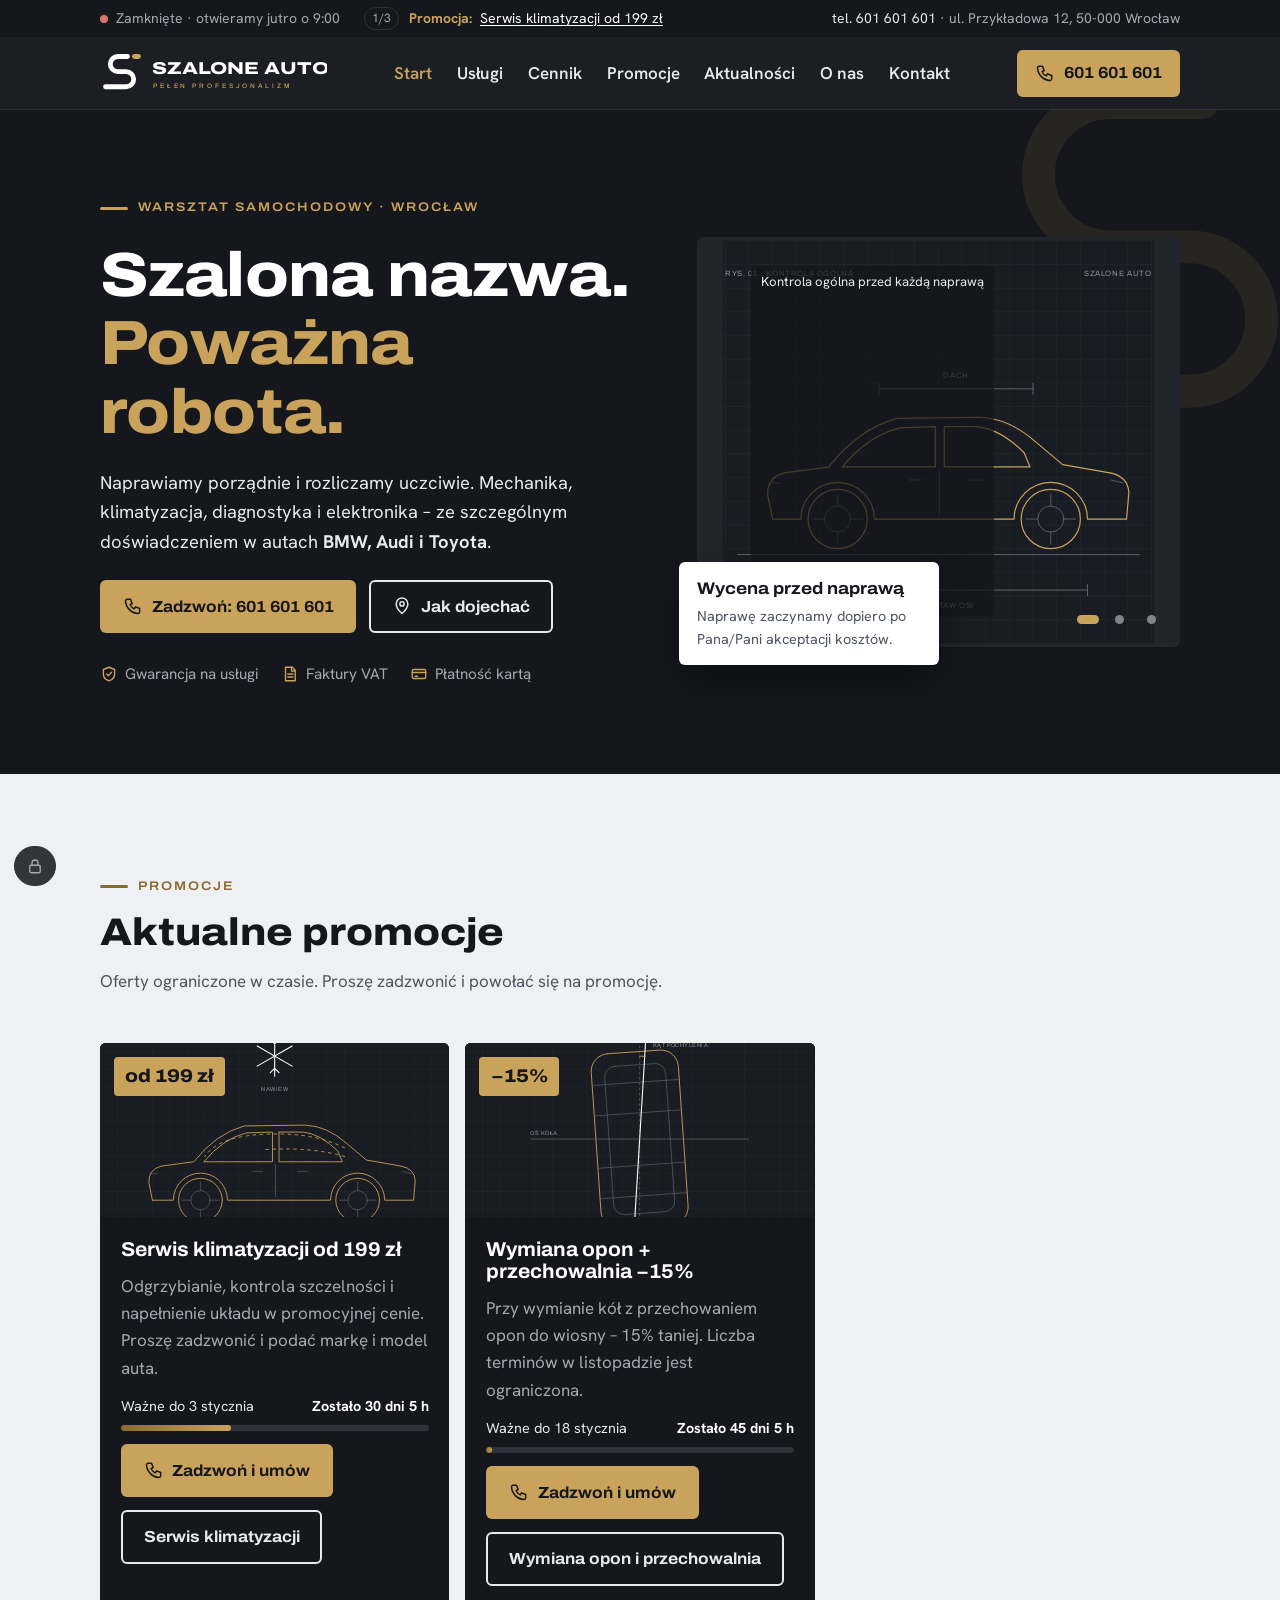
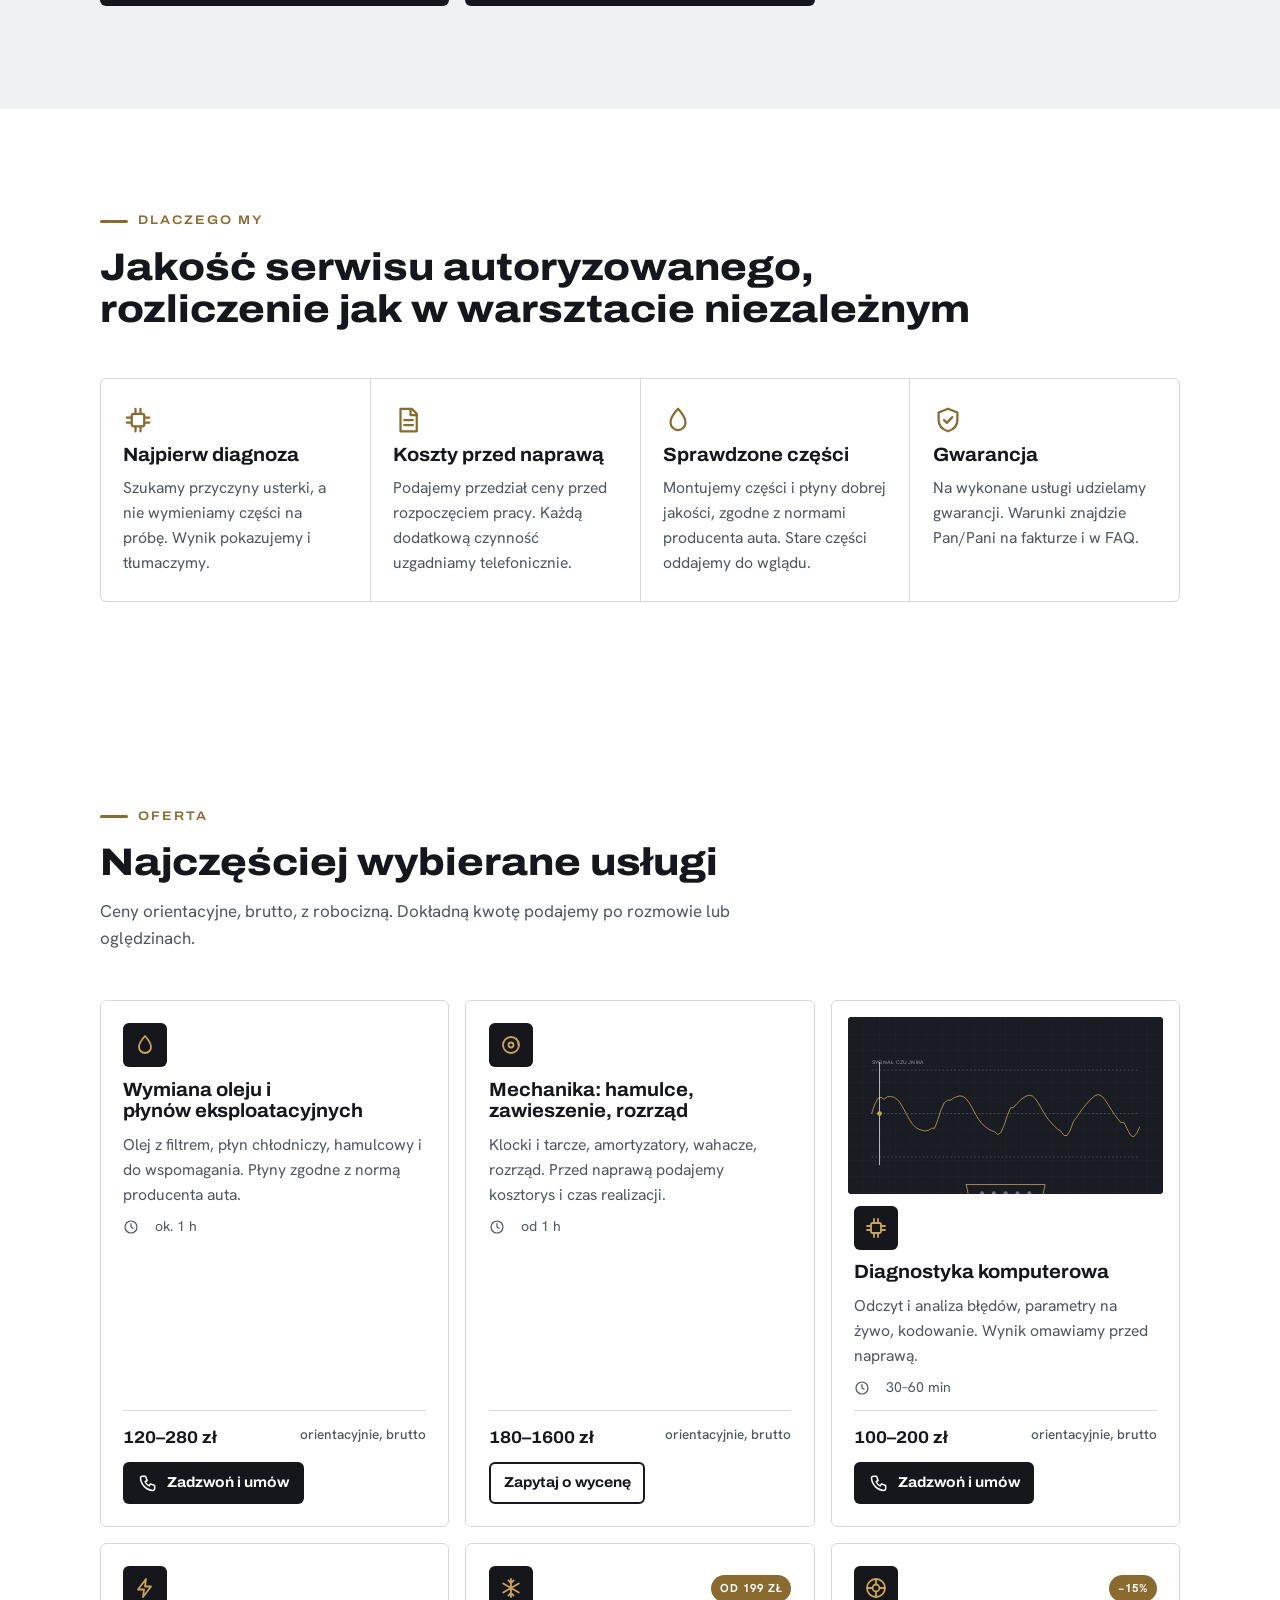
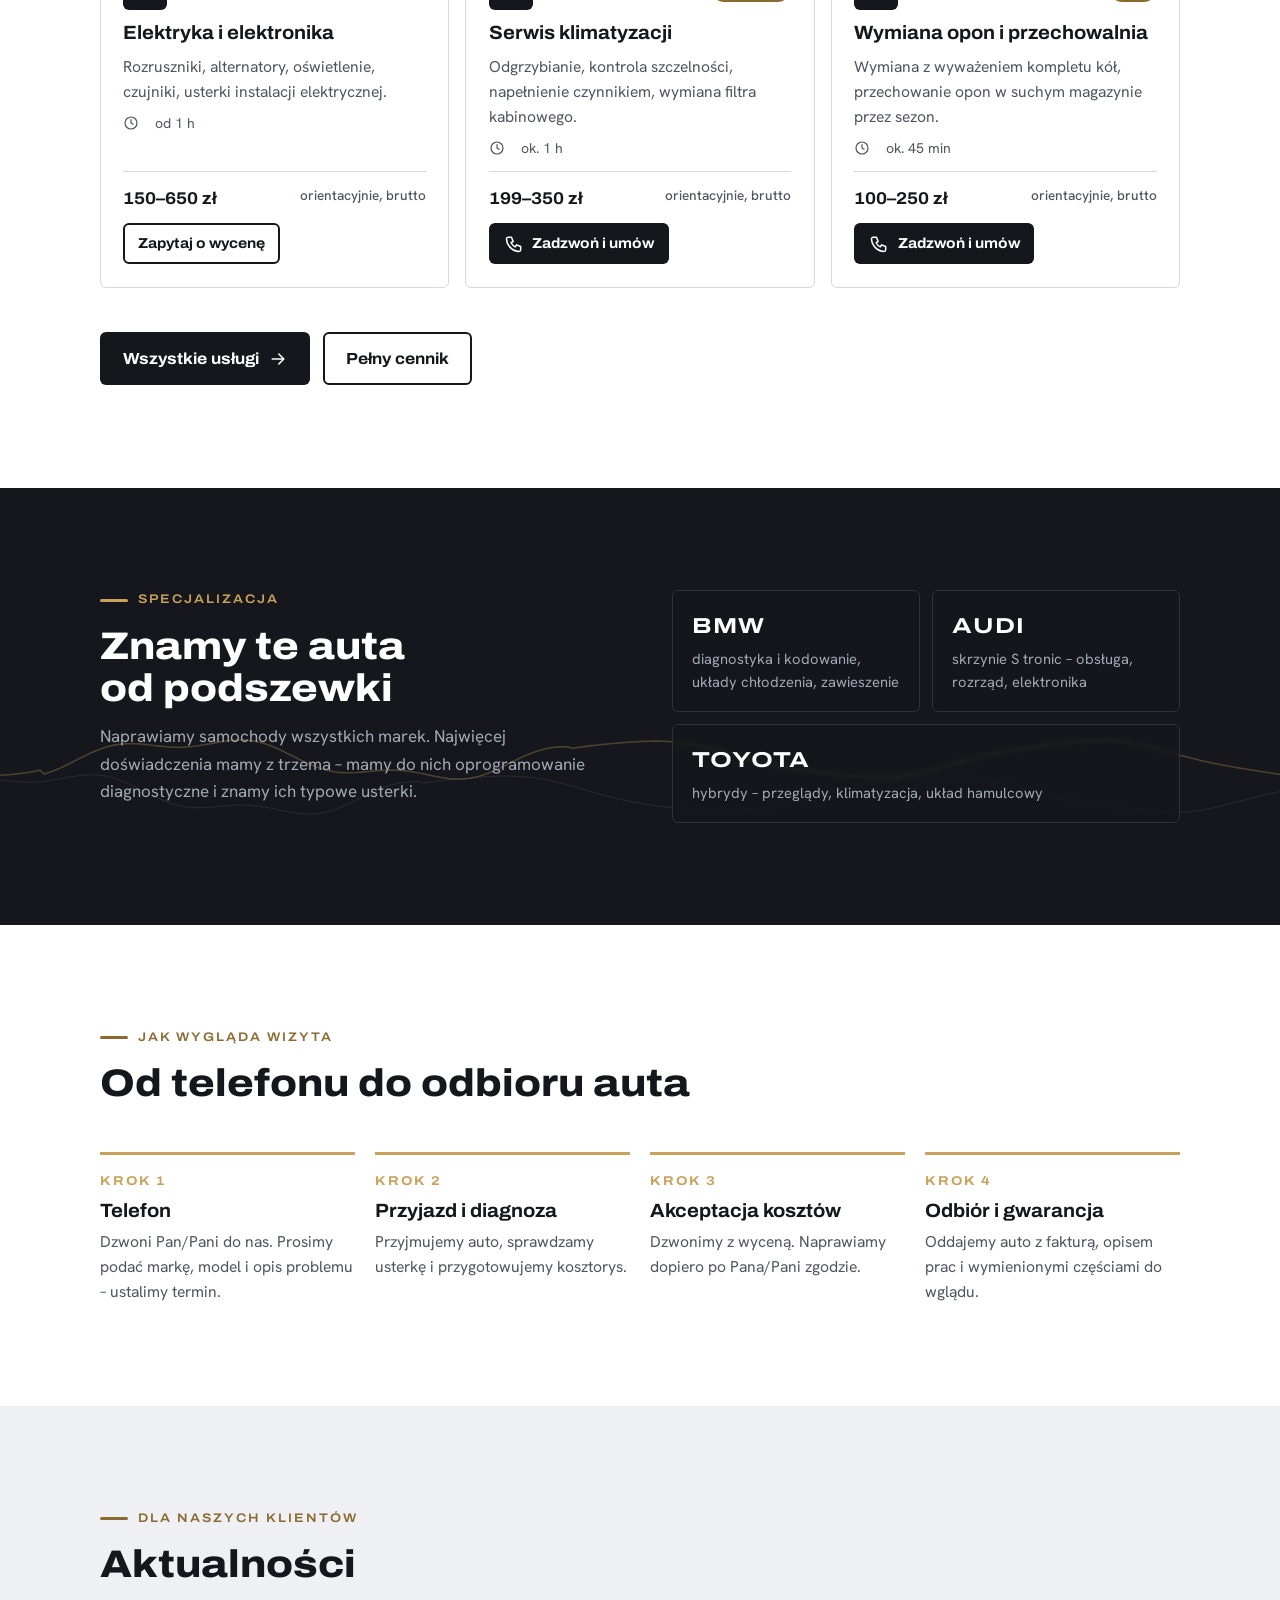
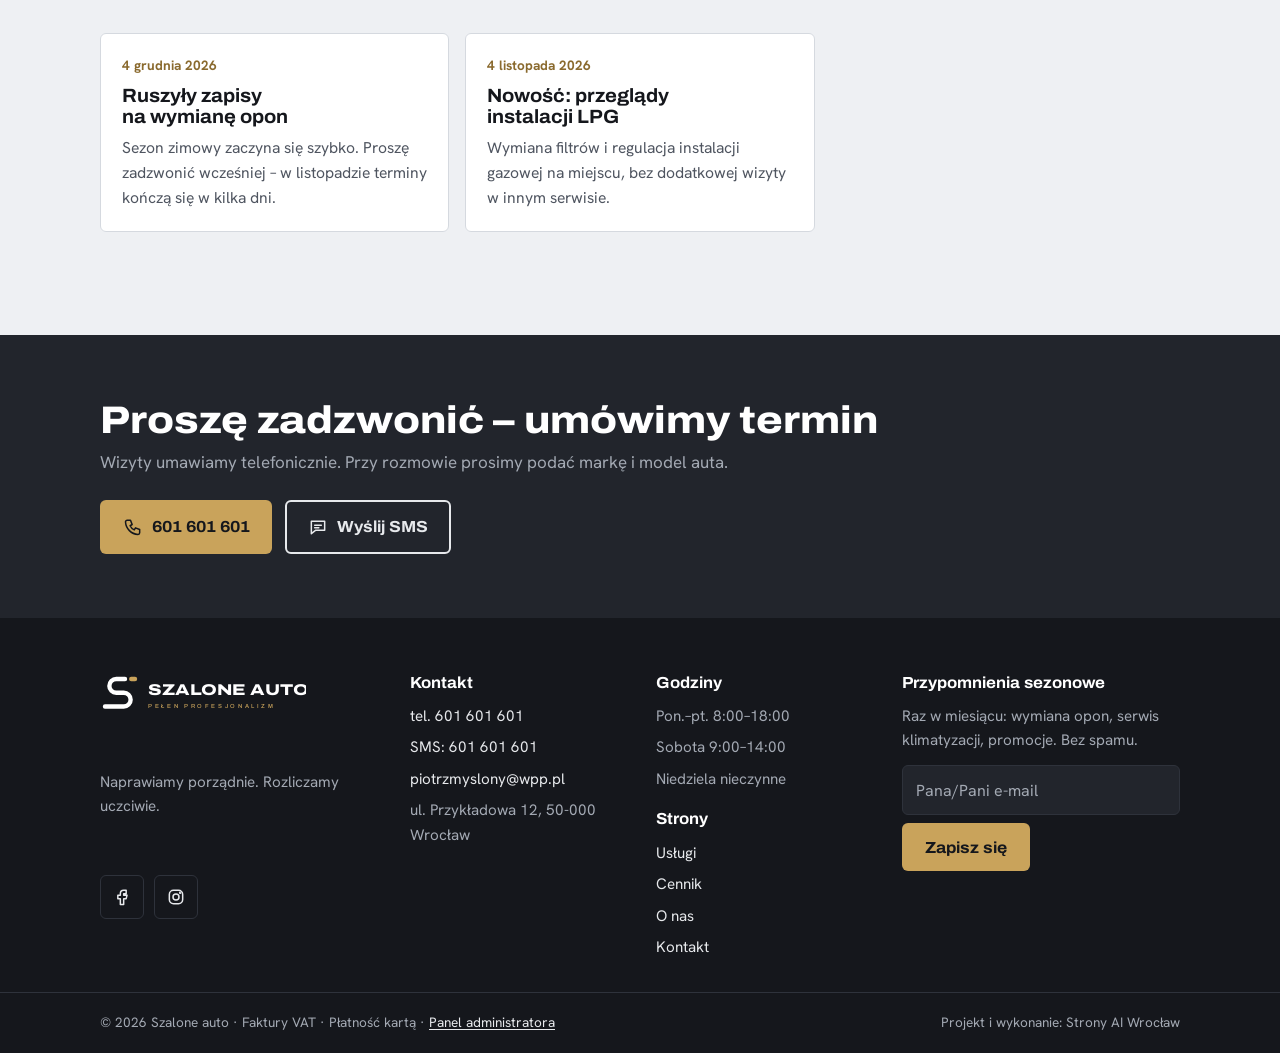
<file: public/index.html>
<!doctype html>
<html lang="pl">
<head>
<meta charset="utf-8">
<meta name="viewport" content="width=device-width, initial-scale=1, viewport-fit=cover">
<title>Szalone auto – warsztat samochodowy Wrocław</title>
<meta name="description" content="Niezależny warsztat samochodowy we Wrocławiu: mechanika, klimatyzacja, diagnostyka komputerowa, opony, LPG. Specjalizacja BMW, Audi, Toyota.">
<meta name="theme-color" content="#15171C">
<link rel="icon" href="data:image/svg+xml,%3Csvg xmlns='http://www.w3.org/2000/svg' viewBox='0 0 64 64'%3E%3Crect width='64' height='64' rx='12' fill='%2315171C'/%3E%3Cg transform='translate(8 8) scale(.75)' fill='none' stroke-linecap='round' stroke-linejoin='round' stroke-width='9'%3E%3Cpath d='M8 52H38A11 11 0 0 0 38 30H26A11 11 0 0 1 26 8H40' stroke='%23fff'/%3E%3Cpath d='M50 8H56' stroke='%23C9A35B'/%3E%3C/g%3E%3C/svg%3E">
<link rel="preconnect" href="https://fonts.googleapis.com">
<link rel="preconnect" href="https://fonts.gstatic.com" crossorigin>
<link rel="stylesheet" href="https://fonts.googleapis.com/css2?family=Archivo:wdth,wght@100,500;100,600;100,700;108,700;112,600;112,700;112,800;125,800&family=Hanken+Grotesk:wght@400;500;600;700&display=swap">
<style>
/* Szalone auto — styl strony
   Układ: grafitowe pasy (hero, CTA, stopka) przeplatane jasnymi, stalowymi sekcjami treści;
   mosiężna linia z logo prowadzi wzrok od nagłówka do przycisku „Zadzwoń”. */
:root {
  --grafit: #15171C;
  --grafit-2: #22252C;
  --grafit-3: #2E323B;
  --mosiadz: #C9A35B;        /* akcent na ciemnym tle (kontrast 7.6:1) */
  --mosiadz-ciemny: #8A6A2E; /* akcent/tekst na jasnym tle (5.0:1) */
  --stal: #EEF0F3;
  --bialy: #FFFFFF;
  --tekst: #15171C;
  --tekst-2: #4F5560;
  --linia: #D5D9DF;
  --na-ciemnym: #E7E9EC;
  --na-ciemnym-2: #A3A9B3;
  --promo: #8A6A2E;
  --nowosc: #1F5F4A;

  --f-display: "Archivo", "Arial Black", "Helvetica Neue", Arial, sans-serif;
  --f-body: "Hanken Grotesk", "Segoe UI", Roboto, Arial, sans-serif;

  --r: 6px;
  --max: 1160px;
  --gutter: clamp(16px, 4vw, 40px);
  color-scheme: light;
}

*, *::before, *::after { box-sizing: border-box; }
html { scroll-behavior: smooth; -webkit-text-size-adjust: 100%; }
@media (prefers-reduced-motion: reduce) { html { scroll-behavior: auto; } *, *::before, *::after { transition: none !important; animation: none !important; } }
body {
  margin: 0;
  font-family: var(--f-body);
  font-size: 1.0625rem;
  line-height: 1.6;
  color: var(--tekst);
  background: var(--bialy);
}
img { max-width: 100%; display: block; }
a { color: inherit; }
:focus-visible { outline: 3px solid var(--mosiadz); outline-offset: 3px; border-radius: 2px; }

h1, h2, h3 { font-family: var(--f-display); font-stretch: 112%; line-height: 1.1; text-wrap: balance; margin: 0; }
h1 { font-size: clamp(2.1rem, 5.4vw, 3.9rem); font-weight: 800; letter-spacing: -0.01em; }
h2 { font-size: clamp(1.6rem, 3.4vw, 2.4rem); font-weight: 800; }
h3 { font-size: 1.2rem; font-weight: 700; font-stretch: 105%; }
p { margin: 0; max-width: 65ch; }

.skip { position: absolute; left: -9999px; top: 0; background: var(--mosiadz); color: var(--grafit); padding: .6rem 1rem; z-index: 100; font-weight: 700; }
.skip:focus { left: 1rem; top: 1rem; }

.wrap { max-width: var(--max); margin-inline: auto; padding-inline: var(--gutter); }
.sekcja { padding-block: clamp(56px, 8vw, 104px); }
.sekcja--stal { background: var(--stal); }
.sekcja--ciemna { background: var(--grafit); color: var(--na-ciemnym); }
.sekcja--ciemna h2, .sekcja--ciemna h3 { color: var(--bialy); }

.etykieta {
  display: inline-flex; align-items: center; gap: .6rem;
  font-family: var(--f-display); font-stretch: 112%; font-weight: 600;
  font-size: .78rem; letter-spacing: .16em; text-transform: uppercase;
  color: var(--mosiadz-ciemny);
}
.etykieta::before { content: ""; width: 28px; height: 3px; border-radius: 3px; background: currentColor; }
.sekcja--ciemna .etykieta, .hero .etykieta, .podhero .etykieta { color: var(--mosiadz); }

.naglowek-sekcji { display: grid; gap: .9rem; margin-bottom: clamp(28px, 4vw, 48px); }
.naglowek-sekcji p { color: var(--tekst-2); }
.sekcja--ciemna .naglowek-sekcji p { color: var(--na-ciemnym-2); }

/* Przyciski */
.btn {
  display: inline-flex; align-items: center; justify-content: center; gap: .55rem;
  min-height: 48px; padding: .75rem 1.3rem; border-radius: var(--r);
  font-family: var(--f-display); font-stretch: 108%; font-weight: 700; font-size: 1rem;
  text-decoration: none; border: 2px solid transparent; cursor: pointer;
  transition: background-color .15s, color .15s, border-color .15s, transform .15s;
}
.btn svg { width: 20px; height: 20px; flex: none; }
.btn--glowny { background: var(--mosiadz); color: var(--grafit); }
.btn--glowny:hover { background: #D8B672; }
.btn--obrys { border-color: currentColor; color: inherit; background: transparent; }
.btn--obrys:hover { background: rgba(201,163,91,.12); }
.btn--ciemny { background: var(--grafit); color: var(--bialy); }
.btn--ciemny:hover { background: var(--grafit-3); }
.btn:active { transform: translateY(1px); }

/* Nagłówek */
.topbar { background: var(--grafit); color: var(--na-ciemnym-2); font-size: .875rem; }
.topbar .wrap { display: flex; flex-wrap: wrap; justify-content: space-between; gap: .4rem 1.5rem; padding-block: .45rem; }
.topbar a { color: var(--na-ciemnym); text-decoration: none; }
.topbar a:hover { color: var(--mosiadz); }
.status { display: inline-flex; align-items: center; gap: .5rem; }
.status i { width: 8px; height: 8px; border-radius: 50%; background: var(--na-ciemnym-2); }
.status[data-otwarte="tak"] i { background: #5FBF8F; box-shadow: 0 0 0 3px rgba(95,191,143,.2); }

.header { position: sticky; top: env(safe-area-inset-top, 0px); z-index: 50; background: rgba(21,23,28,.97); color: var(--bialy); border-bottom: 1px solid var(--grafit-3); }
.header .wrap { display: flex; align-items: center; justify-content: space-between; gap: 1rem; min-height: 72px; }
.logo { display: inline-flex; text-decoration: none; }
.logo svg { height: 44px; width: auto; }
.nav ul { list-style: none; margin: 0; padding: 0; display: flex; gap: .25rem; }
.nav a { display: block; padding: .6rem .8rem; text-decoration: none; font-weight: 600; color: var(--na-ciemnym); border-radius: var(--r); }
.nav a:hover { color: var(--bialy); background: var(--grafit-2); }
.nav a[aria-current="page"] { color: var(--mosiadz); }
.header .btn { min-height: 44px; padding: .55rem 1rem; }
.menu-btn { display: none; background: none; border: 1px solid var(--grafit-3); color: var(--bialy); border-radius: var(--r); width: 48px; height: 48px; cursor: pointer; }
.menu-btn svg { width: 24px; height: 24px; margin: auto; }

@media (max-width: 1100px) {
  .menu-btn { display: grid; }
  .header .btn--glowny { display: none; }
  .nav { position: absolute; left: 0; right: 0; top: 100%; background: var(--grafit); border-bottom: 1px solid var(--grafit-3); display: none; }
  .nav.otwarte { display: block; }
  .nav ul { flex-direction: column; padding: .5rem var(--gutter) 1rem; }
  .nav a { padding: .9rem .5rem; border-bottom: 1px solid var(--grafit-2); border-radius: 0; }
}

/* Hero */
.hero { background: var(--grafit); color: var(--na-ciemnym); position: relative; overflow: hidden; }
.hero .wrap { display: grid; grid-template-columns: 1.05fr .95fr; gap: clamp(28px, 5vw, 64px); align-items: center; padding-block: clamp(44px, 7vw, 88px); }
.hero h1 { color: var(--bialy); }
.hero h1 em { font-style: normal; color: var(--mosiadz); display: block; }
.hero__tekst { display: grid; gap: 1.4rem; min-width: 0; }
.hero__lead { font-size: 1.15rem; color: var(--na-ciemnym); }
.hero__cta { display: flex; flex-wrap: wrap; gap: .8rem; }
.hero__fakty { display: flex; flex-wrap: wrap; gap: .5rem 1.4rem; padding: 0; margin: .4rem 0 0; list-style: none; font-size: .95rem; color: var(--na-ciemnym-2); }
.hero__fakty li { display: inline-flex; align-items: center; gap: .45rem; }
.hero__fakty svg { width: 18px; height: 18px; color: var(--mosiadz); flex: none; }
.hero__foto { position: relative; min-width: 0; }
.hero__foto .foto { aspect-ratio: 4 / 3.4; border-radius: var(--r); }
.hero__karta {
  position: absolute; left: -18px; bottom: -18px; background: var(--bialy); color: var(--tekst);
  border-radius: var(--r); padding: .9rem 1.1rem; display: grid; gap: .1rem; box-shadow: 0 18px 40px rgba(0,0,0,.35);
  max-width: 260px;
}
.hero__karta strong { font-family: var(--f-display); font-stretch: 112%; font-size: 1.05rem; }
.hero__karta span { font-size: .9rem; color: var(--tekst-2); }
.hero__linia { position: absolute; right: -80px; top: -60px; width: 420px; opacity: .08; pointer-events: none; }
@media (max-width: 860px) {
  .hero .wrap { grid-template-columns: 1fr; }
  .hero__karta { left: 12px; bottom: 12px; }
}

.podhero { background: var(--grafit); color: var(--na-ciemnym); }
.podhero .wrap { padding-block: clamp(40px, 6vw, 72px); display: grid; gap: 1rem; }
.podhero h1 { color: var(--bialy); font-size: clamp(2rem, 4.6vw, 3.2rem); }
.podhero p { color: var(--na-ciemnym); font-size: 1.1rem; }
.okruszki { font-size: .875rem; color: var(--na-ciemnym-2); }
.okruszki a { color: var(--na-ciemnym-2); }

/* Placeholdery zdjęć: <img> zakrywa tło, gdy plik istnieje */
.foto {
  position: relative; overflow: hidden; margin: 0; background-color: var(--grafit-2);
  background-image:
    radial-gradient(120% 80% at 80% 10%, rgba(201,163,91,.18), transparent 60%),
    repeating-linear-gradient(135deg, rgba(255,255,255,.035) 0 2px, transparent 2px 14px);
  max-width: 100%;
}
.foto img { position: absolute; inset: 0; width: 100%; height: 100%; object-fit: cover; z-index: 1; }
.foto figcaption {
  position: absolute; left: 12px; right: 12px; bottom: 12px; z-index: 0;
  font-size: .78rem; line-height: 1.35; color: var(--na-ciemnym-2);
  display: flex; gap: .5rem; align-items: flex-start;
}
.foto figcaption::before { content: ""; flex: none; width: 16px; height: 12px; margin-top: 2px; border: 1.5px solid var(--mosiadz); border-radius: 2px; }

/* Wyróżniki */
.wyrozniki { display: grid; grid-template-columns: repeat(4, 1fr); gap: 1px; background: var(--linia); border: 1px solid var(--linia); border-radius: var(--r); overflow: hidden; }
.wyroznik { background: var(--bialy); padding: 1.6rem 1.4rem; display: grid; gap: .6rem; align-content: start; }
.wyroznik svg { width: 30px; height: 30px; color: var(--mosiadz-ciemny); }
.wyroznik p { color: var(--tekst-2); font-size: .98rem; }
@media (max-width: 900px) { .wyrozniki { grid-template-columns: repeat(2, 1fr); } }
@media (max-width: 520px) { .wyrozniki { grid-template-columns: 1fr; } }

/* Usługi */
.uslugi-siatka { display: grid; grid-template-columns: repeat(auto-fill, minmax(min(100%, 320px), 1fr)); gap: 16px; }
.usluga {
  background: var(--bialy); border: 1px solid var(--linia); border-radius: var(--r);
  padding: 1.4rem; display: grid; grid-template-rows: auto auto 1fr auto; gap: .7rem; min-width: 0;
  text-decoration: none; transition: border-color .15s, transform .15s;
}
a.usluga:hover { border-color: var(--mosiadz-ciemny); transform: translateY(-2px); }
.usluga__gora { display: flex; justify-content: space-between; align-items: center; gap: .6rem; }
.usluga__ikona { width: 44px; height: 44px; border-radius: var(--r); display: grid; place-items: center; background: var(--grafit); color: var(--mosiadz); }
.usluga__ikona svg { width: 24px; height: 24px; }
.usluga p { color: var(--tekst-2); font-size: .98rem; }
.usluga__cena { font-family: var(--f-display); font-stretch: 108%; font-weight: 700; font-variant-numeric: tabular-nums; border-top: 1px solid var(--linia); padding-top: .8rem; display: flex; justify-content: space-between; gap: .5rem; flex-wrap: wrap; }
.usluga__cena small { font-family: var(--f-body); font-weight: 500; color: var(--tekst-2); font-size: .85rem; }
.znaczek { font-size: .72rem; font-weight: 700; letter-spacing: .08em; text-transform: uppercase; padding: .25rem .55rem; border-radius: 99px; white-space: nowrap; }
.znaczek--promo { background: var(--promo); color: var(--bialy); }
.znaczek--nowosc { background: var(--nowosc); color: var(--bialy); }

.kategoria { display: grid; gap: 1.2rem; padding-block: 2rem; border-top: 1px solid var(--linia); }
.kategoria:first-of-type { border-top: 0; padding-top: 0; }
.kategoria__opis { display: flex; flex-wrap: wrap; justify-content: space-between; align-items: end; gap: .5rem 2rem; }
.kategoria__opis p { color: var(--tekst-2); }

/* Marki */
.marki { display: flex; flex-wrap: wrap; gap: 12px; padding: 0; margin: 0; list-style: none; }
.marki li { flex: 1 1 180px; border: 1px solid var(--grafit-3); border-radius: var(--r); padding: 1.1rem 1.2rem; display: grid; gap: .2rem; }
.marki strong { font-family: var(--f-display); font-stretch: 125%; font-size: 1.35rem; color: var(--bialy); letter-spacing: .04em; }
.marki span { color: var(--na-ciemnym-2); font-size: .92rem; }

/* Kroki wizyty (prawdziwa kolejność) */
.kroki { display: grid; grid-template-columns: repeat(4, 1fr); gap: 20px; counter-reset: k; padding: 0; margin: 0; list-style: none; }
.kroki li { counter-increment: k; display: grid; gap: .5rem; align-content: start; padding-top: 1rem; border-top: 3px solid var(--mosiadz); }
.kroki li::before { content: "Krok " counter(k); font-family: var(--f-display); font-stretch: 112%; font-weight: 700; font-size: .8rem; letter-spacing: .14em; text-transform: uppercase; color: var(--mosiadz); }
.kroki p { color: var(--na-ciemnym-2); font-size: .98rem; }
@media (max-width: 860px) { .kroki { grid-template-columns: 1fr 1fr; } }
@media (max-width: 520px) { .kroki { grid-template-columns: 1fr; } }

/* Dwie kolumny */
.dwie { display: grid; grid-template-columns: 1fr 1fr; gap: clamp(28px, 5vw, 64px); align-items: start; }
.dwie > * { min-width: 0; }
@media (max-width: 860px) { .dwie { grid-template-columns: 1fr; } }
.lista-check { list-style: none; padding: 0; margin: 0; display: grid; gap: .6rem; }
.lista-check li { display: grid; grid-template-columns: 22px 1fr; gap: .6rem; }
.lista-check svg { width: 20px; height: 20px; margin-top: 3px; color: var(--mosiadz-ciemny); }
.sekcja--ciemna .lista-check svg { color: var(--mosiadz); }

/* Aktualności */
.aktualnosci { display: grid; grid-template-columns: repeat(3, 1fr); gap: 16px; }
.wpis { display: grid; gap: .5rem; padding: 1.3rem; background: var(--bialy); border-radius: var(--r); border: 1px solid var(--linia); align-content: start; }
.wpis time { font-size: .85rem; color: var(--mosiadz-ciemny); font-weight: 700; font-variant-numeric: tabular-nums; }
.wpis p { color: var(--tekst-2); font-size: .98rem; }
@media (max-width: 860px) { .aktualnosci { grid-template-columns: 1fr; } }

/* Opinie */
.opinie { display: grid; grid-template-columns: repeat(3, 1fr); gap: 16px; }
.opinia { border: 1px dashed var(--linia); border-radius: var(--r); padding: 1.3rem; display: grid; gap: .7rem; background: var(--bialy); align-content: start; }
.opinia p { color: var(--tekst-2); }
.opinia footer { font-size: .88rem; font-weight: 700; }
.uzupelnij { background: #FFF4D6; color: #5A4310; font-size: .8rem; font-weight: 700; padding: .15rem .45rem; border-radius: 4px; display: inline-block; }
@media (max-width: 860px) { .opinie { grid-template-columns: 1fr; } }

/* Zespół i galeria */
.zespol { display: grid; grid-template-columns: repeat(4, 1fr); gap: 16px; }
.osoba { display: grid; gap: .6rem; align-content: start; }
.osoba .foto { aspect-ratio: 4 / 5; border-radius: var(--r); }
.osoba span { color: var(--tekst-2); font-size: .95rem; }
@media (max-width: 900px) { .zespol { grid-template-columns: repeat(2, 1fr); } }
.galeria { display: grid; grid-template-columns: repeat(3, 1fr); gap: 12px; }
.galeria .foto { aspect-ratio: 4 / 3; border-radius: var(--r); }
.galeria .foto--duze { grid-column: span 2; grid-row: span 2; aspect-ratio: auto; min-height: 260px; }
@media (max-width: 640px) { .galeria { grid-template-columns: 1fr 1fr; } .galeria .foto--duze { grid-column: span 2; grid-row: auto; aspect-ratio: 4 / 3; } }

/* Cennik */
.tabela-wrap { overflow-x: auto; border: 1px solid var(--linia); border-radius: var(--r); background: var(--bialy); }
table { width: 100%; border-collapse: collapse; font-size: 1rem; }
caption { text-align: left; padding: 1rem 1.2rem; font-family: var(--f-display); font-stretch: 112%; font-weight: 700; font-size: 1.1rem; background: var(--grafit); color: var(--bialy); }
th, td { text-align: left; padding: .85rem 1.2rem; border-top: 1px solid var(--linia); vertical-align: top; }
thead th { font-size: .78rem; letter-spacing: .1em; text-transform: uppercase; color: var(--tekst-2); border-top: 0; background: var(--stal); }
td.kwota, th.kwota { text-align: right; white-space: nowrap; font-variant-numeric: tabular-nums; font-weight: 700; }
td small { display: block; color: var(--tekst-2); font-size: .88rem; }
.cennik-tabele { display: grid; gap: 20px; }
.przypis { font-size: .92rem; color: var(--tekst-2); }

/* Pakiety */
.pakiety { display: grid; grid-template-columns: repeat(3, 1fr); gap: 16px; align-items: stretch; }
.pakiet { border: 1px solid var(--linia); border-radius: var(--r); padding: 1.5rem; display: grid; grid-template-rows: auto auto auto 1fr auto; gap: .9rem; background: var(--bialy); }
.pakiet--wyrozniony { background: var(--grafit); color: var(--na-ciemnym); border-color: var(--grafit); }
.pakiet--wyrozniony h3 { color: var(--bialy); }
.pakiet--wyrozniony .lista-check svg { color: var(--mosiadz); }
.pakiet__cena { font-family: var(--f-display); font-stretch: 112%; font-size: 1.9rem; font-weight: 800; font-variant-numeric: tabular-nums; }
.pakiet__cena small { font-family: var(--f-body); font-size: .9rem; font-weight: 500; color: var(--tekst-2); }
.pakiet--wyrozniony .pakiet__cena small { color: var(--na-ciemnym-2); }
.pakiet > p { font-size: .98rem; color: var(--tekst-2); }
.pakiet--wyrozniony > p { color: var(--na-ciemnym-2); }
@media (max-width: 900px) { .pakiety { grid-template-columns: 1fr; } }

/* FAQ */
.faq { display: grid; gap: 10px; max-width: 860px; }
.faq details { border: 1px solid var(--linia); border-radius: var(--r); background: var(--bialy); }
.faq summary { cursor: pointer; padding: 1.1rem 1.2rem; font-weight: 700; list-style: none; display: flex; justify-content: space-between; gap: 1rem; }
.faq summary::-webkit-details-marker { display: none; }
.faq summary::after { content: "+"; font-family: var(--f-display); font-size: 1.4rem; line-height: 1; color: var(--mosiadz-ciemny); }
.faq details[open] summary::after { content: "–"; }
.faq details p { padding: 0 1.2rem 1.2rem; color: var(--tekst-2); }

/* Kontakt */
.kontakt-siatka { display: grid; grid-template-columns: 1fr 1fr; gap: 16px; }
.kafel { border: 1px solid var(--linia); border-radius: var(--r); padding: 1.4rem; display: grid; gap: .7rem; align-content: start; background: var(--bialy); min-width: 0; }
.kafel--ciemny { background: var(--grafit); color: var(--na-ciemnym); border-color: var(--grafit); }
.kafel--ciemny h3 { color: var(--bialy); }
.duzy-numer { font-family: var(--f-display); font-stretch: 112%; font-size: clamp(1.6rem, 4vw, 2.1rem); font-weight: 800; color: var(--bialy); text-decoration: none; font-variant-numeric: tabular-nums; }
.akcje { display: flex; flex-wrap: wrap; gap: .6rem; }
.godziny { width: 100%; border-collapse: collapse; font-variant-numeric: tabular-nums; }
.godziny td, .godziny th { border-top: 1px solid var(--linia); padding: .55rem 0; font-size: 1rem; }
.godziny th { font-weight: 500; }
.godziny td { text-align: right; font-weight: 700; }
.godziny tr.dzis th, .godziny tr.dzis td { color: var(--mosiadz-ciemny); }
.godziny tr:first-child th, .godziny tr:first-child td { border-top: 0; }
@media (max-width: 760px) { .kontakt-siatka { grid-template-columns: 1fr; } }

.mapa { position: relative; border-radius: var(--r); overflow: hidden; background: var(--grafit-2); min-height: 340px; display: grid; place-items: center; color: var(--na-ciemnym); }
.mapa svg.trasa { position: absolute; inset: 0; width: 100%; height: 100%; }
.mapa__info { position: relative; z-index: 1; display: grid; gap: .8rem; justify-items: center; text-align: center; padding: 1.5rem; }
.mapa__info strong { font-family: var(--f-display); font-stretch: 112%; font-size: 1.2rem; color: var(--bialy); }
.mapa iframe { position: absolute; inset: 0; width: 100%; height: 100%; border: 0; z-index: 2; }

/* Formularze */
.formularz { display: grid; gap: 1rem; }
.pola { display: grid; grid-template-columns: 1fr 1fr; gap: 1rem; }
@media (max-width: 560px) { .pola { grid-template-columns: 1fr; } }
.pole { display: grid; gap: .35rem; min-width: 0; }
.pole label { font-weight: 700; font-size: .95rem; }
.pole .pomoc { font-size: .85rem; color: var(--tekst-2); }
input, select, textarea {
  font: inherit; font-size: 1rem; color: var(--tekst); background: var(--bialy);
  border: 1.5px solid #B9BFC8; border-radius: var(--r); padding: .7rem .8rem; min-height: 48px; width: 100%;
}
textarea { min-height: 120px; resize: vertical; }
input:focus, select:focus, textarea:focus { outline: 3px solid rgba(201,163,91,.55); border-color: var(--mosiadz-ciemny); }
.zgoda { display: grid; grid-template-columns: 22px 1fr; gap: .6rem; font-size: .9rem; color: var(--tekst-2); }
.zgoda input { min-height: 0; width: 20px; height: 20px; margin-top: 2px; }
.komunikat { padding: .9rem 1rem; border-radius: var(--r); background: #E6F2EC; color: #1F5F4A; font-weight: 600; }

/* Pas CTA */
.pas-cta { background: var(--grafit-2); color: var(--na-ciemnym); }
.pas-cta .wrap { display: flex; flex-wrap: wrap; align-items: center; justify-content: space-between; gap: 1.5rem; padding-block: clamp(40px, 6vw, 64px); }
.pas-cta h2 { color: var(--bialy); }
.pas-cta p { color: var(--na-ciemnym-2); margin-top: .5rem; }

/* Stopka */
.stopka { background: var(--grafit); color: var(--na-ciemnym-2); font-size: .95rem; padding-bottom: 88px; }
.stopka .wrap { display: grid; grid-template-columns: 1.3fr 1fr 1fr 1.3fr; gap: 32px; padding-block: 56px 32px; }
.stopka h3 { color: var(--bialy); font-size: 1rem; margin-bottom: .8rem; }
.stopka ul { list-style: none; margin: 0; padding: 0; display: grid; gap: .45rem; }
.stopka a { color: var(--na-ciemnym); text-decoration: none; }
.stopka a:hover { color: var(--mosiadz); text-decoration: underline; }
.stopka .logo svg { height: 40px; }
.stopka__dol { border-top: 1px solid var(--grafit-3); }
.stopka__dol .wrap { display: flex; flex-wrap: wrap; justify-content: space-between; gap: .6rem; padding-block: 1.2rem; grid-template-columns: none; font-size: .85rem; }
.social { display: flex; gap: .6rem; }
.social a { width: 44px; height: 44px; display: grid; place-items: center; border: 1px solid var(--grafit-3); border-radius: var(--r); }
.social svg { width: 20px; height: 20px; }
.newsletter { display: flex; gap: .5rem; flex-wrap: wrap; }
.newsletter input { flex: 1 1 180px; background: var(--grafit-2); color: var(--bialy); border-color: var(--grafit-3); }
.newsletter input::placeholder { color: var(--na-ciemnym-2); }
.newsletter .komunikat { flex-basis: 100%; }
@media (max-width: 900px) { .stopka .wrap { grid-template-columns: 1fr 1fr; } }
@media (max-width: 560px) { .stopka .wrap { grid-template-columns: 1fr; } }
@media (min-width: 1101px) { .stopka { padding-bottom: 0; } }

/* Dolny pasek na telefonie */
.pasek-mobilny {
  position: fixed; left: 0; right: 0; bottom: 0; z-index: 60; display: grid; grid-template-columns: 1.4fr 1fr 1fr;
  background: var(--grafit); border-top: 1px solid var(--grafit-3);
  padding: 8px 8px calc(8px + env(safe-area-inset-bottom, 0px)); gap: 8px;
}
.pasek-mobilny a { min-height: 52px; display: flex; flex-direction: column; align-items: center; justify-content: center; gap: 2px; border-radius: var(--r); text-decoration: none; font-weight: 700; font-size: .82rem; color: var(--bialy); background: var(--grafit-2); }
.pasek-mobilny a:first-child { background: var(--mosiadz); color: var(--grafit); flex-direction: row; gap: .5rem; font-size: 1rem; }
.pasek-mobilny svg { width: 20px; height: 20px; }
@media (min-width: 1101px) { .pasek-mobilny { display: none; } }

.notka-demo { font-size: .85rem; color: var(--tekst-2); margin-top: 1rem; }
.mt { margin-top: clamp(28px, 4vw, 44px); }
.centr { display: flex; flex-wrap: wrap; gap: .8rem; }
.sr { position: absolute; width: 1px; height: 1px; overflow: hidden; clip: rect(0 0 0 0); white-space: nowrap; }

/* poprawki po przeglądzie */
blockquote.opinia { margin: 0; }
.hero__foto figcaption { top: 12px; bottom: auto; }
.mapa__info { background: rgba(21,23,28,.86); border-radius: var(--r); margin: 16px; }
@media (max-width: 600px) { .topbar__adres { display: none; } }

/* ===== Elementy dynamiczne ===== */
.acc { font-style: normal; color: var(--mosiadz-ciemny); }
.hero .acc, .podhero .acc, .sekcja--ciemna .acc { color: var(--mosiadz); }
.tekst-bogaty { display: grid; gap: .9rem; }

/* Pasek komunikatów */
.topbar .wrap { align-items: center; }
.ticker { display: flex; align-items: center; gap: .6rem; min-width: 0; flex: 1 1 320px; }
.ticker__licz { font-variant-numeric: tabular-nums; font-size: .75rem; color: var(--na-ciemnym-2); border: 1px solid var(--grafit-3); border-radius: 99px; padding: .05rem .45rem; flex: none; }
.ticker__okno { position: relative; overflow: hidden; height: 1.5em; flex: 1; min-width: 0; }
.ticker__el { position: absolute; inset: 0; display: flex; gap: .5rem; align-items: center; white-space: nowrap; overflow: hidden; text-overflow: ellipsis; transform: translateY(110%); opacity: 0; transition: transform .5s cubic-bezier(.2,.7,.2,1), opacity .5s; }
.ticker__el.on { transform: none; opacity: 1; }
.ticker__el.off { transform: translateY(-110%); opacity: 0; }
.ticker__el b { color: var(--mosiadz); font-weight: 700; }
.ticker__el a { color: var(--bialy); text-decoration: underline; text-underline-offset: 2px; overflow: hidden; text-overflow: ellipsis; }
.status { white-space: nowrap; }
.status i { width: 8px; height: 8px; border-radius: 50%; flex: none; background: #D9776B; }
.status[data-stan="otwarte"] i { background: #5FBF8F; animation: puls 2s infinite; }
.status[data-stan="wkrotce"] i { background: #E0B347; animation: puls 2s infinite; }
@keyframes puls { 0% { box-shadow: 0 0 0 0 rgba(95,191,143,.55); } 70% { box-shadow: 0 0 0 7px rgba(95,191,143,0); } 100% { box-shadow: 0 0 0 0 rgba(95,191,143,0); } }
.status-duzy { display: inline-flex; align-items: center; gap: .6rem; padding: .5rem .9rem; border-radius: 99px; font-weight: 700; font-size: .95rem; background: #FBE9E6; color: #8E2F22; }
.status-duzy i { width: 10px; height: 10px; border-radius: 50%; background: currentColor; }
.status-duzy[data-stan="otwarte"] { background: #E3F3EA; color: #1F6B45; }
.status-duzy[data-stan="otwarte"] i { animation: puls 2s infinite; }
.status-duzy[data-stan="wkrotce"] { background: #FCF1D6; color: #7A5A0E; }

/* Slider w nagłówku */
.slider { position: relative; aspect-ratio: 4 / 3.4; border-radius: var(--r); overflow: hidden; background: var(--grafit-2); max-width: 100%; }
.slajd { position: absolute; inset: 0; opacity: 0; transition: opacity 1.2s ease; }
.slajd.on { opacity: 1; z-index: 1; }
.slajd > img, .slajd > .bp { position: absolute; inset: 0; width: 100%; height: 100%; object-fit: cover; transform: scale(1.0); transition: transform 7s ease-out; }
.slajd.on > img, .slajd.on > .bp { transform: scale(1.07); }
.slajd figcaption { position: absolute; left: 14px; bottom: 14px; z-index: 2; font-size: .82rem; color: var(--na-ciemnym); background: rgba(21,23,28,.72); padding: .3rem .6rem; border-radius: 4px; max-width: calc(100% - 28px); }
.kropki { position: absolute; right: 14px; bottom: 14px; z-index: 3; display: flex; gap: 4px; }
.kropki button { width: 28px; height: 28px; border: 0; background: none; padding: 0; cursor: pointer; display: grid; place-items: center; }
.kropki button::after { content: ""; width: 9px; height: 9px; border-radius: 99px; background: rgba(255,255,255,.45); transition: width .3s, background .3s; }
.kropki button[aria-current="true"]::after { width: 22px; background: var(--mosiadz); }

/* Grafiki techniczne (rysunki SVG w stylu dokumentacji serwisowej) */
.bp { display: block; background: #191C22; }
.bp .l { fill: none; stroke: #C9A35B; stroke-width: 2; stroke-linecap: round; stroke-linejoin: round; }
.bp .l2 { fill: none; stroke: #6E7480; stroke-width: 1.2; stroke-linecap: round; }
.bp .siatka { stroke: #262A32; stroke-width: 1; }
.bp .wym { fill: none; stroke: #8C929C; stroke-width: 1; }
.bp text { font-family: var(--f-display); font-size: 13px; fill: #8C929C; letter-spacing: .08em; }
.bp .hl { fill: none; stroke: #FFFFFF; stroke-width: 2.5; stroke-linecap: round; stroke-linejoin: round; }
.bp .rys { stroke-dasharray: 1; stroke-dashoffset: 0; }
.slajd.on .bp .rys, .bp.anim .rys { animation: rysuj 2.6s cubic-bezier(.4,.1,.2,1) both; }
@keyframes rysuj { from { stroke-dashoffset: 1; } to { stroke-dashoffset: 0; } }
.bp .skan { animation: skan 3.2s ease-in-out infinite alternate; }
@keyframes skan { from { transform: translateX(0); } to { transform: translateX(var(--skan, 300px)); } }
.bp .obrot { transform-box: fill-box; transform-origin: center; animation: obrot 8s linear infinite; }
@keyframes obrot { to { transform: rotate(360deg); } }
.bp .przeplyw { stroke-dasharray: 6 10; animation: przeplyw 1.4s linear infinite; }
@keyframes przeplyw { to { stroke-dashoffset: -32; } }
.bp .migaj { animation: migaj 1.6s ease-in-out infinite; }
@keyframes migaj { 50% { opacity: .25; } }

/* Hero – animacja linii S */
.hero__linia path { stroke-dasharray: 140; animation: rysuj-s 2.4s .2s cubic-bezier(.5,0,.2,1) both; }
@keyframes rysuj-s { from { stroke-dashoffset: 140; } to { stroke-dashoffset: 0; } }
.hero__linia { opacity: .1; }
.hero__karta { animation: unies 5s ease-in-out infinite alternate; z-index: 4; }
@keyframes unies { from { transform: translateY(0); } to { transform: translateY(-6px); } }

/* Odsłanianie przy przewijaniu: tylko przesunięcie, treść zawsze widoczna */
.odslon { transition: transform .7s cubic-bezier(.2,.7,.2,1); }
.odslon.czeka { transform: translateY(18px); }

/* Karty – mikrointerakcje */
.usluga, .wpis, .pakiet, .promo { position: relative; }
.usluga::after, .wpis::after { content: ""; position: absolute; left: 1.4rem; right: 1.4rem; bottom: -1px; height: 2px; background: var(--mosiadz-ciemny); transform: scaleX(0); transform-origin: left; transition: transform .35s ease; }
.usluga:hover::after, .wpis:hover::after, .usluga:focus-within::after { transform: scaleX(1); }
.usluga:hover .usluga__ikona svg { animation: drgnij .5s ease; }
@keyframes drgnij { 30% { transform: rotate(-10deg); } 60% { transform: rotate(8deg); } }
.usluga__foto { aspect-ratio: 16 / 9; border-radius: 4px; overflow: hidden; margin: -.4rem -.4rem 0; background: var(--grafit-2); }
.usluga__foto img, .usluga__foto .bp { width: 100%; height: 100%; object-fit: cover; }
.usluga__akcje { display: flex; flex-wrap: wrap; gap: .5rem; }
.usluga__akcje .btn { min-height: 40px; padding: .45rem .8rem; font-size: .9rem; }
.usluga__meta { font-size: .88rem; color: var(--tekst-2); display: flex; gap: .3rem 1rem; flex-wrap: wrap; }
.znaczki { display: flex; gap: .35rem; flex-wrap: wrap; justify-content: flex-end; }
.znaczek--wlasny { background: var(--grafit); color: var(--mosiadz); }
.znaczek--promo { animation: blysk 3s ease-in-out infinite; }
@keyframes blysk { 50% { box-shadow: 0 0 0 4px rgba(138,106,46,.18); } }

/* Promocje */
.promocje { display: grid; grid-template-columns: repeat(auto-fill, minmax(min(100%, 340px), 1fr)); gap: 16px; }
.promo { background: var(--grafit); color: var(--na-ciemnym); border-radius: var(--r); overflow: hidden; display: grid; grid-template-rows: auto 1fr; }
.promo__foto { aspect-ratio: 16 / 8; position: relative; background: var(--grafit-2); }
.promo__foto img, .promo__foto .bp { width: 100%; height: 100%; object-fit: cover; }
.promo__plak { position: absolute; left: 14px; top: 14px; background: var(--mosiadz); color: var(--grafit); font-family: var(--f-display); font-stretch: 112%; font-weight: 800; font-size: 1.15rem; padding: .3rem .7rem; border-radius: 4px; }
.promo__tresc { padding: 1.3rem; display: grid; gap: .8rem; align-content: start; }
.promo__tresc h3 { color: var(--bialy); font-size: 1.25rem; }
.promo__tresc p { color: var(--na-ciemnym-2); }
.promo__termin { display: grid; gap: .45rem; font-size: .9rem; }
.promo__termin div { display: flex; justify-content: space-between; gap: .5rem; flex-wrap: wrap; }
.promo__termin strong { color: var(--bialy); font-variant-numeric: tabular-nums; }
.postep { height: 6px; background: var(--grafit-3); border-radius: 99px; overflow: hidden; }
.postep i { display: block; height: 100%; background: linear-gradient(90deg, var(--mosiadz-ciemny), var(--mosiadz)); border-radius: 99px; transform-origin: left; animation: wypelnij 1.4s cubic-bezier(.2,.7,.2,1) both; }
@keyframes wypelnij { from { transform: scaleX(0); } }

/* Galeria: filtry i lightbox */
.filtry { display: flex; flex-wrap: wrap; gap: .5rem; margin-bottom: 1.2rem; }
.filtr { min-height: 40px; padding: .4rem .9rem; border-radius: 99px; border: 1.5px solid var(--linia); background: var(--bialy); font: inherit; font-weight: 600; font-size: .92rem; cursor: pointer; color: var(--tekst); }
.filtr[aria-pressed="true"] { background: var(--grafit); color: var(--bialy); border-color: var(--grafit); }
.galeria button.foto { border: 0; padding: 0; cursor: zoom-in; width: 100%; display: block; text-align: left; font: inherit; }
.galeria .foto .bp, .galeria .foto img { transition: transform .5s ease; }
.galeria button.foto:hover .bp, .galeria button.foto:hover img { transform: scale(1.04); }
.galeria .foto figcaption, .galeria .foto .podpis { z-index: 2; }
.galeria .podpis { position: absolute; left: 0; right: 0; bottom: 0; padding: .7rem .9rem; font-size: .85rem; color: var(--bialy); background: linear-gradient(transparent, rgba(21,23,28,.85)); }
.lightbox { position: fixed; inset: 0; z-index: 900; background: rgba(12,13,16,.94); display: grid; grid-template-rows: auto 1fr auto; padding: max(16px, env(safe-area-inset-top, 0px)) 16px max(16px, env(safe-area-inset-bottom, 0px)); color: var(--na-ciemnym); }
.lightbox__gora { display: flex; justify-content: space-between; align-items: center; gap: 1rem; }
.lightbox__obraz { display: grid; place-items: center; min-height: 0; position: relative; }
.lightbox__obraz img, .lightbox__obraz .bp { max-width: min(1100px, 100%); max-height: 100%; width: auto; height: auto; object-fit: contain; border-radius: 4px; }
.lightbox__obraz .bp { width: min(1000px, 100%); aspect-ratio: 4 / 3; height: auto; }
.lightbox__nav { position: absolute; top: 50%; transform: translateY(-50%); width: 52px; height: 52px; border-radius: 50%; border: 1px solid var(--grafit-3); background: rgba(21,23,28,.8); color: var(--bialy); cursor: pointer; display: grid; place-items: center; }
.lightbox__nav svg { width: 22px; height: 22px; }
.lightbox__nav--l { left: 0; } .lightbox__nav--l svg { transform: rotate(180deg); }
.lightbox__nav--p { right: 0; }
.lightbox__x { width: 48px; height: 48px; border-radius: var(--r); border: 1px solid var(--grafit-3); background: none; color: var(--bialy); font-size: 1.6rem; cursor: pointer; }
.lightbox__dol { text-align: center; padding-top: .8rem; }

/* Monogram w miejsce zdjęcia osoby */
.monogram { position: absolute; inset: 0; display: grid; place-items: center; font-family: var(--f-display); font-stretch: 125%; font-weight: 800; font-size: 2.6rem; color: var(--mosiadz); letter-spacing: .04em; }

/* Kroki wizyty: linia postępu */
.kroki li { position: relative; border-top-color: var(--linia); }
.kroki li::after { content: ""; position: absolute; top: -3px; left: 0; height: 3px; width: 100%; background: var(--mosiadz); transform: scaleX(1); transform-origin: left; transition: transform .8s cubic-bezier(.2,.7,.2,1); transition-delay: calc(var(--i, 0) * .25s); }
.kroki.czeka li::after { transform: scaleX(0); }
.sekcja--ciemna .kroki li { border-top-color: var(--grafit-3); }

/* Sygnał diagnostyczny w tle sekcji specjalizacji */
.sygnal { position: absolute; inset: 0; width: 100%; height: 100%; pointer-events: none; opacity: .55; }
.z-sygnalem { position: relative; overflow: hidden; }
.z-sygnalem > .wrap { position: relative; z-index: 1; }
.marki li { background: rgba(21,23,28,.6); backdrop-filter: blur(2px); transition: border-color .2s, transform .2s; }
.marki li:hover { border-color: var(--mosiadz); transform: translateY(-2px); }

/* Mapa – animowana trasa */
.mapa .trasa-anim { stroke-dasharray: 2 10; animation: przeplyw 1.6s linear infinite; }
.mapa .pinezka { animation: unies 1.6s ease-in-out infinite alternate; transform-box: fill-box; }

/* Zmiany w godzinach */
.zmiany { display: grid; gap: .5rem; margin-top: 1rem; padding-top: 1rem; border-top: 1px solid var(--linia); }
.zmiany h4 { margin: 0; font-family: var(--f-display); font-stretch: 112%; font-size: 1rem; }
.zmiany li { display: flex; justify-content: space-between; gap: 1rem; font-size: .95rem; }
.zmiany ul { list-style: none; margin: 0; padding: 0; display: grid; gap: .35rem; }
.zmiany time { font-weight: 700; font-variant-numeric: tabular-nums; }

/* Opinie: podsumowanie */
.oceny { display: flex; flex-wrap: wrap; align-items: center; gap: 1rem 2rem; margin-bottom: 1.5rem; }
.oceny__srednia { font-family: var(--f-display); font-stretch: 112%; font-weight: 800; font-size: 2.6rem; line-height: 1; }
.gwiazdki { display: inline-flex; gap: 2px; color: var(--mosiadz); }
.gwiazdki svg { width: 18px; height: 18px; }
.gwiazdki .pusta { color: var(--linia); }
.opinia--prawdziwa { border-style: solid; }
.brak-opinii { border: 1px dashed var(--linia); border-radius: var(--r); padding: 1.5rem; display: grid; gap: .8rem; justify-items: start; background: var(--bialy); }

/* Widoki (podstrony w jednym pliku) */
.widok-wejscie { animation: wejscie .45s ease both; }
@keyframes wejscie { from { opacity: .4; transform: translateY(8px); } to { opacity: 1; transform: none; } }

/* Kłódka panelu */
.cms-klodka { position: fixed; left: 14px; bottom: calc(14px + env(safe-area-inset-bottom, 0px)); z-index: 70; height: 40px; min-width: 40px; padding: 0 .7rem; border-radius: 99px; border: 1px solid var(--grafit-3); background: rgba(21,23,28,.86); color: var(--na-ciemnym-2); display: inline-flex; align-items: center; justify-content: center; gap: .4rem; cursor: pointer; font: 600 .85rem var(--f-body); }
.cms-klodka svg { width: 18px; height: 18px; }
.cms-klodka:hover { color: var(--mosiadz); border-color: var(--mosiadz); }
@media (max-width: 1100px) { .cms-klodka { bottom: calc(84px + env(safe-area-inset-bottom, 0px)); } }

@media (max-width: 600px) { .ticker { flex-basis: 100%; order: 2; } }

@media (prefers-reduced-motion: reduce) {
  .ticker__el { transition: none; }
  .slajd { transition: none; }
  .slajd.on > img, .slajd.on > .bp { transform: none; }
  .bp .rys, .bp .skan, .bp .obrot, .bp .przeplyw, .bp .migaj, .hero__linia path, .hero__karta, .postep i, .znaczek--promo, .status i, .status-duzy i, .mapa .trasa-anim, .mapa .pinezka { animation: none !important; }
  .odslon.czeka, .kroki.czeka li::after { transform: none; }
  .sygnal { display: none; }
}

/* uzupełnienia */
.usluga { display: flex; flex-direction: column; }
.usluga__cena { margin-top: auto; }
.usluga__meta svg, .ik-mala { width: 16px; height: 16px; flex: none; }
.usluga__meta { align-items: center; }
td.czas { white-space: nowrap; color: var(--tekst-2); font-size: .92rem; }
.link-btn { background: none; border: 0; padding: 0; font: inherit; color: var(--na-ciemnym); text-decoration: underline; text-underline-offset: 2px; cursor: pointer; }
.link-btn:hover { color: var(--mosiadz); }
.hero__lead p { color: var(--na-ciemnym); }
.hero__lead { display: grid; gap: .6rem; }
.faq details p { padding: 0 1.2rem 1.2rem; }
.osoba .foto { background-color: var(--grafit); }

.nav a { white-space: nowrap; padding: .6rem .65rem; }
.header .btn { white-space: nowrap; }
@media (max-width: 1240px) and (min-width: 1101px) { .nav a { padding: .6rem .5rem; font-size: .95rem; } .logo svg { height: 38px; } }

/* ===== PANEL ADMINISTRATORA (prefiks .cmsp-) ===== */
.cmsp, .cmsp *, .cmsp-login, .cmsp-login *, .cmsp-modal-tlo, .cmsp-modal-tlo * { box-sizing: border-box; }
.cmsp {
  --p-grafit: #15171C; --p-grafit-2: #22252C; --p-mosiadz: #C9A35B; --p-mosiadz-c: #8A6A2E;
  --p-tlo: #F3F4F6; --p-karta: #FFFFFF; --p-tekst: #15171C; --p-tekst-2: #565C66; --p-linia: #DCDFE4;
  --p-ok: #2F8F5B; --p-ok-tlo: #E3F3EA; --p-plan: #B7860F; --p-plan-tlo: #FCF1D6; --p-szary: #8A909A; --p-szary-tlo: #ECEEF1; --p-blad: #B3261E; --p-blad-tlo: #FBE9E6;
  position: fixed; inset: 0; z-index: 1000; display: grid; grid-template-rows: auto 1fr; background: var(--p-tlo); color: var(--p-tekst);
  font: 15px/1.5 var(--f-body); padding-top: env(safe-area-inset-top, 0px);
}
.cmsp-login, .cmsp-modal-tlo { --p-grafit: #15171C; --p-mosiadz: #C9A35B; --p-mosiadz-c: #8A6A2E; --p-tekst: #15171C; --p-tekst-2: #565C66; --p-linia: #DCDFE4; --p-blad: #B3261E; --p-blad-tlo: #FBE9E6; font: 15px/1.5 var(--f-body); color: var(--p-tekst); }
.cmsp h1, .cmsp h2, .cmsp h3, .cmsp-modal h2, .cmsp-login h2 { font-family: var(--f-display); font-stretch: 108%; margin: 0; line-height: 1.2; }
.cmsp button, .cmsp input, .cmsp select, .cmsp textarea, .cmsp-modal-tlo button, .cmsp-modal-tlo input, .cmsp-modal-tlo select, .cmsp-modal-tlo textarea, .cmsp-login input, .cmsp-login button { font: inherit; }
.cmsp :focus-visible, .cmsp-modal-tlo :focus-visible, .cmsp-login :focus-visible { outline: 3px solid var(--p-mosiadz); outline-offset: 2px; }

.cmsp-top { background: var(--p-grafit); color: #E7E9EC; display: flex; align-items: center; gap: .8rem 1.2rem; padding: .6rem 1rem; flex-wrap: wrap; }
.cmsp-marka { display: flex; align-items: center; gap: .7rem; margin-right: auto; min-width: 0; }
.cmsp-marka svg { width: 34px; height: 34px; flex: none; }
.cmsp-marka strong { display: block; color: #fff; font-family: var(--f-display); font-stretch: 112%; font-size: 1rem; line-height: 1.1; }
.cmsp-marka span { font-size: .8rem; color: #A3A9B3; }
.cmsp-zapis { display: inline-flex; align-items: center; gap: .45rem; font-size: .85rem; color: #C4C8CF; white-space: nowrap; }
.cmsp-zapis i { width: 8px; height: 8px; border-radius: 50%; background: #5FBF8F; }
.cmsp-zapis[data-stan="trwa"] i { background: #E0B347; animation: puls 1s infinite; }
.cmsp-zapis[data-stan="blad"] i { background: #E06B5F; }
.cmsp-btn { display: inline-flex; align-items: center; justify-content: center; gap: .4rem; min-height: 40px; padding: .45rem .9rem; border-radius: 6px; border: 1.5px solid var(--p-linia); background: var(--p-karta, #fff); color: var(--p-tekst); font-weight: 600; cursor: pointer; text-decoration: none; white-space: nowrap; }
.cmsp-btn svg { width: 18px; height: 18px; }
.cmsp-btn:hover { border-color: var(--p-mosiadz-c); }
.cmsp-btn--gl { background: var(--p-mosiadz); border-color: var(--p-mosiadz); color: var(--p-grafit); }
.cmsp-btn--gl:hover { background: #D8B672; }
.cmsp-btn--ciem { background: var(--p-grafit); border-color: var(--p-grafit); color: #fff; }
.cmsp-btn--duch { background: transparent; border-color: #3A3F49; color: #E7E9EC; }
.cmsp-btn--duch:hover { border-color: var(--p-mosiadz); color: var(--p-mosiadz); }
.cmsp-btn--mini { min-height: 34px; padding: .25rem .6rem; font-size: .85rem; }
.cmsp-btn--ikon { width: 34px; min-height: 34px; padding: 0; }
.cmsp-btn--usun { color: var(--p-blad); }
.cmsp-btn--usun.cmsp-potw { background: var(--p-blad); border-color: var(--p-blad); color: #fff; }
.cmsp-btn:disabled { opacity: .45; cursor: not-allowed; }

.cmsp-cialo { display: grid; grid-template-columns: 250px 1fr; min-height: 0; }
.cmsp-nav { background: #fff; border-right: 1px solid var(--p-linia); overflow-y: auto; padding: .8rem .6rem 2rem; }
.cmsp-nav h3 { font-family: var(--f-display); font-size: .7rem; letter-spacing: .14em; text-transform: uppercase; color: var(--p-tekst-2); margin: 1rem .6rem .35rem; font-weight: 600; }
.cmsp-nav h3:first-child { margin-top: .2rem; }
.cmsp-nav button { display: flex; width: 100%; align-items: center; justify-content: space-between; gap: .5rem; text-align: left; padding: .5rem .7rem; border: 0; border-radius: 6px; background: none; color: var(--p-tekst); cursor: pointer; font-weight: 500; }
.cmsp-nav button:hover { background: var(--p-tlo); }
.cmsp-nav button[aria-current="page"] { background: var(--p-grafit); color: #fff; }
.cmsp-licz { font-size: .74rem; font-variant-numeric: tabular-nums; border-radius: 99px; padding: .05rem .45rem; background: var(--p-szary-tlo); color: var(--p-tekst-2); font-weight: 700; }
.cmsp-licz--ok { background: var(--p-ok-tlo); color: #1F6B45; }
.cmsp-nav button[aria-current="page"] .cmsp-licz { background: #3A3F49; color: #fff; }
.cmsp-nav button[aria-current="page"] .cmsp-licz--ok { background: var(--p-ok); }
.cmsp-liczniki { display: inline-flex; gap: .25rem; }

.cmsp-main { overflow-y: auto; padding: 1.6rem clamp(16px, 3vw, 40px) 5rem; min-width: 0; }
.cmsp-glowa { display: flex; flex-wrap: wrap; justify-content: space-between; align-items: flex-start; gap: 1rem; margin-bottom: 1.4rem; }
.cmsp-glowa h1 { font-size: 1.6rem; }
.cmsp-glowa p { color: var(--p-tekst-2); margin: .3rem 0 0; max-width: 70ch; }
.cmsp-karta { background: var(--p-karta); border: 1px solid var(--p-linia); border-radius: 8px; padding: 1.2rem; display: grid; gap: 1rem; min-width: 0; }
.cmsp-karta + .cmsp-karta { margin-top: 1rem; }
.cmsp-karta h2 { font-size: 1.1rem; }
.cmsp-karta > p.cmsp-op { color: var(--p-tekst-2); margin: -.6rem 0 0; font-size: .92rem; }

/* Pola formularzy */
.cmsp-pola { display: grid; grid-template-columns: 1fr 1fr; gap: .9rem 1rem; }
.cmsp-pole { display: grid; gap: .3rem; min-width: 0; align-content: start; }
.cmsp-pole--pelne { grid-column: 1 / -1; }
.cmsp-pole label, .cmsp-pole .cmsp-et { font-weight: 700; font-size: .88rem; }
.cmsp-pole small { color: var(--p-tekst-2); font-size: .8rem; }
.cmsp-pole input[type=text], .cmsp-pole input[type=email], .cmsp-pole input[type=tel], .cmsp-pole input[type=url], .cmsp-pole input[type=date], .cmsp-pole input[type=time], .cmsp-pole input[type=number], .cmsp-pole select, .cmsp-pole textarea, .cmsp-login input, .cmsp textarea.cmsp-json {
  width: 100%; min-height: 42px; padding: .5rem .65rem; border: 1.5px solid #BFC4CC; border-radius: 6px; background: #fff; color: var(--p-tekst); min-width: 0;
}
.cmsp-pole textarea { min-height: 96px; resize: vertical; line-height: 1.5; }
.cmsp-pole input:focus, .cmsp-pole select:focus, .cmsp-pole textarea:focus { border-color: var(--p-mosiadz-c); outline: 3px solid rgba(201,163,91,.4); }
.cmsp-check { display: flex; align-items: center; gap: .55rem; font-weight: 600; font-size: .92rem; cursor: pointer; min-height: 42px; }
.cmsp-check input { width: 20px; height: 20px; accent-color: var(--p-grafit); flex: none; }
.cmsp-jezyk { font-size: .68rem; font-weight: 700; letter-spacing: .08em; background: var(--p-szary-tlo); color: var(--p-tekst-2); padding: .05rem .35rem; border-radius: 4px; margin-left: .35rem; vertical-align: 1px; }
.cmsp-foto { display: grid; grid-template-columns: 132px 1fr; gap: .8rem; align-items: start; }
.cmsp-foto__podglad { width: 132px; aspect-ratio: 4 / 3; border-radius: 6px; overflow: hidden; background: #191C22 repeating-linear-gradient(135deg, rgba(255,255,255,.04) 0 2px, transparent 2px 12px); display: grid; place-items: center; color: #8C929C; font-size: .75rem; text-align: center; }
.cmsp-foto__podglad img, .cmsp-foto__podglad svg { width: 100%; height: 100%; object-fit: cover; display: block; }
.cmsp-foto__akcje { display: grid; gap: .45rem; min-width: 0; }
.cmsp-foto__akcje > div { display: flex; flex-wrap: wrap; gap: .4rem; }
.cmsp-plik { position: relative; overflow: hidden; }
.cmsp-plik input { position: absolute; inset: 0; opacity: 0; cursor: pointer; }
.cmsp-plik:focus-within { outline: 3px solid var(--p-mosiadz); outline-offset: 2px; }
.cmsp-pomoc-fmt { font-size: .8rem; color: var(--p-tekst-2); }
.cmsp-pomoc-fmt code { background: var(--p-szary-tlo); padding: 0 .25rem; border-radius: 3px; }

/* Listy (kolekcje) */
.cmsp-lista { display: grid; gap: 6px; }
.cmsp-wiersz { display: grid; grid-template-columns: auto 52px 1fr auto auto; gap: .7rem; align-items: center; background: #fff; border: 1px solid var(--p-linia); border-radius: 8px; padding: .5rem .6rem; min-width: 0; }
.cmsp-wiersz.cmsp-ukryta { background: #F7F8F9; }
.cmsp-wiersz.cmsp-ukryta .cmsp-wiersz__tekst, .cmsp-wiersz.cmsp-ukryta .cmsp-mini { opacity: .5; }
.cmsp-strzalki { display: grid; gap: 2px; }
.cmsp-strzalki button { width: 30px; height: 22px; border: 1px solid var(--p-linia); background: #fff; border-radius: 4px; cursor: pointer; font-size: .7rem; line-height: 1; color: var(--p-tekst-2); }
.cmsp-strzalki button:hover:not(:disabled) { border-color: var(--p-mosiadz-c); color: var(--p-tekst); }
.cmsp-strzalki button:disabled { opacity: .3; cursor: default; }
.cmsp-mini { width: 52px; height: 40px; border-radius: 5px; overflow: hidden; background: var(--p-grafit); color: var(--p-mosiadz); display: grid; place-items: center; font-family: var(--f-display); font-weight: 800; font-size: .9rem; }
.cmsp-mini img, .cmsp-mini svg.bp { width: 100%; height: 100%; object-fit: cover; }
.cmsp-mini svg:not(.bp) { width: 22px; height: 22px; }
.cmsp-wiersz__tekst { min-width: 0; }
.cmsp-wiersz__tekst strong { display: block; overflow: hidden; text-overflow: ellipsis; white-space: nowrap; }
.cmsp-wiersz__tekst span { display: block; font-size: .84rem; color: var(--p-tekst-2); overflow: hidden; text-overflow: ellipsis; white-space: nowrap; }
.cmsp-akcje { display: flex; gap: .3rem; flex-wrap: wrap; justify-content: flex-end; }
.cmsp-plak { font-size: .72rem; font-weight: 700; padding: .15rem .5rem; border-radius: 99px; white-space: nowrap; background: var(--p-szary-tlo); color: var(--p-tekst-2); justify-self: end; }
.cmsp-plak--aktywna, .cmsp-plak--widoczna { background: var(--p-ok-tlo); color: #1F6B45; }
.cmsp-plak--zaplanowana { background: var(--p-plan-tlo); color: #7A5A0E; }
.cmsp-plak--zakonczona, .cmsp-plak--wstrzymana, .cmsp-plak--ukryta { background: var(--p-szary-tlo); color: #555B65; }
.cmsp-pusto { padding: 1.4rem; border: 1.5px dashed var(--p-linia); border-radius: 8px; text-align: center; color: var(--p-tekst-2); background: #fff; }
.cmsp-filtry { display: flex; flex-wrap: wrap; gap: .4rem; }
.cmsp-filtry button { min-height: 36px; border-radius: 99px; border: 1.5px solid var(--p-linia); background: #fff; padding: .25rem .8rem; cursor: pointer; font-weight: 600; font-size: .88rem; display: inline-flex; gap: .4rem; align-items: center; }
.cmsp-filtry button[aria-pressed="true"] { background: var(--p-grafit); color: #fff; border-color: var(--p-grafit); }
.cmsp-filtry button span { font-variant-numeric: tabular-nums; opacity: .75; }
.cmsp-pasek-listy { display: flex; flex-wrap: wrap; justify-content: space-between; gap: .8rem; align-items: center; }

/* Pulpit */
.cmsp-szybkie { display: flex; flex-wrap: wrap; gap: .5rem; }
.cmsp-kafle { display: grid; grid-template-columns: repeat(auto-fill, minmax(min(100%, 190px), 1fr)); gap: 12px; }
.cmsp-kafel { text-align: left; background: #fff; border: 1px solid var(--p-linia); border-radius: 8px; padding: 1rem; display: grid; gap: .25rem; cursor: pointer; color: var(--p-tekst); transition: border-color .15s, transform .15s; }
.cmsp-kafel:hover { border-color: var(--p-mosiadz-c); transform: translateY(-1px); }
.cmsp-kafel span { font-size: .8rem; color: var(--p-tekst-2); font-weight: 600; text-transform: uppercase; letter-spacing: .06em; }
.cmsp-kafel strong { font-family: var(--f-display); font-stretch: 112%; font-size: 1.9rem; line-height: 1.1; font-variant-numeric: tabular-nums; }
.cmsp-kafel small { color: var(--p-tekst-2); font-size: .84rem; }
.cmsp-kafel--stan strong { font-size: 1.3rem; display: flex; align-items: center; gap: .5rem; }
.cmsp-kafel--stan strong i { width: 10px; height: 10px; border-radius: 50%; background: var(--p-blad); flex: none; }
.cmsp-kafel--stan[data-stan="otwarte"] strong i { background: var(--p-ok); animation: puls 2s infinite; }
.cmsp-kafel--stan[data-stan="wkrotce"] strong i { background: #E0B347; }
.cmsp-gantt { overflow-x: auto; }
.cmsp-gantt svg { display: block; min-width: 680px; width: 100%; height: auto; font-family: var(--f-body); }
.cmsp-legenda { display: flex; flex-wrap: wrap; gap: .4rem 1.2rem; font-size: .85rem; color: var(--p-tekst-2); }
.cmsp-legenda span { display: inline-flex; align-items: center; gap: .4rem; }
.cmsp-legenda i { width: 14px; height: 10px; border-radius: 3px; display: inline-block; }
.cmsp-terminy { list-style: none; margin: 0; padding: 0; display: grid; gap: 0; }
.cmsp-terminy li { display: grid; grid-template-columns: 74px auto 1fr; gap: .8rem; align-items: center; padding: .55rem 0; border-top: 1px solid var(--p-linia); }
.cmsp-terminy li:first-child { border-top: 0; }
.cmsp-terminy time { font-weight: 700; font-variant-numeric: tabular-nums; }
.cmsp-dwie { display: grid; grid-template-columns: 1.6fr 1fr; gap: 1rem; align-items: start; }
.cmsp-dwie > * { min-width: 0; }
.cmsp-dwie > .cmsp-karta + .cmsp-karta { margin-top: 0; }

/* Godziny */
.cmsp-godziny { display: grid; gap: 6px; }
.cmsp-godz { display: grid; grid-template-columns: 130px 150px 1fr 1fr; gap: .7rem; align-items: center; padding: .4rem 0; border-top: 1px solid var(--p-linia); }
.cmsp-godz:first-child { border-top: 0; }
.cmsp-godz input[type=time] { min-height: 40px; padding: .35rem .5rem; border: 1.5px solid #BFC4CC; border-radius: 6px; width: 100%; }
.cmsp-godz input:disabled { background: #F1F2F4; color: #A3A9B3; }
.cmsp-ostrz { color: var(--p-blad); font-size: .85rem; font-weight: 600; grid-column: 1 / -1; }
.cmsp-podglad-stan { display: inline-flex; align-items: center; gap: .5rem; padding: .45rem .9rem; border-radius: 99px; font-weight: 700; background: var(--p-blad-tlo); color: #8E2F22; justify-self: start; }
.cmsp-podglad-stan i { width: 9px; height: 9px; border-radius: 50%; background: currentColor; }
.cmsp-podglad-stan[data-stan="otwarte"] { background: var(--p-ok-tlo); color: #1F6B45; }
.cmsp-podglad-stan[data-stan="otwarte"] i { animation: puls 2s infinite; }
.cmsp-podglad-stan[data-stan="wkrotce"] { background: var(--p-plan-tlo); color: #7A5A0E; }

/* Sekcje */
.cmsp-sekcje { display: grid; gap: 6px; }
.cmsp-sekcja { background: #fff; border: 1px solid var(--p-linia); border-radius: 8px; }
.cmsp-sekcja__wiersz { display: grid; grid-template-columns: auto 1fr auto auto; gap: .8rem; align-items: center; padding: .6rem .8rem; }
.cmsp-sekcja__pola { padding: 0 .8rem .9rem; border-top: 1px solid var(--p-linia); padding-top: .9rem; }
.cmsp-przel { position: relative; width: 44px; height: 26px; flex: none; }
.cmsp-przel input { position: absolute; inset: 0; opacity: 0; margin: 0; cursor: pointer; z-index: 1; }
.cmsp-przel span { position: absolute; inset: 0; border-radius: 99px; background: #C4C8CF; transition: background .2s; }
.cmsp-przel span::after { content: ""; position: absolute; left: 3px; top: 3px; width: 20px; height: 20px; border-radius: 50%; background: #fff; transition: transform .2s; box-shadow: 0 1px 2px rgba(0,0,0,.25); }
.cmsp-przel input:checked + span { background: var(--p-ok); }
.cmsp-przel input:checked + span::after { transform: translateX(18px); }
.cmsp-przel input:focus-visible + span { outline: 3px solid var(--p-mosiadz); outline-offset: 2px; }
.cmsp-widok-et { font-size: .74rem; font-weight: 700; letter-spacing: .1em; text-transform: uppercase; color: var(--p-tekst-2); margin: .8rem 0 .2rem; }

/* Modal */
.cmsp-modal-tlo { position: fixed; inset: 0; z-index: 1100; background: rgba(12,13,16,.55); display: grid; place-items: center; padding: 16px; overflow-y: auto; }
.cmsp-modal { background: #fff; border-radius: 10px; width: min(720px, 100%); max-height: calc(100vh - 32px); display: grid; grid-template-rows: auto 1fr auto; box-shadow: 0 24px 60px rgba(0,0,0,.35); }
.cmsp-modal__glowa { padding: 1rem 1.2rem; border-bottom: 1px solid var(--p-linia); display: flex; justify-content: space-between; align-items: center; gap: 1rem; }
.cmsp-modal__cialo { padding: 1.2rem; overflow-y: auto; display: grid; gap: 1rem; }
.cmsp-modal__stopka { padding: .9rem 1.2rem; border-top: 1px solid var(--p-linia); display: flex; flex-wrap: wrap; gap: .5rem; justify-content: flex-end; }
.cmsp-modal__stopka .cmsp-btn--usun { margin-right: auto; }
.cmsp-blad { background: var(--p-blad-tlo); color: #8E2F22; border-radius: 6px; padding: .6rem .8rem; font-weight: 600; font-size: .9rem; }
.cmsp-x { width: 40px; height: 40px; border-radius: 6px; border: 1px solid var(--p-linia); background: #fff; cursor: pointer; font-size: 1.4rem; line-height: 1; color: var(--p-tekst); }

/* Logowanie */
.cmsp-login { position: fixed; inset: 0; z-index: 1200; background: rgba(12,13,16,.7); display: grid; place-items: center; padding: 16px; }
.cmsp-login form { background: #fff; border-radius: 10px; width: min(380px, 100%); padding: 1.6rem; display: grid; gap: .9rem; box-shadow: 0 24px 60px rgba(0,0,0,.4); }
.cmsp-login .cmsp-login__znak { display: flex; align-items: center; gap: .7rem; }
.cmsp-login .cmsp-login__znak svg { width: 40px; height: 40px; }
.cmsp-login label { font-weight: 700; font-size: .88rem; display: grid; gap: .3rem; }
.cmsp-login .cmsp-btny { display: flex; gap: .5rem; justify-content: flex-end; }
.cmsp-login .cmsp-btn { border: 1.5px solid var(--p-linia); background: #fff; color: var(--p-tekst); }
.cmsp-login .cmsp-btn--ciem { background: var(--p-grafit); color: #fff; border-color: var(--p-grafit); }
.cmsp-login .cmsp-podp { font-size: .8rem; color: var(--p-tekst-2); text-align: center; border-top: 1px solid var(--p-linia); padding-top: .8rem; }
.cmsp-login .cmsp-blad { display: block; }

/* Toasty */
.cmsp-toasty { position: fixed; left: 50%; bottom: calc(18px + env(safe-area-inset-bottom, 0px)); transform: translateX(-50%); z-index: 1300; display: grid; gap: 8px; justify-items: center; pointer-events: none; width: min(460px, calc(100% - 32px)); }
.cmsp-toast { background: #15171C; color: #fff; padding: .7rem 1rem; border-radius: 8px; font: 600 .92rem/1.4 var(--f-body); box-shadow: 0 10px 30px rgba(0,0,0,.3); display: flex; gap: .6rem; align-items: center; animation: toast-in .25s ease both; border-left: 4px solid var(--p-mosiadz, #C9A35B); }
.cmsp-toast--blad { border-left-color: #E06B5F; }
@keyframes toast-in { from { opacity: 0; transform: translateY(8px); } }

/* Telefon */
@media (max-width: 860px) {
  .cmsp-cialo { grid-template-columns: 1fr; grid-template-rows: auto 1fr; }
  .cmsp-nav { display: flex; overflow-x: auto; overflow-y: hidden; padding: .5rem; gap: .3rem; border-right: 0; border-bottom: 1px solid var(--p-linia); scrollbar-width: thin; }
  .cmsp-nav h3 { display: none; }
  .cmsp-nav button { width: auto; flex: none; white-space: nowrap; border: 1px solid var(--p-linia); }
  .cmsp-pola { grid-template-columns: 1fr; }
  .cmsp-dwie { grid-template-columns: 1fr; }
  .cmsp-wiersz { grid-template-columns: auto 44px 1fr; }
  .cmsp-wiersz .cmsp-plak { grid-column: 3; justify-self: start; grid-row: 2; }
  .cmsp-wiersz .cmsp-akcje { grid-column: 1 / -1; justify-content: flex-start; }
  .cmsp-mini { width: 44px; height: 36px; }
  .cmsp-godz { grid-template-columns: 1fr 1fr; }
  .cmsp-godz > strong { grid-column: 1 / -1; }
  .cmsp-foto { grid-template-columns: 96px 1fr; }
  .cmsp-foto__podglad { width: 96px; }
  .cmsp-top { padding: .5rem .8rem; }
  .cmsp-marka span { display: none; }
  .cmsp-zapis { order: 3; width: 100%; }
  .cmsp-sekcja__wiersz { grid-template-columns: auto 1fr auto; }
  .cmsp-sekcja__wiersz .cmsp-plak { display: none; }
}
@media (prefers-reduced-motion: reduce) { .cmsp *, .cmsp-toast { animation: none !important; transition: none !important; } }
@media (max-width: 860px) { .cmsp-top .cmsp-btn { min-height: 36px; padding: .3rem .65rem; font-size: .88rem; } .cmsp-top { gap: .5rem; } .cmsp-marka strong { font-size: .92rem; } }

</style>
</head>
<body>
<div id="app"><p style="padding:2rem;font-family:sans-serif">Wczytywanie strony…</p></div>
<button type="button" class="cms-klodka" id="cms-klodka" aria-label="Panel administratora"></button>
<noscript><p style="padding:1rem">Strona wymaga włączonego JavaScriptu. Telefon: 601 601 601.</p></noscript>
<script>
/* =====================================================================
   SZALONE AUTO – strona + panel administracyjny (CMS) w jednym pliku
   ---------------------------------------------------------------------
   WERSJA DEMONSTRACYJNA / PORTFOLIO:
   - wszystkie treści są w obiekcie STATE (wartości początkowe poniżej),
   - zmiany z panelu zapisują się WYŁĄCZNIE w przeglądarce osoby edytującej
     (IndexedDB, awaryjnie localStorage) – inni odwiedzający ich nie widzą,
   - dane logowania NIE są zapisane w kodzie jawnie – przechowywany jest
     tylko skrót SHA-256 (CMS_SKROT). Sprawdzanie odbywa się w przeglądarce,
     więc to wciąż nie jest zabezpieczenie produkcyjne.
   Wersja produkcyjna: zapis danych na serwerze (np. Cloudflare Workers + KV)
   i prawdziwe logowanie.
   Kolejność kodu: 1) dane początkowe, 2) renderowanie strony, 3) panel.
   ===================================================================== */
"use strict";

/* Skrót SHA-256 z: "szalone-auto-cms|" + login + "|" + hasło.
   Zmiana danych logowania: wygeneruj nowy skrót, np. w konsoli przeglądarki:
   sha256("szalone-auto-cms|LOGIN|HASLO") i wklej go poniżej. */
var CMS_SKROT = "a229ec0f5a7b794174bea7165be9fa2ef6bb783d05235ae58f056c3c5b0af602";
/* SHA-256 w czystym JS (działa także bez HTTPS) */
function sha256(tekst) {
  var b = unescape(encodeURIComponent(tekst)), i, j, K = [], H0 = [], p = 2, n = 0;
  function frac(x) { return (x - Math.floor(x)) * 4294967296 | 0; }
  while (n < 64) { for (j = 2; j * j <= p; j++) if (p % j === 0) break; if (j * j > p) { if (n < 8) H0[n] = frac(Math.pow(p, 1 / 2)); K[n++] = frac(Math.pow(p, 1 / 3)); } p++; }
  var w = [], l = b.length * 8; b += "\x80"; while (b.length % 64 !== 56) b += "\x00";
  for (i = 0; i < b.length; i++) w[i >> 2] |= b.charCodeAt(i) << (24 - (i % 4) * 8);
  w[w.length] = (l / 4294967296) | 0; w[w.length] = l | 0;
  var h = H0.slice(), r = function (x, s) { return (x >>> s) | (x << (32 - s)); };
  for (i = 0; i < w.length; i += 16) {
    var W = w.slice(i, i + 16), a = h.slice();
    for (j = 0; j < 64; j++) {
      if (j >= 16) { var s0 = r(W[j - 15], 7) ^ r(W[j - 15], 18) ^ (W[j - 15] >>> 3), s1 = r(W[j - 2], 17) ^ r(W[j - 2], 19) ^ (W[j - 2] >>> 10); W[j] = (W[j - 16] + s0 + W[j - 7] + s1) | 0; }
      var t1 = (a[7] + (r(a[4], 6) ^ r(a[4], 11) ^ r(a[4], 25)) + ((a[4] & a[5]) ^ (~a[4] & a[6])) + K[j] + W[j]) | 0;
      var t2 = ((r(a[0], 2) ^ r(a[0], 13) ^ r(a[0], 22)) + ((a[0] & a[1]) ^ (a[0] & a[2]) ^ (a[1] & a[2]))) | 0;
      a = [(t1 + t2) | 0, a[0], a[1], a[2], (a[3] + t1) | 0, a[4], a[5], a[6]];
    }
    for (j = 0; j < 8; j++) h[j] = (h[j] + a[j]) | 0;
  }
  return h.map(function (x) { return ("00000000" + (x >>> 0).toString(16)).slice(-8); }).join("");
}
var APP_ID = "szalone-auto-cms";
var APP_WERSJA = 1;

/* ---------- daty ---------- */
function dzisISO(d) { d = d || new Date(); return d.getFullYear() + "-" + String(d.getMonth() + 1).padStart(2, "0") + "-" + String(d.getDate()).padStart(2, "0"); }
function zISO(s) { var p = String(s).split("-"); return new Date(+p[0], +p[1] - 1, +p[2]); }
function dodajDni(iso, n) { var d = zISO(iso); d.setDate(d.getDate() + n); return dzisISO(d); }
var MIESIACE_D = ["stycznia", "lutego", "marca", "kwietnia", "maja", "czerwca", "lipca", "sierpnia", "września", "października", "listopada", "grudnia"];
var MIESIACE_K = ["sty", "lut", "mar", "kwi", "maj", "cze", "lip", "sie", "wrz", "paź", "lis", "gru"];
var DNI = ["Poniedziałek", "Wtorek", "Środa", "Czwartek", "Piątek", "Sobota", "Niedziela"];
var DNI_W = ["w poniedziałek", "we wtorek", "w środę", "w czwartek", "w piątek", "w sobotę", "w niedzielę"];
function dataSlownie(iso) { if (!iso) return ""; var d = zISO(iso); return d.getDate() + " " + MIESIACE_D[d.getMonth()] + " " + d.getFullYear(); }
function dataKrotko(iso) { var d = zISO(iso); return d.getDate() + "." + String(d.getMonth() + 1).padStart(2, "0"); }
function uid() { return Math.random().toString(36).slice(2, 9); }

/* ---------- ikony (liniowe 24 px, grubość jak linia w logo) ---------- */
var IKONY = {
  tel: '<path d="M5 4h4l2 5-2.5 1.5a11 11 0 0 0 5 5L15 13l5 2v4a2 2 0 0 1-2 2A16 16 0 0 1 3 6a2 2 0 0 1 2-2"/>',
  sms: '<path d="M4 5h16v11H9l-5 4z"/><path d="M8 10h8M8 13h5"/>',
  mail: '<rect x="3" y="5" width="18" height="14" rx="2"/><path d="m3 7 9 6 9-6"/>',
  pin: '<path d="M12 21s-7-6.2-7-11.5a7 7 0 0 1 14 0C19 14.8 12 21 12 21z"/><circle cx="12" cy="9.5" r="2.5"/>',
  zegar: '<circle cx="12" cy="12" r="9"/><path d="M12 7v5l3 2"/>',
  check: '<path d="m5 12.5 4.5 4.5L19 7.5"/>',
  tarcza: '<path d="M12 3 4.5 6v6c0 4.5 3.2 7.7 7.5 9 4.3-1.3 7.5-4.5 7.5-9V6z"/><path d="m8.8 12 2.3 2.3 4.3-4.6"/>',
  faktura: '<path d="M6 3h9l4 4v14H6z"/><path d="M14 3v5h5M9 12h7M9 16h7"/>',
  karta: '<rect x="3" y="6" width="18" height="12" rx="2"/><path d="M3 10h18M7 15h3"/>',
  olej: '<path d="M12 3s6 6.5 6 11a6 6 0 0 1-12 0c0-4.5 6-11 6-11z"/>',
  chip: '<rect x="7" y="7" width="10" height="10" rx="1.5"/><path d="M10 3v4M14 3v4M10 17v4M14 17v4M3 10h4M3 14h4M17 10h4M17 14h4"/>',
  piorun: '<path d="M13 3 5 13.5h6L10 21l8-10.5h-6z"/>',
  sniezka: '<path d="M12 3v18M4.2 7.5l15.6 9M4.2 16.5l15.6-9M9.5 4.5 12 7l2.5-2.5M9.5 19.5 12 17l2.5 2.5"/>',
  kolo: '<circle cx="12" cy="12" r="9"/><circle cx="12" cy="12" r="3.5"/><path d="M12 3v5.5M12 15.5V21M3 12h5.5M15.5 12H21"/>',
  geometria: '<path d="M7 4 5 20M19 4l-2 16"/><path d="M3 12h18" stroke-dasharray="2 2.5"/>',
  karoseria: '<path d="M3 15v-3l2.5-5h9L18 11l3 1v3"/><circle cx="7" cy="16" r="2"/><circle cx="17" cy="16" r="2"/><path d="M9 16h6"/>',
  lpg: '<rect x="4" y="8" width="16" height="10" rx="5"/><path d="M12 8V5M10 5h4"/>',
  szyba: '<path d="M4 17 6 7h12l2 10z"/><path d="m9 14 4-4M12 15l3-3"/>',
  hamulec: '<circle cx="12" cy="12" r="8"/><circle cx="12" cy="12" r="2.5"/><path d="M17 5.5a9 9 0 0 1 2.5 6.5"/>',
  menu: '<path d="M4 7h16M4 12h16M4 17h16"/>',
  strzalka: '<path d="M5 12h14M13 6l6 6-6 6"/>',
  fb: '<path d="M14 8h3V4h-3a4 4 0 0 0-4 4v2H7v4h3v7h4v-7h3l1-4h-4V8z"/>',
  ig: '<rect x="4" y="4" width="16" height="16" rx="5"/><circle cx="12" cy="12" r="3.6"/><circle cx="17" cy="7" r=".6"/>',
  parking: '<rect x="4" y="4" width="16" height="16" rx="3"/><path d="M10 16V8h3a2.5 2.5 0 0 1 0 5h-3"/>',
  gwiazda: '<path d="m12 3 2.7 5.6 6.1.9-4.4 4.3 1 6.1L12 17l-5.4 2.9 1-6.1-4.4-4.3 6.1-.9z"/>',
  klodka: '<rect x="5" y="11" width="14" height="10" rx="2"/><path d="M8 11V8a4 4 0 0 1 8 0v3"/>',
  dostep: '<circle cx="12" cy="5" r="2"/><path d="M5 9h14M12 9v6m0 0-3 6m3-6 3 6"/>',
  megafon: '<path d="M4 10v4h3l7 4V6L7 10z"/><path d="M18 9a4 4 0 0 1 0 6"/>',
  kalendarz: '<rect x="4" y="5" width="16" height="15" rx="2"/><path d="M4 10h16M9 3v4M15 3v4"/>'
};
function ico(n, cls) { return '<svg' + (cls ? ' class="' + cls + '"' : '') + ' viewBox="0 0 24 24" fill="none" stroke="currentColor" stroke-width="1.8" stroke-linecap="round" stroke-linejoin="round" aria-hidden="true" focusable="false">' + (IKONY[n] || IKONY.check) + "</svg>"; }
var IKONY_USLUG = [["olej", "Kropla (płyny)"], ["check", "Haczyk (mechanika)"], ["hamulec", "Tarcza hamulcowa"], ["lpg", "Butla LPG"], ["chip", "Układ scalony (diagnostyka)"], ["piorun", "Piorun (elektryka)"], ["sniezka", "Śnieżka (klimatyzacja)"], ["kolo", "Koło"], ["geometria", "Geometria"], ["karoseria", "Nadwozie"], ["szyba", "Szyba"], ["tarcza", "Tarcza (gwarancja)"], ["faktura", "Dokument"], ["karta", "Karta płatnicza"], ["zegar", "Zegar"], ["parking", "Parking"]];

/* ---------- grafiki techniczne (wbudowane zamiast zdjęć, wartość "bp:nazwa") ---------- */
var GRAFIKI = { auto: "Auto – rysunek techniczny", diagnoza: "Diagnostyka – sygnał", kolo: "Geometria kół", klima: "Klimatyzacja – obieg powietrza", hamulce: "Układ hamulcowy", warsztat: "Auto na podnośniku" };
function bpAuto(dx, dy, s, rys) {
  var r = rys ? ' pathLength="1"' : "";
  var c = rys ? "l rys" : "l";
  return '<g transform="translate(' + dx + " " + dy + ") scale(" + s + ')">' +
    '<path class="' + c + '"' + r + ' d="M120 470L112 430Q110 400 140 392L215 382Q265 318 330 300L470 298Q520 300 565 340L610 378L690 392Q720 398 722 425L718 470H652A62 62 0 0 0 528 470H292A62 62 0 0 0 168 470Z"/>' +
    '<path class="' + c + '"' + r + ' d="M238 382Q280 330 335 316L395 314V382Z"/>' +
    '<path class="' + c + '"' + r + ' d="M410 314H465Q505 318 545 358L555 382H410Z"/>' +
    '<path class="l2" d="M402 388V462M350 404h22M452 404h22M692 404l20 5M118 408l14 2"/>' +
    '<g class="obrot"><circle class="' + c + '"' + r + ' cx="230" cy="470" r="50"/><circle class="l2" cx="230" cy="470" r="22"/><path class="l2" d="M230 448v-20M230 492v20M208 470h-20M252 470h20"/></g>' +
    '<g class="obrot"><circle class="' + c + '"' + r + ' cx="590" cy="470" r="50"/><circle class="l2" cx="590" cy="470" r="22"/><path class="l2" d="M590 448v-20M590 492v20M568 470h-20M612 470h20"/></g></g>';
}
function grafika(nazwa, klasa) {
  var siatka = "";
  for (var x = 40; x < 800; x += 40) siatka += "M" + x + " 0V680";
  for (var y = 40; y < 680; y += 40) siatka += "M0 " + y + "H800";
  var w = '<svg class="bp ' + (klasa || "") + '" viewBox="0 0 800 680" preserveAspectRatio="xMidYMid slice" role="img" aria-label="' + (GRAFIKI[nazwa] || "Grafika") + '"><rect width="800" height="680" fill="#191C22"/><path class="siatka" d="' + siatka + '"/>';
  var t = "";
  if (nazwa === "auto") {
    t = bpAuto(0, 0, 1, true) +
      '<path class="wym" d="M60 530H740M168 590H652M168 580v20M652 580v20M300 250H560M300 240v20M560 240v20"/>' +
      '<text x="410" y="620" text-anchor="middle">ROZSTAW OSI</text><text x="430" y="232" text-anchor="middle">DACH</text>' +
      '<text x="40" y="60">RYS. 01 · KONTROLA OGÓLNA</text><text x="760" y="60" text-anchor="end">SZALONE AUTO</text>';
  } else if (nazwa === "diagnoza") {
    var p = "M60 360";
    for (var i = 0; i <= 680; i += 8) { var v = Math.sin(i / 28) * 46 + Math.sin(i / 9) * 14 * (i % 160 < 40 ? 1 : .2); p += "L" + (60 + i) + " " + (360 - v).toFixed(1); }
    t = '<path class="wym" d="M60 250H740M60 470H740M60 360H740" stroke-dasharray="4 6"/>' +
      '<path class="l rys" pathLength="1" d="' + p + '"/>' +
      '<g class="skan" style="--skan:600px"><path class="hl" d="M80 230V490" opacity=".7"/><circle cx="80" cy="360" r="6" fill="#C9A35B"/></g>' +
      '<path class="l rys" pathLength="1" d="M300 540H500L486 610H314Z"/>' +
      '<g fill="#6E7480"><circle cx="340" cy="562" r="5"/><circle cx="370" cy="562" r="5"/><circle cx="400" cy="562" r="5"/><circle cx="430" cy="562" r="5"/><circle cx="460" cy="562" r="5"/><circle cx="355" cy="588" r="5"/><circle cx="415" cy="588" r="5"/><circle cx="445" cy="588" r="5"/></g><circle class="migaj" cx="385" cy="588" r="6" fill="#C9A35B"/>' +
      '<text x="40" y="60">RYS. 02 · DIAGNOSTYKA KOMPUTEROWA</text><text x="760" y="60" text-anchor="end">ODCZYT NA ŻYWO</text><text x="60" y="235">SYGNAŁ CZUJNIKA</text>';
  } else if (nazwa === "kolo") {
    t = '<g transform="rotate(-4 400 360)"><rect class="l rys" pathLength="1" x="300" y="160" width="200" height="400" rx="40"/><rect class="l2" x="330" y="190" width="140" height="340" rx="24"/><path class="l2" d="M300 230h200M300 300h200M300 420h200M300 490h200"/></g>' +
      '<path class="wym" d="M400 110V610" stroke-dasharray="6 6"/><path class="hl" d="M414 130L386 590"/>' +
      '<path class="l rys" pathLength="1" d="M400 170A190 190 0 0 1 413 171"/><path class="wym" d="M150 360H650"/>' +
      '<text x="430" y="150">KĄT POCHYLENIA</text><text x="150" y="350">OŚ KOŁA</text>' +
      '<text x="40" y="60">RYS. 03 · GEOMETRIA KÓŁ</text><text x="760" y="60" text-anchor="end">POMIAR · REGULACJA</text>';
  } else if (nazwa === "klima") {
    t = bpAuto(0, 30, 1, true) +
      '<path class="l przeplyw" d="M560 380C500 350 430 345 360 350C300 355 260 370 240 400"/><path class="l przeplyw" d="M560 400C510 385 450 380 380 384"/>' +
      '<g transform="translate(400 170)"><path class="hl" d="M0-46V46M-40-23 40 23M-40 23 40-23M-10-38 0-28 10-38M-10 38 0 28 10 38"/></g>' +
      '<text x="40" y="60">RYS. 04 · KLIMATYZACJA</text><text x="760" y="60" text-anchor="end">OBIEG POWIETRZA</text><text x="400" y="250" text-anchor="middle">NAWIEW</text>';
  } else if (nazwa === "hamulce") {
    var otw = "";
    for (var k = 0; k < 12; k++) { var a = k / 12 * Math.PI * 2; otw += '<circle class="l2" cx="' + (400 + Math.cos(a) * 140).toFixed(1) + '" cy="' + (360 + Math.sin(a) * 140).toFixed(1) + '" r="8"/>'; }
    t = '<g class="obrot"><circle class="l rys" pathLength="1" cx="400" cy="360" r="200"/><circle class="l2" cx="400" cy="360" r="110"/>' + otw + '<circle class="l rys" pathLength="1" cx="400" cy="360" r="40"/></g>' +
      '<path class="hl" d="M540 190Q640 250 640 360Q640 470 540 530L510 500Q590 450 590 360Q590 270 510 220Z"/>' +
      '<text x="40" y="60">RYS. 05 · UKŁAD HAMULCOWY</text><text x="760" y="60" text-anchor="end">TARCZA · ZACISK</text><text x="660" y="365">ZACISK</text>';
  } else {
    t = '<path class="l rys" pathLength="1" d="M90 620H710M150 620V200M650 620V200M130 200h40M630 200h40"/><path class="l2" d="M150 430H300M650 430H520"/>' +
      bpAuto(70, 0, .82, true) +
      '<path class="wym" d="M110 300V600M100 300h20M100 600h20"/><text x="96" y="460" text-anchor="end">1,8 m</text>' +
      '<text x="40" y="60">RYS. 06 · PODNOŚNIK</text><text x="760" y="60" text-anchor="end">STANOWISKO 1</text>';
  }
  return w + t + "</svg>";
}

/* ---------- dane początkowe ---------- */
function daneStartowe() {
  var D = dzisISO();
  var it = function (o) { o.id = o.id || uid(); o.ukryta = !!o.ukryta; return o; };
  var kat = [
    it({ id: "k1", nazwa: "Silnik, płyny i LPG", opis: "Bieżąca obsługa i naprawy, które decydują o trwałości auta." }),
    it({ id: "k2", nazwa: "Diagnostyka i elektronika", opis: "Najpierw diagnoza, potem naprawa. Bez wymiany części „na próbę”." }),
    it({ id: "k3", nazwa: "Klimatyzacja", opis: "Serwis przez cały rok – czysty i sprawny układ to też zdrowie kierowcy." }),
    it({ id: "k4", nazwa: "Koła i opony", opis: "Wymiana, wyważenie, przechowanie i geometria." }),
    it({ id: "k5", nazwa: "Nadwozie i szyby", opis: "Drobne naprawy blacharskie i szyby bez wizyt w kilku miejscach." })
  ];
  var u = function (id, k, ik, nazwa, opis, czas, cena, glowna, extra) { return it(Object.assign({ id: id, kategoria: k, ikona: ik, nazwa: nazwa, opis: opis, czas: czas, cena: cena, glowna: glowna, nowosc: false, plakietka: "", zdjecie: "", przycisk: "zadzwon" }, extra || {})); };
  return {
    _app: APP_ID, _v: APP_WERSJA,
    firma: { nazwa: "Szalone auto", podpis: "Pełen profesjonalizm", haslo: "Naprawiamy porządnie. Rozliczamy uczciwie." },
    kontakt: { telefon: "601 601 601", sms: "601 601 601", email: "piotrzmyslony@wpp.pl", adres: "ul. Przykładowa 12", kod: "50-000", miasto: "Wrocław", dzielnica: "", facebook: "", instagram: "", googleOpinie: "" },
    start: {
      nadtytul: "Warsztat samochodowy · Wrocław",
      tytul: "Szalona nazwa. *Poważna robota.*",
      wstep: "Naprawiamy porządnie i rozliczamy uczciwie. Mechanika, klimatyzacja, diagnostyka i elektronika – ze szczególnym doświadczeniem w autach **BMW, Audi i Toyota**.",
      kartaTytul: "Wycena przed naprawą",
      kartaOpis: "Naprawę zaczynamy dopiero po Pana/Pani akceptacji kosztów."
    },
    onas: {
      nadtytul: "O firmie",
      tytul: "Szaleni na punkcie aut. *Poważni w pracy.*",
      wstep: "Skąd nazwa? Z pasji do motoryzacji. W pracy obowiązuje jedna zasada: pełen profesjonalizm.",
      naglowek: "Warsztat, do którego wraca się z kolejnym autem",
      tekst: "Szalone auto to niezależny warsztat samochodowy we Wrocławiu. Zajmujemy się mechaniką, klimatyzacją, diagnostyką komputerową, elektryką, oponami, geometrią, blacharstwem, instalacjami LPG i szybami. Obsługujemy kierowców prywatnych i firmy.\n\nStawiamy na **fachowość i dobrej jakości części**. Każdą naprawę poprzedza diagnoza i wycena, a wymienione części oddajemy do wglądu. Wiemy, że zaufanie do mechanika buduje się latami, a traci w jeden dzień.",
      zdjecie1: "bp:warsztat", zdjecie2: "img/o-nas.jpg"
    },
    info: {
      parking: "Bezpłatne miejsca dla klientów przed warsztatem.",
      komunikacja: "[DO UZUPEŁNIENIA] najbliższy przystanek i linie tramwajowe/autobusowe.",
      platnosci: "Karta płatnicza (także zbliżeniowo i telefonem), gotówka, przelew dla firm. Do każdej usługi paragon lub faktura VAT.",
      dostepnosc: "Wjazd do biura bez progów. Na prośbę odbierzemy auto sprzed drzwi.",
      gwarancja: "Na wykonane usługi udzielamy gwarancji – okres i warunki są opisane na fakturze. [DO UZUPEŁNIENIA: okres gwarancji]",
      odbior: "Auto zostawione rano można odebrać do 18:00 w dni robocze."
    },
    cennikUwaga: "Ceny orientacyjne, brutto, z robocizną. Ceny części ustalamy indywidualnie. Stawka roboczogodziny: 150–190 zł brutto, zależnie od rodzaju prac.",
    godziny: [
      { otwarte: true, od: "08:00", do: "18:00" }, { otwarte: true, od: "08:00", do: "18:00" }, { otwarte: true, od: "08:00", do: "18:00" },
      { otwarte: true, od: "08:00", do: "18:00" }, { otwarte: true, od: "08:00", do: "18:00" }, { otwarte: true, od: "09:00", do: "14:00" },
      { otwarte: false, od: "09:00", do: "14:00" }
    ],
    sekcje: SEKCJE_DOMYSLNE.map(function (s) { return Object.assign({}, s); }),
    slider: [
      it({ zdjecie: "bp:auto", podpis: "Kontrola ogólna przed każdą naprawą" }),
      it({ zdjecie: "bp:diagnoza", podpis: "Diagnostyka komputerowa BMW, Audi, Toyota" }),
      it({ zdjecie: "bp:klima", podpis: "Serwis klimatyzacji przez cały rok" })
    ],
    atuty: [it({ ikona: "tarcza", tekst: "Gwarancja na usługi" }), it({ ikona: "faktura", tekst: "Faktury VAT" }), it({ ikona: "karta", tekst: "Płatność kartą" })],
    wyrozniki: [
      it({ ikona: "chip", tytul: "Najpierw diagnoza", opis: "Szukamy przyczyny usterki, a nie wymieniamy części na próbę. Wynik pokazujemy i tłumaczymy." }),
      it({ ikona: "faktura", tytul: "Koszty przed naprawą", opis: "Podajemy przedział ceny przed rozpoczęciem pracy. Każdą dodatkową czynność uzgadniamy telefonicznie." }),
      it({ ikona: "olej", tytul: "Sprawdzone części", opis: "Montujemy części i płyny dobrej jakości, zgodne z normami producenta auta. Stare części oddajemy do wglądu." }),
      it({ ikona: "tarcza", tytul: "Gwarancja", opis: "Na wykonane usługi udzielamy gwarancji. Warunki znajdzie Pan/Pani na fakturze i w FAQ." })
    ],
    kategorie: kat,
    uslugi: [
      u("u1", "k1", "olej", "Wymiana oleju i płynów eksploatacyjnych", "Olej z filtrem, płyn chłodniczy, hamulcowy i do wspomagania. Płyny zgodne z normą producenta auta.", "ok. 1 h", "120–280 zł", true),
      u("u2", "k1", "hamulec", "Mechanika: hamulce, zawieszenie, rozrząd", "Klocki i tarcze, amortyzatory, wahacze, rozrząd. Przed naprawą podajemy kosztorys i czas realizacji.", "od 1 h", "180–1600 zł", true, { przycisk: "wycena" }),
      u("u3", "k1", "lpg", "Instalacje LPG – przegląd i regulacja", "Wymiana filtrów fazy lotnej i ciekłej, regulacja, diagnostyka sterownika gazu.", "ok. 1,5 h", "150–320 zł", false, { nowosc: true }),
      u("u4", "k2", "chip", "Diagnostyka komputerowa", "Odczyt i analiza błędów, parametry na żywo, kodowanie. Wynik omawiamy przed naprawą.", "30–60 min", "100–200 zł", true, { zdjecie: "bp:diagnoza" }),
      u("u5", "k2", "piorun", "Elektryka i elektronika", "Rozruszniki, alternatory, oświetlenie, czujniki, usterki instalacji elektrycznej.", "od 1 h", "150–650 zł", true, { przycisk: "wycena" }),
      u("u6", "k3", "sniezka", "Serwis klimatyzacji", "Odgrzybianie, kontrola szczelności, napełnienie czynnikiem, wymiana filtra kabinowego.", "ok. 1 h", "199–350 zł", true),
      u("u7", "k4", "kolo", "Wymiana opon i przechowalnia", "Wymiana z wyważeniem kompletu kół, przechowanie opon w suchym magazynie przez sezon.", "ok. 45 min", "100–250 zł", true),
      u("u8", "k4", "geometria", "Geometria kół", "Pomiar i ustawienie zbieżności. Wydruk wyników przed i po regulacji.", "ok. 1 h", "150–250 zł", false, { zdjecie: "bp:kolo" }),
      u("u9", "k5", "karoseria", "Blacharstwo", "Naprawy po drobnych kolizjach, usuwanie korozji, przygotowanie do lakierowania.", "wg wyceny", "300–2500 zł", false, { przycisk: "wycena" }),
      u("u10", "k5", "szyba", "Szyby samochodowe", "Wymiana i naprawa szyb, kalibracja kamery asystenta po wymianie szyby czołowej.", "2–4 h", "150–2200 zł", false, { przycisk: "wycena" })
    ],
    cennik: [
      ["k1", "Wymiana oleju silnikowego z filtrem", "z olejem do 5 l", "ok. 45 min", "od 120 zł"],
      ["k1", "Wymiana płynu hamulcowego", "", "ok. 45 min", "120–160 zł"],
      ["k1", "Wymiana klocków hamulcowych – oś", "", "ok. 1 h", "180–250 zł"],
      ["k1", "Wymiana tarcz i klocków – oś", "", "1–1,5 h", "250–450 zł"],
      ["k1", "Wymiana rozrządu", "zależnie od silnika", "3–8 h", "600–1600 zł"],
      ["k1", "Przegląd instalacji LPG", "z wymianą filtrów", "ok. 1,5 h", "150–320 zł"],
      ["k2", "Diagnostyka komputerowa", "z raportem błędów", "30–60 min", "100–200 zł"],
      ["k2", "Wymiana akumulatora z kodowaniem", "bez ceny akumulatora", "ok. 30 min", "80–150 zł"],
      ["k2", "Naprawa elektryki", "wg diagnozy", "od 1 h", "150–650 zł"],
      ["k3", "Serwis klimatyzacji", "odgrzybianie + napełnienie", "ok. 1 h", "199–350 zł"],
      ["k4", "Wymiana kompletu kół z wyważeniem", "felgi stalowe / aluminiowe", "ok. 45 min", "100–200 zł"],
      ["k4", "Przechowanie opon – sezon", "z myciem kół", "", "150–250 zł"],
      ["k4", "Geometria kół", "z wydrukiem", "ok. 1 h", "150–250 zł"],
      ["k5", "Naprawa blacharska", "wycena po oględzinach", "", "od 300 zł"],
      ["k5", "Wymiana szyby czołowej", "z kalibracją kamery", "2–4 h", "od 600 zł"]
    ].map(function (r) { return it({ kategoria: r[0], nazwa: r[1], dopisek: r[2], czas: r[3], cena: r[4] }); }),
    pakiety: [
      it({ nazwa: "Pakiet Sezon", cena: "229 zł", dopisek: "brutto / sezon", opis: "Dla osób, które nie chcą trzymać opon w piwnicy.", punkty: "Wymiana kompletu kół z wyważeniem\nPrzechowanie opon do następnego sezonu\nKontrola płynów i oświetlenia", wyrozniony: false }),
      it({ nazwa: "Pakiet Przed Trasą", cena: "299 zł", dopisek: "brutto", opis: "Przed wakacjami lub dłuższym wyjazdem.", punkty: "Diagnostyka komputerowa\nPrzegląd hamulców i zawieszenia\nKontrola klimatyzacji i płynów\nPisemny raport stanu auta", wyrozniony: true }),
      it({ nazwa: "Pakiet Firma", cena: "od 150 zł", dopisek: "netto / rbh", opis: "Dla firm z flotą od 3 samochodów.", punkty: "Stała stawka roboczogodziny\nPierwszeństwo terminów\nFaktura zbiorcza z odroczonym terminem płatności", wyrozniony: false })
    ],
    marki: [
      it({ nazwa: "BMW", opis: "diagnostyka i kodowanie, układy chłodzenia, zawieszenie" }),
      it({ nazwa: "AUDI", opis: "skrzynie S tronic – obsługa, rozrząd, elektronika" }),
      it({ nazwa: "TOYOTA", opis: "hybrydy – przeglądy, klimatyzacja, układ hamulcowy" })
    ],
    kroki: [
      it({ tytul: "Telefon", opis: "Dzwoni Pan/Pani do nas. Prosimy podać markę, model i opis problemu – ustalimy termin." }),
      it({ tytul: "Przyjazd i diagnoza", opis: "Przyjmujemy auto, sprawdzamy usterkę i przygotowujemy kosztorys." }),
      it({ tytul: "Akceptacja kosztów", opis: "Dzwonimy z wyceną. Naprawiamy dopiero po Pana/Pani zgodzie." }),
      it({ tytul: "Odbiór i gwarancja", opis: "Oddajemy auto z fakturą, opisem prac i wymienionymi częściami do wglądu." })
    ],
    promocje: [
      it({ tytul: "Serwis klimatyzacji od 199 zł", opis: "Odgrzybianie, kontrola szczelności i napełnienie układu w promocyjnej cenie. Proszę zadzwonić i podać markę i model auta.", plakietka: "od 199 zł", zdjecie: "bp:klima", usluga: "u6", naPasku: true, od: dodajDni(D, -16), do: dodajDni(D, 30), wstrzymana: false }),
      it({ tytul: "Wymiana opon + przechowalnia −15%", opis: "Przy wymianie kół z przechowaniem opon do wiosny – 15% taniej. Liczba terminów w listopadzie jest ograniczona.", plakietka: "−15%", zdjecie: "bp:kolo", usluga: "u7", naPasku: true, od: D, do: dodajDni(D, 45), wstrzymana: false }),
      it({ tytul: "Zimowy test akumulatora gratis", opis: "Przy każdej wymianie oleju sprawdzimy akumulator i ładowanie przed mrozami.", plakietka: "Gratis", zdjecie: "", usluga: "u1", naPasku: false, od: dodajDni(D, 40), do: dodajDni(D, 80), wstrzymana: false }),
      it({ tytul: "Diagnostyka przed wakacjami −20%", opis: "Promocja letnia.", plakietka: "−20%", zdjecie: "bp:diagnoza", usluga: "u4", naPasku: false, od: dodajDni(D, -75), do: dodajDni(D, -20), wstrzymana: false })
    ],
    aktualnosci: [
      it({ tytul: "Ruszyły zapisy na wymianę opon", tresc: "Sezon zimowy zaczyna się szybko. Proszę zadzwonić wcześniej – w listopadzie terminy kończą się w kilka dni.", data: D, zdjecie: "", naPasku: true, od: D, do: dodajDni(D, 40), wstrzymana: false }),
      it({ tytul: "Nowość: przeglądy instalacji LPG", tresc: "Wymiana filtrów i regulacja instalacji gazowej na miejscu, bez dodatkowej wizyty w innym serwisie.", data: dodajDni(D, -30), zdjecie: "", naPasku: false, od: dodajDni(D, -30), do: dodajDni(D, 30), wstrzymana: false }),
      it({ tytul: "11 listopada warsztat nieczynny", tresc: "W Narodowe Święto Niepodległości warsztat będzie zamknięty. Zapraszamy w czwartek od 8:00.", data: dodajDni(D, 20), zdjecie: "", naPasku: true, od: dodajDni(D, 20), do: "2026-11-11", wstrzymana: false })
    ],
    galeria: [
      it({ zdjecie: "bp:warsztat", podpis: "Stanowisko z podnośnikiem", kategoria: "Warsztat" }),
      it({ zdjecie: "bp:diagnoza", podpis: "Odczyt parametrów na żywo", kategoria: "Diagnostyka" }),
      it({ zdjecie: "bp:klima", podpis: "Serwis klimatyzacji", kategoria: "Klimatyzacja" }),
      it({ zdjecie: "bp:kolo", podpis: "Pomiar geometrii kół", kategoria: "Koła i opony" }),
      it({ zdjecie: "bp:hamulce", podpis: "Wymiana tarcz i klocków", kategoria: "Warsztat" }),
      it({ zdjecie: "bp:auto", podpis: "Kontrola przed odbiorem auta", kategoria: "Warsztat" })
    ],
    zespol: [
      it({ imie: "Piotr Zmyślony", rola: "Właściciel, mechanik", opis: "Odpowiada za wyceny i kontakt z klientami.", zdjecie: "" }),
      it({ imie: "Tomasz", rola: "Diagnosta", opis: "Diagnostyka komputerowa i elektronika BMW oraz Audi.", zdjecie: "" }),
      it({ imie: "Łukasz", rola: "Mechanik", opis: "Klimatyzacja, instalacje LPG, geometria kół.", zdjecie: "" }),
      it({ imie: "Krzysztof", rola: "Blacharz", opis: "Blacharstwo i wymiana szyb.", zdjecie: "" })
    ],
    opinie: [],
    faq: [
      ["Czy muszę umówić wizytę wcześniej?", "Tak, wizyty umawiamy telefonicznie. Dzięki temu nie czeka Pan/Pani na miejscu, a my rezerwujemy stanowisko i części."],
      ["Jakie informacje przygotować do rozmowy?", "Markę i model auta, rok produkcji, a jeśli to możliwe – pojemność silnika lub numer VIN oraz krótki opis problemu."],
      ["Skąd wiem, ile zapłacę?", "Ceny w cenniku są orientacyjne. Po diagnozie dzwonimy z kosztorysem i rozpoczynamy naprawę dopiero po Pana/Pani akceptacji."],
      ["Czy mogę przywieźć własne części?", "Tak, po wcześniejszym uzgodnieniu. Gwarancja obejmuje wtedy wykonaną usługę, ale nie samą część."],
      ["Jaka jest gwarancja na usługi?", "Na usługi udzielamy gwarancji – okres i warunki są opisane na fakturze."],
      ["Czy wystawiacie faktury VAT dla firm?", "Tak. Dla firm z flotą oferujemy też Pakiet Firma ze stałą stawką i fakturą zbiorczą."],
      ["Czy serwis u Państwa unieważnia gwarancję producenta?", "Nie. Zgodnie z przepisami UE serwis w niezależnym warsztacie nie unieważnia gwarancji producenta, jeśli używamy części odpowiedniej jakości i wpisujemy obsługę do książki serwisowej."]
    ].map(function (r) { return it({ pytanie: r[0], odpowiedz: r[1] }); }),
    czesci: [
      it({ tekst: "Części oryginalne (OE) i zamienniki jakości OE" }),
      it({ tekst: "Oleje i płyny z normami producentów aut" }),
      it({ tekst: "[DO UZUPEŁNIENIA] marki części, olejów i sprzętu diagnostycznego" })
    ],
    dniSpecjalne: [
      it({ data: "2026-11-01", nieczynne: true, od: "", do: "", opis: "Wszystkich Świętych" }),
      it({ data: "2026-11-11", nieczynne: true, od: "", do: "", opis: "Narodowe Święto Niepodległości" }),
      it({ data: "2026-12-24", nieczynne: false, od: "08:00", do: "12:00", opis: "Wigilia" }),
      it({ data: "2026-12-25", nieczynne: true, od: "", do: "", opis: "Boże Narodzenie" }),
      it({ data: "2026-12-26", nieczynne: true, od: "", do: "", opis: "Drugi dzień świąt" }),
      it({ data: "2026-12-31", nieczynne: false, od: "08:00", do: "14:00", opis: "Sylwester" })
    ]
  };
}

/* Sekcje strony: widok (podstrona) + domyślne nagłówki */
var SEKCJE_DOMYSLNE = [
  { id: "hero", widok: "start", nazwa: "Nagłówek ze sliderem", widoczna: true, nadtytul: "", tytul: "", wstep: "" },
  { id: "promocje", widok: "start", nazwa: "Promocje", widoczna: true, nadtytul: "Promocje", tytul: "Aktualne promocje", wstep: "Oferty ograniczone w czasie. Proszę zadzwonić i powołać się na promocję." },
  { id: "wyrozniki", widok: "start", nazwa: "Dlaczego my", widoczna: true, nadtytul: "Dlaczego my", tytul: "Jakość serwisu autoryzowanego, rozliczenie jak w warsztacie niezależnym", wstep: "" },
  { id: "polecane", widok: "start", nazwa: "Najczęściej wybierane usługi", widoczna: true, nadtytul: "Oferta", tytul: "Najczęściej wybierane usługi", wstep: "Ceny orientacyjne, brutto, z robocizną. Dokładną kwotę podajemy po rozmowie lub oględzinach." },
  { id: "marki", widok: "start", nazwa: "Specjalizacja (marki)", widoczna: true, nadtytul: "Specjalizacja", tytul: "Znamy te auta od podszewki", wstep: "Naprawiamy samochody wszystkich marek. Najwięcej doświadczenia mamy z trzema – mamy do nich oprogramowanie diagnostyczne i znamy ich typowe usterki." },
  { id: "kroki", widok: "start", nazwa: "Jak wygląda wizyta", widoczna: true, nadtytul: "Jak wygląda wizyta", tytul: "Od telefonu do odbioru auta", wstep: "" },
  { id: "aktualnosci", widok: "start", nazwa: "Aktualności", widoczna: true, nadtytul: "Dla naszych klientów", tytul: "Aktualności", wstep: "" },
  { id: "uslugi", widok: "uslugi", nazwa: "Usługi (wg kategorii)", widoczna: true, nadtytul: "Oferta", tytul: "Usługi warsztatu", wstep: "Usługi w podziale na kategorie. Przy każdej podajemy orientacyjny przedział ceny brutto." },
  { id: "pakiety", widok: "uslugi", nazwa: "Pakiety", widoczna: true, nadtytul: "Pakiety", tytul: "Pakiety – kilka usług w jednej wizycie", wstep: "Taniej niż osobno i bez kilku przyjazdów." },
  { id: "cennik", widok: "cennik", nazwa: "Cennik", widoczna: true, nadtytul: "Cennik", tytul: "Cennik usług", wstep: "Kwota zależy od modelu auta i stanu części – dokładną cenę podajemy przed naprawą." },
  { id: "platnosci", widok: "cennik", nazwa: "Płatności i gwarancja", widoczna: true, nadtytul: "Płatności", tytul: "Płatności i gwarancja", wstep: "" },
  { id: "faq", widok: "cennik", nazwa: "Najczęstsze pytania", widoczna: true, nadtytul: "FAQ", tytul: "Najczęstsze pytania", wstep: "" },
  { id: "onas", widok: "o-nas", nazwa: "O firmie", widoczna: true, nadtytul: "", tytul: "", wstep: "" },
  { id: "zespol", widok: "o-nas", nazwa: "Zespół", widoczna: true, nadtytul: "Zespół", tytul: "Ludzie, którzy zajmą się Pana/Pani autem", wstep: "" },
  { id: "galeria", widok: "o-nas", nazwa: "Galeria", widoczna: true, nadtytul: "Galeria", tytul: "Warsztat od środka", wstep: "" },
  { id: "czesci", widok: "o-nas", nazwa: "Części i produkty", widoczna: true, nadtytul: "Części i produkty", tytul: "Z czym pracujemy", wstep: "Montujemy części oryginalne lub zamienniki renomowanych producentów oraz oleje spełniające normy producenta auta." },
  { id: "opinie", widok: "o-nas", nazwa: "Opinie klientów", widoczna: true, nadtytul: "Opinie", tytul: "Opinie klientów", wstep: "" },
  { id: "kontakt", widok: "kontakt", nazwa: "Kontakt i godziny", widoczna: true, nadtytul: "Kontakt", tytul: "Zapraszamy do warsztatu", wstep: "Wizyty umawiamy telefonicznie. Prosimy podać markę i model auta." },
  { id: "dojazd", widok: "kontakt", nazwa: "Mapa i dojazd", widoczna: true, nadtytul: "Mapa i dojazd", tytul: "", wstep: "" },
  { id: "wycena", widok: "kontakt", nazwa: "Formularz wyceny", widoczna: true, nadtytul: "Zapytanie o wycenę", tytul: "Wycena przed wizytą", wstep: "Proszę opisać auto i problem. Formularz przygotuje gotową wiadomość SMS lub e-mail – po jej wysłaniu oddzwonimy z orientacyjną ceną i terminem." }
];
var WIDOKI = [["start", "Start"], ["uslugi", "Usługi"], ["cennik", "Cennik"], ["o-nas", "O nas"], ["kontakt", "Kontakt"]];
/* =====================================================================
   2) RENDEROWANIE STRONY Z DANYCH
   ===================================================================== */
var S = daneStartowe();        // bieżący stan (po wczytaniu – scalony z zapisem)
var WIDOK = "start";
var preselectUsluga = "";

function esc(s) { return String(s == null ? "" : s).replace(/[&<>"']/g, function (c) { return { "&": "&amp;", "<": "&lt;", ">": "&gt;", '"': "&quot;", "'": "&#39;" }[c]; }); }
function fmtLinia(s) {
  return esc(s).replace(/\*\*(.+?)\*\*/g, "<strong>$1</strong>").replace(/\*(.+?)\*/g, '<em class="acc">$1</em>')
    .replace(/\[DO UZUPEŁNIENIA[^\]]*\]/g, function (m) { return '<span class="uzupelnij">' + m.slice(1, -1) + "</span>"; }).replace(/\n/g, "<br>");
}
function fmt(s) { return String(s || "").split(/\n\s*\n/).filter(function (p) { return p.trim(); }).map(function (p) { return "<p>" + fmtLinia(p.trim()) + "</p>"; }).join(""); }
function cyfry(t) { return String(t || "").replace(/\D/g, ""); }
function telHref() { var c = cyfry(S.kontakt.telefon); return "tel:" + (c.length === 9 ? "+48" + c : c); }
function smsHref(body) { var c = cyfry(S.kontakt.sms || S.kontakt.telefon); return "sms:" + (c.length === 9 ? "+48" + c : c) + (body ? "?body=" + encodeURIComponent(body) : ""); }
function adresPelny() { var k = S.kontakt; return k.adres + ", " + k.kod + " " + k.miasto; }
function mapaLink() { return "https://www.google.com/maps/dir/?api=1&destination=" + encodeURIComponent(S.kontakt.adres + ", " + S.kontakt.miasto); }
function widoczne(lista) { return (lista || []).filter(function (x) { return !x.ukryta; }); }

function obraz(src, alt, cls) {
  if (!src) return "";
  if (String(src).indexOf("bp:") === 0) return grafika(src.slice(3), cls);
  return '<img src="' + esc(src) + '" alt="' + esc(alt || "") + '" loading="lazy" decoding="async"' + (cls ? ' class="' + cls + '"' : "") + ' onerror="this.remove()">';
}
function foto(src, alt, opis, klasa, styl) {
  return '<figure class="foto ' + (klasa || "") + '"' + (styl ? ' style="' + styl + '"' : "") + ">" + obraz(src, alt) + (opis ? "<figcaption>" + esc(opis) + "</figcaption>" : "") + "</figure>";
}

/* ---------- treści czasowe ---------- */
function statusCzasowy(it, D) {
  D = D || dzisISO();
  if (it.wstrzymana) return "wstrzymana";
  if (it.od && it.od > D) return "zaplanowana";
  if (it.do && it.do < D) return "zakonczona";
  return "aktywna";
}
function aktywne(lista) { return widoczne(lista).filter(function (x) { return statusCzasowy(x) === "aktywna"; }); }
var STATUS_NAZWY = { aktywna: "Aktywna", zaplanowana: "Zaplanowana", zakonczona: "Zakończona", wstrzymana: "Wstrzymana" };

/* ---------- godziny otwarcia ---------- */
function minuty(hhmm) { if (!hhmm) return null; var p = hhmm.split(":"); return +p[0] * 60 + +p[1]; }
function godz(hhmm) { return hhmm ? String(+hhmm.split(":")[0]) + ":" + hhmm.split(":")[1] : ""; }
function dzienTyg(iso) { return (zISO(iso).getDay() + 6) % 7; } // 0 = poniedziałek
function dzienSpecjalny(iso) { return widoczne(S.dniSpecjalne).filter(function (d) { return d.data === iso; })[0]; }
function godzinyDnia(iso) {
  var sp = dzienSpecjalny(iso);
  if (sp) return sp.nieczynne ? { otwarte: false, specjalny: sp } : { otwarte: true, od: sp.od, do: sp.do, specjalny: sp };
  var g = S.godziny[dzienTyg(iso)] || {};
  return g.otwarte ? { otwarte: true, od: g.od, do: g.do } : { otwarte: false };
}
function stanOtwarcia(teraz) {
  teraz = teraz || new Date();
  var D = dzisISO(teraz), m = teraz.getHours() * 60 + teraz.getMinutes(), g = godzinyDnia(D);
  if (g.otwarte && m >= minuty(g.od) && m < minuty(g.do)) {
    var zostalo = minuty(g.do) - m;
    return { stan: zostalo <= 60 ? "wkrotce" : "otwarte", tekst: (zostalo <= 60 ? "Otwarte · zamykamy o " : "Otwarte teraz · do ") + godz(g.do) };
  }
  if (g.otwarte && m < minuty(g.od)) return { stan: "zamkniete", tekst: "Zamknięte · otwieramy dziś o " + godz(g.od) };
  for (var i = 1; i <= 14; i++) {
    var d = dodajDni(D, i), gg = godzinyDnia(d);
    if (gg.otwarte) return { stan: "zamkniete", tekst: "Zamknięte · otwieramy " + (i === 1 ? "jutro" : DNI_W[dzienTyg(d)]) + " o " + godz(gg.od) };
  }
  return { stan: "zamkniete", tekst: "Zamknięte" };
}
function nadchodzaceZmiany(dni) {
  var D = dzisISO(), K = dodajDni(D, dni || 60);
  return widoczne(S.dniSpecjalne).filter(function (d) { return d.data >= D && d.data <= K; }).sort(function (a, b) { return a.data < b.data ? -1 : 1; });
}

/* ---------- sekcje ---------- */
function sek(id) { return S.sekcje.filter(function (s) { return s.id === id; })[0] || {}; }
function sekWidoczna(id) { return sek(id).widoczna !== false; }
function naglowek(id, extraP) {
  var s = sek(id);
  return '<div class="naglowek-sekcji">' + (s.nadtytul ? '<span class="etykieta">' + esc(s.nadtytul) + "</span>" : "") +
    (s.tytul ? '<h2 id="h-' + id + '">' + fmtLinia(s.tytul) + "</h2>" : "") + (s.wstep ? "<p>" + fmtLinia(s.wstep) + "</p>" : "") + (extraP || "") + "</div>";
}
function sekcja(id, klasa, wnetrze) {
  if (!sekWidoczna(id)) return "";
  return '<section class="sekcja ' + (klasa || "") + '" id="sek-' + id + '" data-sek="' + id + '" aria-labelledby="h-' + id + '"><div class="wrap">' + wnetrze + "</div></section>";
}

/* ---------- logo ---------- */
function logoSVG() {
  return '<svg viewBox="0 0 330 64" role="img" aria-label="' + esc(S.firma.nazwa) + " – " + esc(S.firma.podpis) + '"><g fill="none" stroke-linecap="round" stroke-linejoin="round" stroke-width="7">' +
    '<path d="M8 52H38A11 11 0 0 0 38 30H26A11 11 0 0 1 26 8H40" stroke="#FFFFFF"/><path d="M50 8H56" stroke="#C9A35B"/></g>' +
    '<text x="76" y="34" font-family="Archivo, \'Arial Black\', sans-serif" font-stretch="125%" font-weight="800" font-size="25" fill="#FFFFFF">' + esc(S.firma.nazwa.toUpperCase()) + "</text>" +
    '<text x="77" y="54" font-family="Archivo, Arial, sans-serif" font-weight="500" font-size="9.4" letter-spacing="4.2" fill="#C9A35B">' + esc(S.firma.podpis.toUpperCase()) + "</text></svg>";
}

/* ---------- elementy wspólne ---------- */
function elementyPaska() {
  var el = [];
  aktywne(S.promocje).forEach(function (p) { if (p.naPasku && sekWidoczna("promocje")) el.push({ typ: "Promocja", tytul: p.tytul, cel: "promocje" }); });
  aktywne(S.aktualnosci).forEach(function (a) { if (a.naPasku && sekWidoczna("aktualnosci")) el.push({ typ: "Aktualność", tytul: a.tytul, cel: "aktualnosci" }); });
  return el;
}
function htmlTopbar() {
  var el = elementyPaska(), st = stanOtwarcia();
  var tick = el.length ? '<div class="ticker" aria-live="off"><span class="ticker__licz" data-ticker-licz>1/' + el.length + '</span><div class="ticker__okno">' +
    el.map(function (e, i) { return '<div class="ticker__el' + (i === 0 ? " on" : "") + '"><b>' + e.typ + ':</b> <a href="#' + e.cel + '">' + esc(e.tytul) + "</a></div>"; }).join("") + "</div></div>" : "";
  return '<div class="topbar"><div class="wrap"><span class="status" data-status data-stan="' + st.stan + '"><i></i><span>' + st.tekst + "</span></span>" + tick +
    '<span><a href="' + telHref() + '">tel. ' + esc(S.kontakt.telefon) + '</a><span class="topbar__adres"> · ' + esc(adresPelny()) + "</span></span></div></div>";
}
function pozycjeMenu() {
  var m = WIDOKI.map(function (w) { return { href: w[0], nazwa: w[1] }; });
  if (sekWidoczna("promocje") && aktywne(S.promocje).length) m.splice(3, 0, { href: "promocje", nazwa: "Promocje" });
  if (sekWidoczna("aktualnosci") && aktywne(S.aktualnosci).length) m.splice(m.length - 2, 0, { href: "aktualnosci", nazwa: "Aktualności" });
  return m;
}
function htmlHeader() {
  var li = pozycjeMenu().map(function (p) { return '<li><a href="#' + p.href + '"' + (p.href === WIDOK ? ' aria-current="page"' : "") + ">" + p.nazwa + "</a></li>"; }).join("");
  return '<header class="header"><div class="wrap"><a class="logo" href="#start" aria-label="' + esc(S.firma.nazwa) + ' – strona główna">' + logoSVG() + "</a>" +
    '<nav class="nav" id="nawigacja" aria-label="Menu główne"><ul>' + li + "</ul></nav>" +
    '<a class="btn btn--glowny" href="' + telHref() + '">' + ico("tel") + '<span class="sr">Zadzwoń: </span>' + esc(S.kontakt.telefon) + "</a>" +
    '<button class="menu-btn" type="button" aria-expanded="false" aria-controls="nawigacja"><span class="sr">Menu</span>' + ico("menu") + "</button></div></header>";
}
function htmlPasCta() {
  return '<section class="pas-cta" aria-label="Umów wizytę"><div class="wrap"><div><h2>Proszę zadzwonić – umówimy termin</h2><p>Wizyty umawiamy telefonicznie. Przy rozmowie prosimy podać markę i model auta.</p></div>' +
    '<div class="centr"><a class="btn btn--glowny" href="' + telHref() + '">' + ico("tel") + esc(S.kontakt.telefon) + '</a><a class="btn btn--obrys" href="' + smsHref() + '">' + ico("sms") + "Wyślij SMS</a></div></div></section>";
}
function htmlStopka() {
  var k = S.kontakt, g = S.godziny;
  var godzKrotko = [];
  var pf = g.slice(0, 5).every(function (d) { return d.otwarte === g[0].otwarte && d.od === g[0].od && d.do === g[0].do; });
  if (pf) godzKrotko.push("Pon.–pt. " + (g[0].otwarte ? godz(g[0].od) + "–" + godz(g[0].do) : "nieczynne"));
  else g.slice(0, 5).forEach(function (d, i) { godzKrotko.push(DNI[i].slice(0, 3) + ". " + (d.otwarte ? godz(d.od) + "–" + godz(d.do) : "nieczynne")); });
  godzKrotko.push("Sobota " + (g[5].otwarte ? godz(g[5].od) + "–" + godz(g[5].do) : "nieczynne"));
  godzKrotko.push("Niedziela " + (g[6].otwarte ? godz(g[6].od) + "–" + godz(g[6].do) : "nieczynne"));
  var social = (k.facebook ? '<a href="' + esc(k.facebook) + '" target="_blank" rel="noopener" aria-label="Facebook">' + ico("fb") + "</a>" : '<a href="#kontakt" aria-label="Facebook (link do uzupełnienia)">' + ico("fb") + "</a>") +
    (k.instagram ? '<a href="' + esc(k.instagram) + '" target="_blank" rel="noopener" aria-label="Instagram">' + ico("ig") + "</a>" : '<a href="#kontakt" aria-label="Instagram (link do uzupełnienia)">' + ico("ig") + "</a>");
  return '<footer class="stopka"><div class="wrap">' +
    '<div style="display:grid;gap:1rem"><a class="logo" href="#start" aria-label="Strona główna">' + logoSVG() + "</a><p>" + fmtLinia(S.firma.haslo) + '</p><div class="social">' + social + "</div></div>" +
    "<div><h3>Kontakt</h3><ul><li><a href=\"" + telHref() + '">tel. ' + esc(k.telefon) + '</a></li><li><a href="' + smsHref() + '">SMS: ' + esc(k.sms || k.telefon) + '</a></li><li><a href="mailto:' + esc(k.email) + '">' + esc(k.email) + "</a></li><li>" + esc(adresPelny()) + "</li></ul></div>" +
    "<div><h3>Godziny</h3><ul>" + godzKrotko.map(function (t) { return "<li>" + t + "</li>"; }).join("") + '</ul><h3 style="margin-top:1.2rem">Strony</h3><ul>' + WIDOKI.slice(1).map(function (w) { return '<li><a href="#' + w[0] + '">' + w[1] + "</a></li>"; }).join("") + "</ul></div>" +
    '<div><h3>Przypomnienia sezonowe</h3><p style="margin-bottom:.8rem">Raz w miesiącu: wymiana opon, serwis klimatyzacji, promocje. Bez spamu.</p><form class="newsletter" data-newsletter novalidate><label class="sr" for="nl-email">Adres e-mail</label><input id="nl-email" type="email" required placeholder="Pana/Pani e-mail" autocomplete="email"><button class="btn btn--glowny" type="submit">Zapisz się</button><p class="komunikat" role="status" hidden></p></form></div>' +
    '</div><div class="stopka__dol"><div class="wrap"><span>© ' + new Date().getFullYear() + " " + esc(S.firma.nazwa) + ' · Faktury VAT · Płatność kartą · <button type="button" class="link-btn" data-cms-otworz>Panel administratora</button></span><span>Projekt i wykonanie: Strony AI Wrocław</span></div></div></footer>' +
    '<nav class="pasek-mobilny" aria-label="Szybki kontakt"><a href="' + telHref() + '">' + ico("tel") + 'Zadzwoń</a><a href="' + smsHref() + '">' + ico("sms") + 'SMS</a><a href="' + mapaLink() + '" target="_blank" rel="noopener">' + ico("pin") + "Dojazd</a></nav>";
}
function podhero(okruszek, id) {
  var s = sek(id);
  return '<section class="podhero"><div class="wrap"><p class="okruszki"><a href="#start">Start</a> / ' + okruszek + "</p>" + (s.nadtytul ? '<span class="etykieta">' + esc(s.nadtytul) + "</span>" : "") +
    "<h1>" + fmtLinia(s.tytul || okruszek) + "</h1>" + (s.wstep ? "<p>" + fmtLinia(s.wstep) + "</p>" : "") + "</div></section>";
}

/* ---------- karty ---------- */
function promoDlaUslugi(id) { return aktywne(S.promocje).filter(function (p) { return p.usluga === id && sekWidoczna("promocje"); })[0]; }
function kartaUslugi(u) {
  var pr = promoDlaUslugi(u.id), zn = "";
  if (pr) zn += '<span class="znaczek znaczek--promo">' + esc(pr.plakietka || "Promocja") + "</span>";
  if (u.nowosc) zn += '<span class="znaczek znaczek--nowosc">Nowość</span>';
  if (u.plakietka) zn += '<span class="znaczek znaczek--wlasny">' + esc(u.plakietka) + "</span>";
  var przycisk = u.przycisk === "wycena" ? '<a class="btn btn--obrys" href="#wycena" data-usluga="' + u.id + '">Zapytaj o wycenę</a>' : '<a class="btn btn--ciemny" href="' + telHref() + '">' + ico("tel") + "Zadzwoń i umów</a>";
  return '<article class="usluga odslon" id="usluga-' + u.id + '">' + (u.zdjecie ? '<div class="usluga__foto">' + obraz(u.zdjecie, u.nazwa) + "</div>" : "") +
    '<div class="usluga__gora"><span class="usluga__ikona">' + ico(u.ikona) + '</span><span class="znaczki">' + zn + "</span></div>" +
    "<h3>" + esc(u.nazwa) + "</h3><div style=\"display:grid;gap:.5rem;align-content:start\"><p>" + fmtLinia(u.opis) + "</p>" + (u.czas ? '<span class="usluga__meta">' + ico("zegar", "ik-mala") + esc(u.czas) + "</span>" : "") + "</div>" +
    '<div class="usluga__cena"><span>' + esc(u.cena) + '</span><small>orientacyjnie, brutto</small></div><div class="usluga__akcje">' + przycisk + "</div></article>";
}
function pozostalo(doISO) {
  if (!doISO) return "Bez terminu końca";
  var koniec = zISO(doISO); koniec.setHours(23, 59, 59);
  var ms = koniec - new Date(); if (ms <= 0) return "Kończy się dziś";
  var dni = Math.floor(ms / 864e5), h = Math.floor(ms % 864e5 / 36e5), min = Math.floor(ms % 36e5 / 6e4);
  return dni > 0 ? "Zostało " + dni + " " + (dni === 1 ? "dzień" : "dni") + " " + h + " h" : "Zostało " + h + " h " + min + " min";
}
function postepProc(od, doISO) {
  if (!doISO) return 100;
  var a = zISO(od || dzisISO()).getTime(), b = zISO(doISO); b.setHours(23, 59, 59);
  return Math.max(2, Math.min(100, (Date.now() - a) / (b - a) * 100));
}
function kartaPromocji(p) {
  var u = S.uslugi.filter(function (x) { return x.id === p.usluga && !x.ukryta; })[0];
  return '<article class="promo odslon"><div class="promo__foto">' + (p.zdjecie ? obraz(p.zdjecie, p.tytul) : grafika("auto")) + (p.plakietka ? '<span class="promo__plak">' + esc(p.plakietka) + "</span>" : "") + "</div>" +
    '<div class="promo__tresc"><h3>' + esc(p.tytul) + "</h3><p>" + fmtLinia(p.opis) + "</p>" +
    '<div class="promo__termin"><div><span>' + (p.do ? "Ważne do " + dataSlownie(p.do).replace(/ \d{4}$/, "") : "Oferta stała") + '</span><strong data-odliczanie="' + (p.do || "") + '">' + pozostalo(p.do) + "</strong></div>" +
    '<div class="postep" role="progressbar" aria-label="Czas trwania promocji" aria-valuemin="0" aria-valuemax="100" aria-valuenow="' + Math.round(postepProc(p.od, p.do)) + '"><i style="width:' + postepProc(p.od, p.do).toFixed(1) + '%"></i></div></div>' +
    '<div class="centr"><a class="btn btn--glowny" href="' + telHref() + '">' + ico("tel") + "Zadzwoń i umów</a>" + (u ? '<a class="btn btn--obrys" href="#usluga-' + u.id + '" data-do-uslugi="' + u.id + '">' + esc(u.nazwa.split(" – ")[0].split(":")[0]) + "</a>" : "") + "</div></div></article>";
}
function gwiazdki(n) { var h = ""; for (var i = 1; i <= 5; i++) h += ico("gwiazda", i <= n ? "" : "pusta"); return '<span class="gwiazdki" aria-label="Ocena ' + n + ' na 5">' + h.replace(/<svg/g, '<svg fill="currentColor"') + "</span>"; }
function tabelaGodzin() {
  var dzis = dzienTyg(dzisISO());
  return '<table class="godziny"><caption class="sr">Godziny otwarcia</caption><tbody>' + S.godziny.map(function (g, i) {
    return '<tr' + (i === dzis ? ' class="dzis" aria-current="date"' : "") + '><th scope="row">' + DNI[i] + (i === dzis ? " (dziś)" : "") + "</th><td>" + (g.otwarte ? godz(g.od) + " – " + godz(g.do) : "nieczynne") + "</td></tr>";
  }).join("") + "</tbody></table>";
}
function htmlZmiany() {
  var z = nadchodzaceZmiany(60);
  if (!z.length) return "";
  return '<div class="zmiany"><h4>Zmiany w godzinach</h4><ul>' + z.map(function (d) {
    return '<li><span><time datetime="' + d.data + '">' + dataKrotko(d.data) + "</time> · " + esc(d.opis) + "</span><strong>" + (d.nieczynne ? "nieczynne" : godz(d.od) + "–" + godz(d.do)) + "</strong></li>";
  }).join("") + "</ul></div>";
}

/* ---------- widoki ---------- */
function widokStart() {
  var st = S.start, h = "";
  if (sekWidoczna("hero")) {
    var sl = widoczne(S.slider);
    var slajdy = sl.length ? sl.map(function (s, i) { return '<figure class="slajd' + (i === 0 ? " on" : "") + '">' + obraz(s.zdjecie, s.podpis) + (s.podpis ? "<figcaption>" + esc(s.podpis) + "</figcaption>" : "") + "</figure>"; }).join("") : '<figure class="slajd on">' + grafika("auto") + "</figure>";
    var kropki = sl.length > 1 ? '<div class="kropki" role="group" aria-label="Wybór zdjęcia">' + sl.map(function (s, i) { return '<button type="button" data-slajd="' + i + '" aria-label="Zdjęcie ' + (i + 1) + " z " + sl.length + '"' + (i === 0 ? ' aria-current="true"' : "") + "></button>"; }).join("") + "</div>" : "";
    h += '<section class="hero" id="sek-hero" data-sek="hero" aria-labelledby="h1"><svg class="hero__linia" viewBox="0 0 64 64" aria-hidden="true"><path d="M8 52H38A11 11 0 0 0 38 30H26A11 11 0 0 1 26 8H40" fill="none" stroke="#C9A35B" stroke-width="5" stroke-linecap="round"/></svg><div class="wrap">' +
      '<div class="hero__tekst"><span class="etykieta">' + esc(st.nadtytul) + '</span><h1 id="h1">' + fmtLinia(st.tytul).replace('class="acc"', 'class="acc" style="display:block"') + '</h1><div class="hero__lead">' + fmt(st.wstep) + "</div>" +
      '<div class="hero__cta"><a class="btn btn--glowny" href="' + telHref() + '">' + ico("tel") + "Zadzwoń: " + esc(S.kontakt.telefon) + '</a><a class="btn btn--obrys" href="#dojazd">' + ico("pin") + "Jak dojechać</a></div>" +
      '<ul class="hero__fakty">' + widoczne(S.atuty).map(function (a) { return "<li>" + ico(a.ikona) + esc(a.tekst) + "</li>"; }).join("") + "</ul></div>" +
      '<div class="hero__foto"><div class="slider" aria-roledescription="karuzela" aria-label="Zdjęcia warsztatu">' + slajdy + kropki + "</div>" +
      (st.kartaTytul ? '<div class="hero__karta"><strong>' + esc(st.kartaTytul) + "</strong><span>" + esc(st.kartaOpis) + "</span></div>" : "") + "</div></div></section>";
  }
  var pr = aktywne(S.promocje);
  if (pr.length) h += sekcja("promocje", "sekcja--stal", naglowek("promocje") + '<div class="promocje">' + pr.map(kartaPromocji).join("") + "</div>");
  h += sekcja("wyrozniki", "", naglowek("wyrozniki") + '<div class="wyrozniki">' + widoczne(S.wyrozniki).map(function (w) { return '<div class="wyroznik">' + ico(w.ikona) + "<h3>" + esc(w.tytul) + "</h3><p>" + fmtLinia(w.opis) + "</p></div>"; }).join("") + "</div>");
  var pol = widoczne(S.uslugi).filter(function (u) { return u.glowna; });
  h += sekcja("polecane", pr.length ? "" : "sekcja--stal", naglowek("polecane") + '<div class="uslugi-siatka">' + pol.map(kartaUslugi).join("") + '</div><div class="centr mt"><a class="btn btn--ciemny" href="#uslugi">Wszystkie usługi ' + ico("strzalka") + '</a><a class="btn btn--obrys" href="#cennik">Pełny cennik</a></div>');
  if (sekWidoczna("marki")) {
    var s = sek("marki");
    h += '<section class="sekcja sekcja--ciemna z-sygnalem" id="sek-marki" data-sek="marki" aria-labelledby="h-marki"><canvas class="sygnal" aria-hidden="true"></canvas><div class="wrap dwie"><div class="naglowek-sekcji" style="margin:0">' +
      (s.nadtytul ? '<span class="etykieta">' + esc(s.nadtytul) + "</span>" : "") + '<h2 id="h-marki">' + fmtLinia(s.tytul) + "</h2><p>" + fmtLinia(s.wstep) + '</p></div><ul class="marki">' +
      widoczne(S.marki).map(function (m) { return "<li><strong>" + esc(m.nazwa) + "</strong><span>" + esc(m.opis) + "</span></li>"; }).join("") + "</ul></div></section>";
  }
  h += sekcja("kroki", "", naglowek("kroki") + '<ol class="kroki czeka">' + widoczne(S.kroki).map(function (k, i) { return '<li style="--i:' + i + '"><h3>' + esc(k.tytul) + '</h3><p style="color:var(--tekst-2)">' + fmtLinia(k.opis) + "</p></li>"; }).join("") + "</ol>");
  var ak = aktywne(S.aktualnosci).sort(function (a, b) { return (b.data || b.od) > (a.data || a.od) ? 1 : -1; });
  if (ak.length) h += sekcja("aktualnosci", "sekcja--stal", naglowek("aktualnosci") + '<div class="aktualnosci">' + ak.map(function (a) {
    return '<article class="wpis odslon">' + (a.zdjecie ? '<div class="usluga__foto">' + obraz(a.zdjecie, a.tytul) + "</div>" : "") + '<time datetime="' + (a.data || a.od) + '">' + dataSlownie(a.data || a.od) + "</time><h3>" + esc(a.tytul) + "</h3>" + fmt(a.tresc) + "</article>";
  }).join("") + "</div>");
  return h + htmlPasCta();
}
function widokUslugi() {
  var h = podhero("Usługi", "uslugi");
  if (sekWidoczna("uslugi")) {
    var kats = widoczne(S.kategorie).map(function (k) {
      var lista = widoczne(S.uslugi).filter(function (u) { return u.kategoria === k.id; });
      if (!lista.length) return "";
      return '<div class="kategoria"><div class="kategoria__opis"><h2>' + esc(k.nazwa) + "</h2><p>" + esc(k.opis) + '</p></div><div class="uslugi-siatka">' + lista.map(kartaUslugi).join("") + "</div></div>";
    }).join("");
    h += '<section class="sekcja" id="sek-uslugi" data-sek="uslugi" aria-label="Lista usług"><div class="wrap">' + kats + "</div></section>";
  }
  h += sekcja("pakiety", "sekcja--stal", naglowek("pakiety") + htmlPakiety());
  return h + htmlPasCta();
}
function htmlPakiety() {
  return '<div class="pakiety">' + widoczne(S.pakiety).map(function (p) {
    return '<article class="pakiet odslon' + (p.wyrozniony ? " pakiet--wyrozniony" : "") + '"><h3>' + esc(p.nazwa) + '</h3><div class="pakiet__cena">' + esc(p.cena) + " <small>" + esc(p.dopisek) + "</small></div><p>" + fmtLinia(p.opis) + '</p><ul class="lista-check">' +
      String(p.punkty || "").split("\n").filter(Boolean).map(function (t) { return "<li>" + ico("check") + "<span>" + esc(t) + "</span></li>"; }).join("") +
      '</ul><a class="btn ' + (p.wyrozniony ? "btn--glowny" : "btn--ciemny") + '" href="' + telHref() + '">Zamów telefonicznie</a></article>';
  }).join("") + "</div>";
}
function widokCennik() {
  var h = podhero("Cennik", "cennik");
  if (sekWidoczna("cennik")) {
    var tab = widoczne(S.kategorie).map(function (k) {
      var w = widoczne(S.cennik).filter(function (c) { return c.kategoria === k.id; });
      if (!w.length) return "";
      return '<div class="tabela-wrap odslon"><table><caption>' + esc(k.nazwa) + '</caption><thead><tr><th scope="col">Usługa</th><th scope="col">Czas</th><th scope="col" class="kwota">Cena brutto</th></tr></thead><tbody>' +
        w.map(function (c) { return '<tr><th scope="row">' + esc(c.nazwa) + (c.dopisek ? "<small>" + esc(c.dopisek) + "</small>" : "") + '</th><td class="czas">' + esc(c.czas || "–") + '</td><td class="kwota">' + esc(c.cena) + "</td></tr>"; }).join("") + "</tbody></table></div>";
    }).join("");
    h += '<section class="sekcja" id="sek-cennik" data-sek="cennik" aria-label="Cennik"><div class="wrap"><div class="cennik-tabele">' + tab + '</div><div class="przypis mt">' + fmt(S.cennikUwaga) + "</div></div></section>";
  }
  if (sekWidoczna("platnosci")) {
    var s = sek("platnosci");
    h += '<section class="sekcja sekcja--stal" id="sek-platnosci" data-sek="platnosci" aria-labelledby="h-platnosci"><div class="wrap dwie"><div class="naglowek-sekcji" style="margin:0"><span class="etykieta">' + esc(s.nadtytul) + '</span><h2 id="h-platnosci">' + fmtLinia(s.tytul) + "</h2>" + (s.wstep ? "<p>" + fmtLinia(s.wstep) + "</p>" : "") + '</div><ul class="lista-check">' +
      "<li>" + ico("karta") + "<span><strong>Płatności:</strong> " + fmtLinia(S.info.platnosci) + "</span></li><li>" + ico("tarcza") + "<span><strong>Gwarancja:</strong> " + fmtLinia(S.info.gwarancja) + "</span></li></ul></div></section>";
  }
  h += sekcja("faq", "", naglowek("faq") + '<div class="faq">' + widoczne(S.faq).map(function (f) { return "<details><summary>" + esc(f.pytanie) + "</summary>" + fmt(f.odpowiedz).replace(/<p>/g, "<p>") + "</details>"; }).join("") + "</div>");
  return h + htmlPasCta();
}
function widokONas() {
  var o = S.onas, h = "";
  h += '<section class="podhero"><div class="wrap"><p class="okruszki"><a href="#start">Start</a> / O nas</p><span class="etykieta">' + esc(o.nadtytul) + "</span><h1>" + fmtLinia(o.tytul) + "</h1><p>" + fmtLinia(o.wstep) + "</p></div></section>";
  if (sekWidoczna("onas")) h += '<section class="sekcja" id="sek-onas" data-sek="onas" aria-labelledby="h-onas"><div class="wrap dwie"><div style="display:grid;gap:1.1rem"><span class="etykieta">Nasza historia</span><h2 id="h-onas">' + fmtLinia(o.naglowek) + '</h2><div class="tekst-bogaty">' + fmt(o.tekst) + "</div></div>" +
    '<div style="display:grid;gap:12px">' + foto(o.zdjecie1, "Warsztat Szalone auto", o.zdjecie1 ? "" : "Miejsce na zdjęcie warsztatu", "", "aspect-ratio:4/3;border-radius:6px") + foto(o.zdjecie2, "Wnętrze warsztatu", "Zdjęcie: wnętrze warsztatu (img/o-nas.jpg)", "", "aspect-ratio:16/9;border-radius:6px") + "</div></div></section>";
  h += sekcja("zespol", "sekcja--stal", naglowek("zespol") + '<div class="zespol">' + widoczne(S.zespol).map(function (z) {
    var ini = z.imie.split(" ").map(function (x) { return x[0]; }).join("").slice(0, 2);
    return '<div class="osoba odslon"><figure class="foto">' + (z.zdjecie ? obraz(z.zdjecie, "Portret: " + z.imie) : "") + '<span class="monogram" aria-hidden="true">' + esc(ini) + "</span></figure><h3>" + esc(z.imie) + '</h3><strong style="font-size:.9rem;color:var(--mosiadz-ciemny)">' + esc(z.rola) + "</strong><span>" + esc(z.opis) + "</span></div>";
  }).join("") + "</div>");
  if (sekWidoczna("galeria")) {
    var g = widoczne(S.galeria), kat = [];
    g.forEach(function (x) { if (x.kategoria && kat.indexOf(x.kategoria) < 0) kat.push(x.kategoria); });
    var filtry = kat.length > 1 ? '<div class="filtry" role="group" aria-label="Filtruj galerię"><button type="button" class="filtr" data-filtr="" aria-pressed="true">Wszystkie</button>' + kat.map(function (k) { return '<button type="button" class="filtr" data-filtr="' + esc(k) + '" aria-pressed="false">' + esc(k) + "</button>"; }).join("") + "</div>" : "";
    h += sekcja("galeria", "", naglowek("galeria") + filtry + '<div class="galeria">' + g.map(function (x, i) {
      return '<button type="button" class="foto' + (i === 0 ? " foto--duze" : "") + '" data-kat="' + esc(x.kategoria || "") + '" data-lb="' + i + '" aria-label="Powiększ: ' + esc(x.podpis || "zdjęcie " + (i + 1)) + '">' + obraz(x.zdjecie, x.podpis) + (x.podpis ? '<span class="podpis">' + esc(x.podpis) + "</span>" : "") + "</button>";
    }).join("") + "</div>");
  }
  if (sekWidoczna("czesci")) {
    var s = sek("czesci");
    h += '<section class="sekcja sekcja--ciemna" id="sek-czesci" data-sek="czesci" aria-labelledby="h-czesci"><div class="wrap dwie"><div class="naglowek-sekcji" style="margin:0"><span class="etykieta">' + esc(s.nadtytul) + '</span><h2 id="h-czesci">' + fmtLinia(s.tytul) + "</h2><p>" + fmtLinia(s.wstep) + '</p></div><ul class="lista-check">' +
      widoczne(S.czesci).map(function (c) { return "<li>" + ico("check") + "<span>" + fmtLinia(c.tekst) + "</span></li>"; }).join("") + "</ul></div></section>";
  }
  if (sekWidoczna("opinie")) {
    var op = widoczne(S.opinie), link = S.kontakt.googleOpinie;
    var btn = '<a class="btn btn--ciemny" href="' + (link ? esc(link) : "#kontakt") + '"' + (link ? ' target="_blank" rel="noopener"' : "") + ">" + ico("gwiazda") + "Opinie w Google</a>";
    var tresc;
    if (op.length) {
      var sr = op.reduce(function (a, b) { return a + (+b.ocena || 5); }, 0) / op.length;
      tresc = '<div class="oceny"><span class="oceny__srednia">' + sr.toFixed(1).replace(".", ",") + "</span><div>" + gwiazdki(Math.round(sr)) + '<div style="color:var(--tekst-2);font-size:.92rem">' + op.length + " " + (op.length === 1 ? "opinia" : op.length < 5 ? "opinie" : "opinii") + " na stronie</div></div>" + btn + '</div><div class="opinie">' +
        op.map(function (x) { return '<blockquote class="opinia opinia--prawdziwa odslon">' + gwiazdki(+x.ocena || 5) + fmt(x.tresc) + "<footer>" + esc(x.autor) + (x.usluga ? " · " + esc(x.usluga) : "") + "</footer></blockquote>"; }).join("") + "</div>";
    } else {
      tresc = '<div class="brak-opinii"><p>Opinie naszych klientów zbieramy w wizytówce Google. Zapraszamy do przeczytania i podzielenia się swoją opinią po wizycie.</p>' + btn + "</div>";
    }
    h += sekcja("opinie", "", naglowek("opinie") + tresc);
  }
  return h + htmlPasCta();
}
function widokKontakt() {
  var k = S.kontakt, st = stanOtwarcia(), h = podhero("Kontakt i dojazd", "kontakt");
  if (sekWidoczna("kontakt")) h += '<section class="sekcja" id="sek-kontakt" data-sek="kontakt" aria-label="Kontakt i godziny"><div class="wrap"><div class="kontakt-siatka">' +
    '<div class="kafel kafel--ciemny"><h3>Telefon – umówienie wizyty</h3><a class="duzy-numer" href="' + telHref() + '">' + esc(k.telefon) + '</a><div class="akcje"><a class="btn btn--glowny" href="' + telHref() + '">' + ico("tel") + 'Zadzwoń</a><a class="btn btn--obrys" href="' + smsHref() + '">' + ico("sms") + "SMS</a></div>" +
    '<p style="color:var(--na-ciemnym-2)">E-mail: <a href="mailto:' + esc(k.email) + '" style="color:var(--bialy)">' + esc(k.email) + "</a></p></div>" +
    '<div class="kafel"><h3>Godziny otwarcia</h3><span class="status-duzy" data-status data-stan="' + st.stan + '"><i></i><span>' + st.tekst + "</span></span>" + tabelaGodzin() + htmlZmiany() + "</div></div></div></section>";
  if (sekWidoczna("dojazd")) {
    var s = sek("dojazd");
    h += '<section class="sekcja sekcja--stal" id="sek-dojazd" data-sek="dojazd" aria-labelledby="h-dojazd"><div class="wrap dwie"><div style="display:grid;gap:1.2rem"><span class="etykieta">' + esc(s.nadtytul) + '</span><h2 id="h-dojazd">' + (s.tytul ? fmtLinia(s.tytul) : esc(adresPelny())) + "</h2>" + (s.wstep ? "<p>" + fmtLinia(s.wstep) + "</p>" : "") + (k.dzielnica ? "<p>Dzielnica: " + esc(k.dzielnica) + "</p>" : "") +
      '<ul class="lista-check"><li>' + ico("parking") + "<span><strong>Parking:</strong> " + fmtLinia(S.info.parking) + "</span></li><li>" + ico("pin") + "<span><strong>Komunikacja miejska:</strong> " + fmtLinia(S.info.komunikacja) + "</span></li><li>" + ico("dostep") + "<span><strong>Dostępność:</strong> " + fmtLinia(S.info.dostepnosc) + "</span></li><li>" + ico("zegar") + "<span><strong>Odbiór auta:</strong> " + fmtLinia(S.info.odbior) + "</span></li></ul>" +
      '<div class="centr"><a class="btn btn--ciemny" href="' + mapaLink() + '" target="_blank" rel="noopener">' + ico("pin") + "Wyznacz trasę w Google Maps</a></div></div>" +
      '<div class="mapa"><svg class="trasa" viewBox="0 0 400 340" preserveAspectRatio="xMidYMid slice" aria-hidden="true"><g stroke="#2E323B" stroke-width="10" fill="none"><path d="M-10 90H420M-10 250H420M120 -10V350M300 -10V350M-10 30 420 330"/></g>' +
      '<path class="trasa-anim" d="M-10 250H200A40 40 0 0 0 200 170H170A40 40 0 0 1 170 90H300" stroke="#C9A35B" stroke-width="4" fill="none" stroke-linecap="round"/><g class="pinezka"><path d="M300 90c0-14-22-14-22 0 0 10 11 22 11 22s11-12 11-22z" transform="translate(11 -24)" fill="#C9A35B"/></g></svg>' +
      '<div class="mapa__info"><strong>' + esc(S.firma.nazwa) + "</strong><span>" + esc(adresPelny()) + '</span><button class="btn btn--glowny" type="button" data-pokaz-mape>' + ico("pin") + 'Pokaż mapę Google</button><small style="color:var(--na-ciemnym-2)">Mapa ładuje się po kliknięciu.</small></div></div></div></section>';
  }
  if (sekWidoczna("wycena")) {
    var s2 = sek("wycena");
    var opcje = widoczne(S.uslugi).map(function (u) { return '<option value="' + esc(u.nazwa) + '"' + (preselectUsluga === u.id ? " selected" : "") + ">" + esc(u.nazwa) + "</option>"; }).join("") + "<option>Inna / nie wiem</option>";
    h += '<section class="sekcja" id="sek-wycena" data-sek="wycena" aria-labelledby="h-wycena"><div class="wrap dwie"><div style="display:grid;gap:1rem"><span class="etykieta">' + esc(s2.nadtytul) + '</span><h2 id="h-wycena">' + fmtLinia(s2.tytul) + '</h2><p style="color:var(--tekst-2)">' + fmtLinia(s2.wstep) + '</p><p style="color:var(--tekst-2)">Najszybciej: telefon <a href="' + telHref() + '">' + esc(k.telefon) + "</a>.</p></div>" +
      '<form class="formularz" id="form-wycena" novalidate><div class="pola"><div class="pole"><label for="w-marka">Marka *</label><input id="w-marka" required placeholder="np. BMW"></div><div class="pole"><label for="w-model">Model *</label><input id="w-model" required placeholder="np. 320d F30"></div>' +
      '<div class="pole"><label for="w-rok">Rok produkcji</label><input id="w-rok" inputmode="numeric" pattern="[0-9]{4}" placeholder="np. 2017"></div><div class="pole"><label for="w-usluga">Usługa</label><select id="w-usluga">' + opcje + "</select></div></div>" +
      '<div class="pole"><label for="w-opis">Opis problemu</label><textarea id="w-opis" placeholder="Co się dzieje z autem? Od kiedy?"></textarea></div><div class="pola"><div class="pole"><label for="w-imie">Imię *</label><input id="w-imie" required autocomplete="given-name"></div><div class="pole"><label for="w-tel">Telefon *</label><input id="w-tel" type="tel" required autocomplete="tel"></div></div>' +
      '<fieldset class="pole" style="border:0;padding:0;margin:0"><legend style="font-weight:700;margin-bottom:.35rem">Wyślij jako</legend><div class="akcje"><label class="zgoda" style="color:var(--tekst)"><input type="radio" name="kanal" value="sms" id="k-sms" checked><span>SMS</span></label><label class="zgoda" style="color:var(--tekst)"><input type="radio" name="kanal" value="email" id="k-mail"><span>E-mail</span></label></div></fieldset>' +
      '<label class="zgoda" for="w-zgoda"><input type="checkbox" id="w-zgoda" required><span>Zgadzam się na kontakt w sprawie wyceny.</span></label><button class="btn btn--ciemny" type="submit">Przygotuj wiadomość ' + ico("strzalka") + '</button><p class="komunikat" id="w-wynik" role="status" hidden></p></form></div></section>';
  }
  return h;
}

/* ---------- render główny + zachowania ---------- */
var WIDOKI_FN = { start: widokStart, uslugi: widokUslugi, cennik: widokCennik, "o-nas": widokONas, kontakt: widokKontakt };
function render(opcje) {
  opcje = opcje || {};
  var app = document.getElementById("app"), y = window.scrollY;
  app.innerHTML = htmlTopbar() + htmlHeader() + '<main id="tresc" class="' + (opcje.animuj ? "widok-wejscie" : "") + '">' + WIDOKI_FN[WIDOK]() + "</main>" + htmlStopka();
  document.title = S.firma.nazwa + " – " + (WIDOK === "start" ? "warsztat samochodowy " + S.kontakt.miasto + " | BMW, Audi, Toyota" : WIDOKI.filter(function (w) { return w[0] === WIDOK; })[0][1] + " | warsztat " + S.kontakt.miasto);
  if (opcje.zachowajScroll) window.scrollTo(0, y);
  poRenderze();
}
function trasa(hash, przewin) {
  var h = (hash || "").replace(/^#/, "") || "start", cel = null;
  if (WIDOKI_FN[h]) { WIDOK = h; }
  else {
    var s = S.sekcje.filter(function (x) { return x.id === h; })[0];
    if (s) { WIDOK = s.widok; cel = "sek-" + h; }
    else if (h.indexOf("usluga-") === 0) { WIDOK = "uslugi"; cel = h; }
    else if (h === "tresc") { return; }
  }
  render({ animuj: true });
  var el = cel && document.getElementById(cel);
  if (el) { setTimeout(function () { el.scrollIntoView({ behavior: przewin === false ? "auto" : "smooth", block: "start" }); }, 30); }
  else window.scrollTo(0, 0);
}

var licznikPaska = 0, slajdNr = 0;
function poRenderze() {
  var btn = document.querySelector(".menu-btn"), nav = document.getElementById("nawigacja");
  if (btn) btn.addEventListener("click", function () { var o = nav.classList.toggle("otwarte"); btn.setAttribute("aria-expanded", o ? "true" : "false"); });
  document.querySelectorAll('#app a[href^="#"]').forEach(function (a) {
    a.addEventListener("click", function (e) {
      var h = a.getAttribute("href"); if (h === "#") return;
      e.preventDefault();
      if (a.dataset.usluga) preselectUsluga = a.dataset.usluga;
      if (location.hash !== h) history.pushState(null, "", h);
      trasa(h);
    });
  });
  // slider
  slajdNr = 0;
  document.querySelectorAll(".kropki button").forEach(function (b) { b.addEventListener("click", function () { pokazSlajd(+b.dataset.slajd); }); });
  // galeria
  document.querySelectorAll(".filtr").forEach(function (f) {
    f.addEventListener("click", function () {
      document.querySelectorAll(".filtr").forEach(function (x) { x.setAttribute("aria-pressed", x === f ? "true" : "false"); });
      var k = f.dataset.filtr;
      document.querySelectorAll(".galeria [data-kat]").forEach(function (el) { el.hidden = !!k && el.dataset.kat !== k; });
      var pierwszy = document.querySelector(".galeria [data-kat]:not([hidden])");
      document.querySelectorAll(".galeria [data-kat]").forEach(function (el) { el.classList.toggle("foto--duze", el === pierwszy); });
    });
  });
  document.querySelectorAll("[data-lb]").forEach(function (b) { b.addEventListener("click", function () { otworzLightbox(b); }); });
  // mapa
  var mb = document.querySelector("[data-pokaz-mape]");
  if (mb) mb.addEventListener("click", function () {
    var f = document.createElement("iframe");
    f.src = "https://www.google.com/maps?q=" + encodeURIComponent(S.kontakt.adres + ", " + S.kontakt.miasto) + "&output=embed";
    f.title = "Mapa dojazdu"; f.loading = "lazy"; mb.closest(".mapa").appendChild(f);
  });
  // formularze
  var form = document.getElementById("form-wycena");
  if (form) form.addEventListener("submit", function (e) {
    e.preventDefault(); if (!form.reportValidity()) return;
    var v = function (id) { return (document.getElementById(id).value || "").trim(); };
    var tresc = "Zapytanie o wycenę – " + v("w-marka") + " " + v("w-model") + (v("w-rok") ? " (" + v("w-rok") + ")" : "") + ". Usługa: " + v("w-usluga") + ". " + v("w-opis") + " Kontakt: " + v("w-imie") + ", tel. " + v("w-tel");
    var out = document.getElementById("w-wynik"); out.hidden = false;
    out.textContent = "Przygotowaliśmy wiadomość z Pana/Pani zapytaniem – wystarczy ją wysłać. Oddzwonimy z wyceną w godzinach pracy warsztatu.";
    var email = form.querySelector("[name=kanal]:checked").value === "email";
    window.location.href = email ? "mailto:" + S.kontakt.email + "?subject=" + encodeURIComponent("Wycena: " + v("w-marka") + " " + v("w-model")) + "&body=" + encodeURIComponent(tresc) : smsHref(tresc);
  });
  document.querySelectorAll("[data-newsletter]").forEach(function (f) {
    f.addEventListener("submit", function (e) { e.preventDefault(); if (!f.reportValidity()) return; var k = f.querySelector(".komunikat"); k.hidden = false; k.textContent = "Dziękujemy za zapis. Raz w miesiącu wyślemy przypomnienia sezonowe i promocje."; f.reset(); });
  });
  document.querySelectorAll("[data-cms-otworz]").forEach(function (b) { b.addEventListener("click", function () { cmsWejdz(b); }); });
  // odsłanianie przy przewijaniu (treść widoczna od początku – przesuwa się tylko o kilka pikseli)
  if ("IntersectionObserver" in window && !matchMedia("(prefers-reduced-motion: reduce)").matches) {
    var io = new IntersectionObserver(function (wpisy) { wpisy.forEach(function (w) { if (w.isIntersecting) { w.target.classList.remove("czeka"); io.unobserve(w.target); } }); }, { rootMargin: "0px 0px -40px 0px" });
    document.querySelectorAll(".odslon, .kroki").forEach(function (el) { if (el.getBoundingClientRect().top > innerHeight) el.classList.add("czeka"); else el.classList.remove("czeka"); io.observe(el); });
  } else document.querySelectorAll(".czeka").forEach(function (el) { el.classList.remove("czeka"); });
  licznikPaska = 0;
}
function pokazSlajd(n) {
  var sl = document.querySelectorAll(".slajd"); if (sl.length < 2) return;
  slajdNr = (n + sl.length) % sl.length;
  sl.forEach(function (s, i) { s.classList.toggle("on", i === slajdNr); });
  document.querySelectorAll(".kropki button").forEach(function (b, i) { b.setAttribute("aria-current", i === slajdNr ? "true" : "false"); });
}
function odswiezStatus() {
  var st = stanOtwarcia();
  document.querySelectorAll("[data-status]").forEach(function (el) { el.setAttribute("data-stan", st.stan); el.querySelector("span").textContent = st.tekst; });
  document.querySelectorAll("[data-odliczanie]").forEach(function (el) { el.textContent = pozostalo(el.getAttribute("data-odliczanie")); });
}
var ruchOgr = matchMedia("(prefers-reduced-motion: reduce)");
setInterval(function () {
  var el = document.querySelectorAll(".ticker__el"); if (el.length < 2 || document.hidden) return;
  var stary = licznikPaska % el.length; licznikPaska++; var nowy = licznikPaska % el.length;
  el[stary].classList.remove("on"); el[stary].classList.add("off");
  el[nowy].classList.remove("off"); el[nowy].classList.add("on");
  setTimeout(function () { el[stary] && el[stary].classList.remove("off"); }, 600);
  var l = document.querySelector("[data-ticker-licz]"); if (l) l.textContent = (nowy + 1) + "/" + el.length;
}, 5000);
setInterval(function () { if (!document.hidden && !ruchOgr.matches && !document.querySelector(".slider:hover")) pokazSlajd(slajdNr + 1); }, 6000);
setInterval(odswiezStatus, 60000);

/* Sygnał diagnostyczny (canvas) – delikatne przebiegi w tle sekcji „Specjalizacja” */
(function petla() {
  var t0 = performance.now();
  function klatka(t) {
    var c = document.querySelector(".sygnal");
    if (c && !ruchOgr.matches && !document.hidden) {
      var r = c.getBoundingClientRect();
      if (r.bottom > 0 && r.top < innerHeight) {
        var dpr = Math.min(2, window.devicePixelRatio || 1), w = Math.round(r.width * dpr), h = Math.round(r.height * dpr);
        if (c.width !== w || c.height !== h) { c.width = w; c.height = h; }
        var x = c.getContext("2d"), s = (t - t0) / 1000;
        x.clearRect(0, 0, w, h);
        [[0.62, "rgba(201,163,91,.55)", 1.6, 0], [0.7, "rgba(163,169,179,.25)", 1, 2.1]].forEach(function (cfg) {
          x.beginPath(); x.lineWidth = cfg[2] * dpr; x.strokeStyle = cfg[1];
          for (var px = 0; px <= w; px += 4 * dpr) {
            var u = px / w * 18 + s * 1.3 + cfg[3];
            var y = h * cfg[0] + Math.sin(u) * 18 * dpr + Math.sin(u * 3.1) * 6 * dpr * (Math.sin(u / 4) > .6 ? 1 : .2);
            px === 0 ? x.moveTo(px, y) : x.lineTo(px, y);
          }
          x.stroke();
        });
      }
    }
    requestAnimationFrame(klatka);
  }
  requestAnimationFrame(klatka);
})();

/* Lightbox galerii */
var lbLista = [], lbNr = 0, lbPowrot = null;
function otworzLightbox(btn) {
  lbPowrot = btn;
  var wid = Array.prototype.slice.call(document.querySelectorAll(".galeria [data-lb]:not([hidden])"));
  lbLista = wid.map(function (b) { return widoczne(S.galeria)[+b.dataset.lb]; });
  lbNr = wid.indexOf(btn);
  var d = document.createElement("div");
  d.className = "lightbox"; d.setAttribute("role", "dialog"); d.setAttribute("aria-modal", "true"); d.setAttribute("aria-label", "Powiększone zdjęcie");
  d.innerHTML = '<div class="lightbox__gora"><span data-lb-licz></span><button type="button" class="lightbox__x" aria-label="Zamknij">×</button></div><div class="lightbox__obraz" data-lb-obraz></div><div class="lightbox__dol" data-lb-podpis></div>';
  document.body.appendChild(d);
  d.querySelector(".lightbox__x").addEventListener("click", zamknijLightbox);
  d.addEventListener("click", function (e) { if (e.target === d || e.target.hasAttribute("data-lb-obraz")) zamknijLightbox(); });
  rysujLightbox(); d.querySelector(".lightbox__x").focus();
  document.addEventListener("keydown", klawiszeLightbox);
}
function rysujLightbox() {
  var d = document.querySelector(".lightbox"), x = lbLista[lbNr]; if (!d || !x) return;
  d.querySelector("[data-lb-obraz]").innerHTML = (lbLista.length > 1 ? '<button type="button" class="lightbox__nav lightbox__nav--l" aria-label="Poprzednie">' + ico("strzalka") + "</button>" : "") + (String(x.zdjecie).indexOf("bp:") === 0 ? grafika(x.zdjecie.slice(3), "anim") : obraz(x.zdjecie, x.podpis)) + (lbLista.length > 1 ? '<button type="button" class="lightbox__nav lightbox__nav--p" aria-label="Następne">' + ico("strzalka") + "</button>" : "");
  d.querySelector("[data-lb-licz]").textContent = (lbNr + 1) + "/" + lbLista.length;
  d.querySelector("[data-lb-podpis]").textContent = x.podpis || "";
  var l = d.querySelector(".lightbox__nav--l"), p = d.querySelector(".lightbox__nav--p");
  if (l) l.addEventListener("click", function (e) { e.stopPropagation(); lbNr = (lbNr - 1 + lbLista.length) % lbLista.length; rysujLightbox(); });
  if (p) p.addEventListener("click", function (e) { e.stopPropagation(); lbNr = (lbNr + 1) % lbLista.length; rysujLightbox(); });
}
function klawiszeLightbox(e) {
  if (e.key === "Escape") zamknijLightbox();
  else if (e.key === "ArrowRight") { lbNr = (lbNr + 1) % lbLista.length; rysujLightbox(); }
  else if (e.key === "ArrowLeft") { lbNr = (lbNr - 1 + lbLista.length) % lbLista.length; rysujLightbox(); }
  else if (e.key === "Tab") { var f = document.querySelectorAll(".lightbox button"); if (f.length) { var i = Array.prototype.indexOf.call(f, document.activeElement); e.preventDefault(); f[(i + (e.shiftKey ? -1 : 1) + f.length) % f.length].focus(); } }
}
function zamknijLightbox() { var d = document.querySelector(".lightbox"); if (d) d.remove(); document.removeEventListener("keydown", klawiszeLightbox); if (lbPowrot) lbPowrot.focus(); }

window.addEventListener("popstate", function () { trasa(location.hash, false); });
document.addEventListener("keydown", function (e) {
  var nav = document.getElementById("nawigacja"), b = document.querySelector(".menu-btn");
  if (e.key === "Escape" && nav && nav.classList.contains("otwarte")) { nav.classList.remove("otwarte"); b.setAttribute("aria-expanded", "false"); b.focus(); }
});
/* =====================================================================
   ZAPIS DANYCH: IndexedDB (awaryjnie localStorage) – tylko ta przeglądarka
   ===================================================================== */
var DB_NAZWA = "szalone-auto-cms", DB_MAGAZYN = "dane", DB_KLUCZ = "stan", LS_KLUCZ = "szalone-auto-cms-stan";
function idbOtworz() {
  return new Promise(function (ok, blad) {
    try {
      var r = indexedDB.open(DB_NAZWA, 1);
      r.onupgradeneeded = function () { r.result.createObjectStore(DB_MAGAZYN); };
      r.onsuccess = function () { ok(r.result); };
      r.onerror = function () { blad(r.error); };
    } catch (e) { blad(e); }
  });
}
function idbCzytaj() {
  return idbOtworz().then(function (db) {
    return new Promise(function (ok, blad) { var t = db.transaction(DB_MAGAZYN, "readonly").objectStore(DB_MAGAZYN).get(DB_KLUCZ); t.onsuccess = function () { ok(t.result || null); }; t.onerror = function () { blad(t.error); }; });
  });
}
function idbZapisz(dane) {
  return idbOtworz().then(function (db) {
    return new Promise(function (ok, blad) { var tx = db.transaction(DB_MAGAZYN, "readwrite"); tx.objectStore(DB_MAGAZYN).put(dane, DB_KLUCZ); tx.oncomplete = function () { ok(); }; tx.onerror = function () { blad(tx.error); }; });
  });
}
function wczytajZapis() {
  return idbCzytaj().catch(function () { return null; }).then(function (d) {
    if (d) return d;
    try { var s = localStorage.getItem(LS_KLUCZ); return s ? JSON.parse(s) : null; } catch (e) { return null; }
  });
}
/* Scalanie: zapis ma pierwszeństwo, ale nowe pola z kodu (dane początkowe) nie znikają */
function scal(d, s) {
  if (s === undefined || s === null) return d;
  if (Array.isArray(d)) return Array.isArray(s) ? s : d;
  if (d && typeof d === "object") {
    if (typeof s !== "object" || Array.isArray(s)) return d;
    var o = {}, k;
    for (k in d) o[k] = (k in s) ? scal(d[k], s[k]) : d[k];
    for (k in s) if (!(k in o)) o[k] = s[k];
    return o;
  }
  return typeof s === typeof d ? s : d;
}
function scalStan(zapis) {
  var d = daneStartowe(), w = scal(d, zapis || {});
  var poId = {}; (zapis && Array.isArray(zapis.sekcje) ? zapis.sekcje : []).forEach(function (s) { poId[s.id] = s; });
  w.sekcje = SEKCJE_DOMYSLNE.map(function (s) { return Object.assign({}, s, poId[s.id] || {}, { widok: s.widok, nazwa: s.nazwa }); });
  if (!Array.isArray(w.godziny) || w.godziny.length !== 7) w.godziny = d.godziny;
  w.godziny = w.godziny.map(function (g, i) { return Object.assign({}, d.godziny[i], g); });
  w._app = APP_ID; w._v = APP_WERSJA;
  return w;
}
var zapisTimer = null;
function zapisz() {
  ustawWskaznik("trwa");
  clearTimeout(zapisTimer);
  zapisTimer = setTimeout(function () {
    var dane = JSON.parse(JSON.stringify(S));
    idbZapisz(dane).then(function () { ustawWskaznik("ok"); }).catch(function () {
      try { localStorage.setItem(LS_KLUCZ, JSON.stringify(dane)); ustawWskaznik("ok"); }
      catch (e) { ustawWskaznik("blad"); }
    });
  }, 350);
}
function ustawWskaznik(stan) {
  var el = document.querySelector(".cmsp-zapis"); if (!el) return;
  el.setAttribute("data-stan", stan);
  var t = new Date();
  el.querySelector("span").textContent = stan === "trwa" ? "Zapisywanie…" : stan === "blad" ? "Błąd zapisu – za mało miejsca w przeglądarce" : "Zapisano " + t.getHours() + ":" + String(t.getMinutes()).padStart(2, "0");
}
/* =====================================================================
   3) PANEL ADMINISTRATORA (CMS)
   ===================================================================== */
var CMS = { strona: "pulpit", filtry: { promocje: "wszystkie", aktualnosci: "wszystkie" }, powrot: null, otwarteSekcje: {} };
var ZNAK_SVG = '<svg viewBox="0 0 64 64" aria-hidden="true"><rect width="64" height="64" rx="12" fill="#22252C"/><g transform="translate(8 8) scale(.75)" fill="none" stroke-linecap="round" stroke-linejoin="round" stroke-width="9"><path d="M8 52H38A11 11 0 0 0 38 30H26A11 11 0 0 1 26 8H40" stroke="#fff"/><path d="M50 8H56" stroke="#C9A35B"/></g></svg>';

function zalogowany() { try { return sessionStorage.getItem("cmsp-sesja") === "1"; } catch (e) { return !!window.__cmsSesja; } }
function ustawSesje(v) { try { v ? sessionStorage.setItem("cmsp-sesja", "1") : sessionStorage.removeItem("cmsp-sesja"); } catch (e) { } window.__cmsSesja = v; }
function odswiezKlodke() {
  var k = document.getElementById("cms-klodka"); if (!k) return;
  k.innerHTML = ico("klodka") + (zalogowany() ? "<span>Panel</span>" : '<span class="sr">Panel administratora – zaloguj</span>');
  k.setAttribute("aria-label", zalogowany() ? "Otwórz panel administratora" : "Panel administratora – zaloguj się");
}
function cmsWejdz(wyzwalacz) { CMS.powrot = wyzwalacz || document.activeElement; zalogowany() ? otworzPanel() : pokazLogowanie(); }

/* ---------- logowanie ---------- */
function pokazLogowanie() {
  var d = document.createElement("div");
  d.className = "cmsp-login"; d.setAttribute("role", "dialog"); d.setAttribute("aria-modal", "true"); d.setAttribute("aria-labelledby", "cmsp-login-t");
  d.innerHTML = '<form novalidate><div class="cmsp-login__znak">' + ZNAK_SVG + '<div><h2 id="cmsp-login-t">Panel administratora</h2><small style="color:#565C66">' + esc(S.firma.nazwa) + '</small></div></div>' +
    '<label>Login<input type="text" id="cmsp-l" autocomplete="username" required></label><label>Hasło<input type="password" id="cmsp-h" autocomplete="current-password" required></label>' +
    '<p class="cmsp-blad" role="alert" hidden></p><div class="cmsp-btny"><button type="button" class="cmsp-btn" data-anuluj>Anuluj</button><button type="submit" class="cmsp-btn cmsp-btn--ciem">Zaloguj</button></div>' +
    '<p class="cmsp-podp">Dostęp tylko dla właściciela strony.</p></form>';
  document.body.appendChild(d);
  var f = d.querySelector("form"), zamknij = function () { d.remove(); document.removeEventListener("keydown", esc1); if (CMS.powrot && CMS.powrot.focus) CMS.powrot.focus(); };
  var esc1 = function (e) { if (e.key === "Escape") zamknij(); };
  document.addEventListener("keydown", esc1);
  d.querySelector("[data-anuluj]").addEventListener("click", zamknij);
  d.addEventListener("click", function (e) { if (e.target === d) zamknij(); });
  f.addEventListener("submit", function (e) {
    e.preventDefault();
    var b0 = d.querySelector(".cmsp-blad"), teraz = Date.now();
    if (CMS.blokadaDo && teraz < CMS.blokadaDo) { b0.textContent = "Zbyt wiele prób. Spróbuj ponownie za " + Math.ceil((CMS.blokadaDo - teraz) / 1000) + " s."; b0.hidden = false; return; }
    if (sha256(APP_ID + "|" + d.querySelector("#cmsp-l").value.trim() + "|" + d.querySelector("#cmsp-h").value) === CMS_SKROT) {
      CMS.proby = 0;
      ustawSesje(true); d.remove(); document.removeEventListener("keydown", esc1); odswiezKlodke(); otworzPanel(); toast("Zalogowano. Zmiany zapisują się automatycznie.");
    } else {
      CMS.proby = (CMS.proby || 0) + 1;
      if (CMS.proby >= 5) { CMS.blokadaDo = teraz + 30000; CMS.proby = 0; b0.textContent = "Zbyt wiele nieudanych prób. Logowanie zablokowane na 30 s."; }
      else b0.textContent = "Nieprawidłowy login lub hasło.";
      b0.hidden = false; d.querySelector("#cmsp-h").value = ""; d.querySelector("#cmsp-h").focus();
    }
  });
  setTimeout(function () { d.querySelector("#cmsp-l").focus(); }, 20);
}
function wyloguj() { ustawSesje(false); zamknijPanel(); odswiezKlodke(); toast("Wylogowano."); }

/* ---------- toasty ---------- */
function toast(t, blad) {
  var w = document.querySelector(".cmsp-toasty");
  if (!w) { w = document.createElement("div"); w.className = "cmsp-toasty"; w.setAttribute("role", "status"); w.setAttribute("aria-live", "polite"); document.body.appendChild(w); }
  var el = document.createElement("div"); el.className = "cmsp-toast" + (blad ? " cmsp-toast--blad" : ""); el.textContent = t;
  w.appendChild(el); setTimeout(function () { el.remove(); }, 3200);
}

/* ---------- ścieżki danych ---------- */
function pobierz(sc) { return sc.split(".").reduce(function (o, k) { return o == null ? o : o[k]; }, S); }
function ustaw(sc, v) { var p = sc.split("."), o = S; for (var i = 0; i < p.length - 1; i++) o = o[p[i]]; o[p[p.length - 1]] = v; }

/* ---------- konfiguracja kolekcji ---------- */
function opcjeKategorii() { return S.kategorie.map(function (k) { return [k.id, k.nazwa]; }); }
function opcjeUslug() { return [["", "– brak –"]].concat(S.uslugi.map(function (u) { return [u.id, u.nazwa]; })); }
function nazwaKat(id) { var k = S.kategorie.filter(function (x) { return x.id === id; })[0]; return k ? k.nazwa : "bez kategorii"; }
function nazwaUslugi(id) { var u = S.uslugi.filter(function (x) { return x.id === id; })[0]; return u ? u.nazwa : ""; }
function zakres(it) { return (it.od ? dataKrotko(it.od) : "od zawsze") + " – " + (it.do ? dataKrotko(it.do) + "." + it.do.slice(0, 4) : "bez końca"); }
var POLA_CZASOWE = [{ k: "od", l: "Pokazuj od", t: "date" }, { k: "do", l: "Pokazuj do", t: "date", pomoc: "Puste = bez końca" }, { k: "naPasku", l: "Pokaż też na górnym pasku komunikatów", t: "check" }, { k: "wstrzymana", l: "Wstrzymaj (nie pokazuj na stronie)", t: "check" }];
var KOL = {
  promocje: { t: "Promocje", j: "promocję", sek: "promocje", czasowa: true, mini: "zdjecie",
    pola: [{ k: "tytul", l: "Tytuł", t: "text", wym: true, pelne: true }, { k: "opis", l: "Opis", t: "textarea", fmt: true, pelne: true }, { k: "plakietka", l: "Plakietka", t: "text", pomoc: "np. −15%, od 199 zł, Gratis" }, { k: "usluga", l: "Powiązana usługa", t: "select", opcje: opcjeUslug, pomoc: "Na karcie tej usługi pojawi się plakietka promocji" }, { k: "zdjecie", l: "Zdjęcie", t: "image", pelne: true }].concat(POLA_CZASOWE),
    pods: function (x) { return zakres(x) + (x.plakietka ? " · " + x.plakietka : "") + (x.usluga ? " · " + nazwaUslugi(x.usluga) : ""); } },
  aktualnosci: { t: "Aktualności", j: "aktualność", sek: "aktualnosci", czasowa: true, mini: "zdjecie",
    pola: [{ k: "tytul", l: "Tytuł", t: "text", wym: true, pelne: true }, { k: "tresc", l: "Treść", t: "textarea", fmt: true, pelne: true }, { k: "data", l: "Data wpisu", t: "date" }, { k: "zdjecie", l: "Zdjęcie", t: "image", pelne: true }].concat(POLA_CZASOWE),
    pods: function (x) { return (x.data ? dataKrotko(x.data) + " · " : "") + "widoczna " + zakres(x); } },
  uslugi: { t: "Usługi", j: "usługę", sek: "uslugi", mini: "ikona",
    pola: [{ k: "nazwa", l: "Nazwa usługi", t: "text", wym: true, pelne: true }, { k: "kategoria", l: "Kategoria", t: "select", opcje: opcjeKategorii }, { k: "ikona", l: "Ikona", t: "select", opcje: function () { return IKONY_USLUG; } }, { k: "opis", l: "Krótki opis", t: "textarea", fmt: true, pelne: true }, { k: "czas", l: "Czas", t: "text", pomoc: "np. ok. 1 h" }, { k: "cena", l: "Cena (przedział)", t: "text", pomoc: "np. 120–280 zł" }, { k: "plakietka", l: "Własna plakietka", t: "text", pomoc: "np. Polecane" }, { k: "przycisk", l: "Przycisk na karcie", t: "select", opcje: function () { return [["zadzwon", "Zadzwoń i umów"], ["wycena", "Zapytaj o wycenę (formularz)"]]; } }, { k: "nowosc", l: "Oznacz jako „Nowość”", t: "check" }, { k: "glowna", l: "Pokaż na stronie głównej", t: "check" }, { k: "zdjecie", l: "Zdjęcie (opcjonalnie)", t: "image", pelne: true }],
    pods: function (x) { return nazwaKat(x.kategoria) + " · " + (x.czas ? x.czas + " · " : "") + x.cena + (x.glowna ? " · na stronie głównej" : ""); } },
  kategorie: { t: "Kategorie usług", j: "kategorię", sek: "uslugi", pola: [{ k: "nazwa", l: "Nazwa", t: "text", wym: true, pelne: true }, { k: "opis", l: "Opis", t: "textarea", pelne: true }],
    pods: function (x) { var n = S.uslugi.filter(function (u) { return u.kategoria === x.id; }).length, c = S.cennik.filter(function (u) { return u.kategoria === x.id; }).length; return n + " usł. · " + c + " poz. cennika"; } },
  cennik: { t: "Cennik", j: "pozycję cennika", sek: "cennik", pola: [{ k: "kategoria", l: "Kategoria (osobna tabela na stronie)", t: "select", opcje: opcjeKategorii, pelne: true }, { k: "nazwa", l: "Nazwa", t: "text", wym: true, pelne: true }, { k: "dopisek", l: "Dopisek", t: "text" }, { k: "czas", l: "Czas", t: "text" }, { k: "cena", l: "Cena", t: "text", pomoc: "np. 120–160 zł albo od 300 zł" }],
    pods: function (x) { return nazwaKat(x.kategoria) + (x.czas ? " · " + x.czas : "") + " · " + x.cena; } },
  pakiety: { t: "Pakiety", j: "pakiet", sek: "pakiety", pola: [{ k: "nazwa", l: "Nazwa", t: "text", wym: true }, { k: "cena", l: "Cena", t: "text" }, { k: "dopisek", l: "Dopisek przy cenie", t: "text", pomoc: "np. brutto / sezon" }, { k: "wyrozniony", l: "Wyróżnij (ciemna karta)", t: "check" }, { k: "opis", l: "Opis", t: "textarea", pelne: true }, { k: "punkty", l: "Co zawiera", t: "textarea", pelne: true, pomoc: "Jeden punkt w jednej linii" }],
    pods: function (x) { return x.cena + " " + x.dopisek + (x.wyrozniony ? " · wyróżniony" : ""); } },
  slider: { t: "Zdjęcia slidera", j: "zdjęcie", sek: "hero", mini: "zdjecie", pola: [{ k: "zdjecie", l: "Zdjęcie", t: "image", wym: true, pelne: true }, { k: "podpis", l: "Podpis", t: "text", pelne: true }], pods: function (x) { return x.podpis; } },
  atuty: { t: "Atuty pod przyciskami", j: "atut", sek: "hero", mini: "ikona", pola: [{ k: "tekst", l: "Tekst", t: "text", wym: true }, { k: "ikona", l: "Ikona", t: "select", opcje: function () { return IKONY_USLUG; } }], pods: function () { return ""; }, tytulK: "tekst" },
  wyrozniki: { t: "Wyróżniki – „Dlaczego my”", j: "wyróżnik", sek: "wyrozniki", mini: "ikona", pola: [{ k: "tytul", l: "Tytuł", t: "text", wym: true }, { k: "ikona", l: "Ikona", t: "select", opcje: function () { return IKONY_USLUG; } }, { k: "opis", l: "Opis", t: "textarea", fmt: true, pelne: true }], pods: function (x) { return x.opis; } },
  kroki: { t: "Kroki wizyty", j: "krok", sek: "kroki", pola: [{ k: "tytul", l: "Tytuł", t: "text", wym: true, pelne: true }, { k: "opis", l: "Opis", t: "textarea", fmt: true, pelne: true }], pods: function (x) { return x.opis; } },
  marki: { t: "Specjalizacja – marki", j: "markę", sek: "marki", pola: [{ k: "nazwa", l: "Marka", t: "text", wym: true }, { k: "opis", l: "W czym się specjalizujemy", t: "text" }], pods: function (x) { return x.opis; } },
  galeria: { t: "Galeria", j: "zdjęcie", sek: "galeria", mini: "zdjecie", pola: [{ k: "zdjecie", l: "Zdjęcie", t: "image", wym: true, pelne: true }, { k: "podpis", l: "Podpis", t: "text" }, { k: "kategoria", l: "Kategoria (filtr nad galerią)", t: "text", lista: function () { var a = []; S.galeria.forEach(function (g) { if (g.kategoria && a.indexOf(g.kategoria) < 0) a.push(g.kategoria); }); return a; } }],
    pods: function (x) { return (x.kategoria || "bez kategorii") + (x.podpis ? " · " + x.podpis : ""); }, tytulK: "podpis" },
  opinie: { t: "Opinie klientów", j: "opinię", sek: "opinie", pola: [{ k: "autor", l: "Autor", t: "text", wym: true }, { k: "ocena", l: "Ocena", t: "select", opcje: function () { return [["5", "★★★★★ 5"], ["4", "★★★★ 4"], ["3", "★★★ 3"]]; } }, { k: "usluga", l: "Usługa / auto", t: "text", pomoc: "np. Serwis klimatyzacji, Audi A4" }, { k: "tresc", l: "Treść opinii", t: "textarea", pelne: true, pomoc: "Wpisuj tylko prawdziwe opinie – np. skopiowane z Google za zgodą autora." }],
    pods: function (x) { return "★ " + (x.ocena || 5) + (x.usluga ? " · " + x.usluga : ""); }, tytulK: "autor" },
  faq: { t: "Najczęstsze pytania (FAQ)", j: "pytanie", sek: "faq", pola: [{ k: "pytanie", l: "Pytanie", t: "text", wym: true, pelne: true }, { k: "odpowiedz", l: "Odpowiedź", t: "textarea", fmt: true, pelne: true }], pods: function (x) { return x.odpowiedz; }, tytulK: "pytanie" },
  czesci: { t: "Części i produkty", j: "punkt", sek: "czesci", pola: [{ k: "tekst", l: "Tekst punktu", t: "text", wym: true, pelne: true, fmt: true }], pods: function () { return ""; }, tytulK: "tekst" },
  zespol: { t: "Zespół", j: "osobę", sek: "zespol", mini: "zdjecie", pola: [{ k: "imie", l: "Imię i nazwisko", t: "text", wym: true }, { k: "rola", l: "Rola", t: "text" }, { k: "opis", l: "Opis", t: "textarea", pelne: true }, { k: "zdjecie", l: "Zdjęcie (portret)", t: "image", pelne: true, pomoc: "Bez zdjęcia na stronie pojawi się monogram z inicjałów." }],
    pods: function (x) { return x.rola; }, tytulK: "imie" },
  dniSpecjalne: { t: "Dni specjalne", j: "dzień specjalny", sek: "kontakt", sortowana: true, pola: [{ k: "data", l: "Data", t: "date", wym: true }, { k: "opis", l: "Opis", t: "text", pomoc: "np. Wigilia" }, { k: "nieczynne", l: "Warsztat nieczynny", t: "check", pelne: true }, { k: "od", l: "Godzina od", t: "time" }, { k: "do", l: "Godzina do", t: "time" }],
    pods: function (x) { return (x.nieczynne ? "nieczynne" : godz(x.od) + "–" + godz(x.do)) + (x.data < dzisISO() ? " · minął" : ""); }, tytulF: function (x) { return dataSlownie(x.data) + (x.opis ? " – " + x.opis : ""); } }
};
function tytulEl(kol, x) { var c = KOL[kol]; if (c.tytulF) return c.tytulF(x); return x[c.tytulK || ["tytul", "nazwa"].filter(function (k) { return k in x; })[0] || "tytul"] || "(bez tytułu)"; }

/* ---------- menu panelu ---------- */
var MENU = [
  ["Przegląd", [["pulpit", "Pulpit"]]],
  ["Treści czasowe", [["promocje", "Promocje"], ["aktualnosci", "Aktualności"]]],
  ["Oferta", [["uslugi", "Usługi"], ["kategorie", "Kategorie usług"], ["cennik", "Cennik"], ["pakiety", "Pakiety"]]],
  ["Wizerunek", [["glowna", "Strona główna"], ["wyrozniki", "Wyróżniki"], ["kroki", "Kroki wizyty"], ["marki", "Specjalizacja – marki"], ["galeria", "Galeria"]]],
  ["Zaufanie", [["opinie", "Opinie"], ["faq", "FAQ"], ["czesci", "Części i produkty"]]],
  ["Warsztat", [["onas", "O firmie"], ["zespol", "Zespół"], ["godziny", "Godziny otwarcia"], ["kontakt", "Dane kontaktowe"], ["info", "Informacje praktyczne"]]],
  ["Ustawienia", [["sekcje", "Sekcje strony"], ["kopia", "Kopia zapasowa"]]]
];
var STRONY_SEK = { pulpit: null, glowna: "hero", onas: "onas", godziny: "kontakt", kontakt: "kontakt", info: "dojazd", sekcje: null, kopia: null };
function sekcjaStrony(s) { return s in STRONY_SEK ? STRONY_SEK[s] : (KOL[s] ? KOL[s].sek : null); }

function otworzPanel(strona) {
  if (strona) CMS.strona = strona;
  var p = document.querySelector(".cmsp");
  if (!p) {
    p = document.createElement("div"); p.className = "cmsp"; p.setAttribute("role", "dialog"); p.setAttribute("aria-modal", "true"); p.setAttribute("aria-label", "Panel administratora");
    p.innerHTML = '<header class="cmsp-top"><div class="cmsp-marka">' + ZNAK_SVG + "<div><strong>" + esc(S.firma.nazwa) + '</strong><span>Panel administratora</span></div></div><span class="cmsp-zapis" data-stan="ok" aria-live="polite"><i></i><span>Zmiany zapisują się automatycznie</span></span>' +
      '<button type="button" class="cmsp-btn cmsp-btn--duch" data-akcja="zamknij">Zobacz stronę</button><button type="button" class="cmsp-btn cmsp-btn--duch" data-akcja="wyloguj">Wyloguj</button></header>' +
      '<div class="cmsp-cialo"><nav class="cmsp-nav" aria-label="Sekcje panelu"></nav><main class="cmsp-main" tabindex="-1"></main></div>';
    document.body.appendChild(p);
    p.addEventListener("click", klikPanel);
    p.addEventListener("input", wpisPanel);
    p.addEventListener("change", zmianaPanel);
    document.documentElement.style.overflow = "hidden";
  }
  rysujNav(); rysujStrone();
  var akt = p.querySelector('.cmsp-nav [aria-current="page"]'); if (akt) akt.focus();
}
function zamknijPanel(doSekcji) {
  var p = document.querySelector(".cmsp"); if (p) p.remove();
  document.documentElement.style.overflow = "";
  if (doSekcji) {
    var s = sek(doSekcji);
    if (s.widoczna === false) toast("Ta sekcja jest wyłączona w „Sekcje strony” – na stronie jej nie widać.", true);
    if (location.hash !== "#" + doSekcji) history.pushState(null, "", "#" + doSekcji);
    trasa("#" + doSekcji);
    setTimeout(function () { if (!document.getElementById("sek-" + doSekcji) && s.widoczna !== false) toast("Sekcja jest teraz pusta, więc chowa się na stronie.", true); }, 60);
  } else if (CMS.powrot && CMS.powrot.focus && document.contains(CMS.powrot)) CMS.powrot.focus();
  else { var k = document.getElementById("cms-klodka"); if (k) k.focus(); }
}
function liczAktywne(kol) { return widoczne(S[kol]).filter(function (x) { return statusCzasowy(x) === "aktywna"; }).length; }
function rysujNav() {
  var n = document.querySelector(".cmsp-nav"); if (!n) return;
  n.innerHTML = MENU.map(function (g) {
    return "<h3>" + g[0] + "</h3>" + g[1].map(function (it) {
      var licz = "";
      if (KOL[it[0]]) licz = KOL[it[0]].czasowa ? '<span class="cmsp-liczniki"><span class="cmsp-licz cmsp-licz--ok" title="Aktywne">' + liczAktywne(it[0]) + '</span><span class="cmsp-licz" title="Wszystkie">' + S[it[0]].length + "</span></span>" : '<span class="cmsp-licz">' + S[it[0]].length + "</span>";
      if (it[0] === "godziny") licz = '<span class="cmsp-licz">' + S.dniSpecjalne.length + "</span>";
      return '<button type="button" data-akcja="idz" data-strona="' + it[0] + '"' + (CMS.strona === it[0] ? ' aria-current="page"' : "") + "><span>" + it[1] + "</span>" + licz + "</button>";
    }).join("");
  }).join("");
}
function glowa(tytul, opis, sekId, extra) {
  return '<div class="cmsp-glowa"><div><h1>' + tytul + "</h1>" + (opis ? "<p>" + opis + "</p>" : "") + '</div><div class="cmsp-szybkie">' + (extra || "") + (sekId ? '<button type="button" class="cmsp-btn" data-akcja="zobacz" data-sek="' + sekId + '">Zobacz na stronie ' + ico("strzalka") + "</button>" : "") + "</div></div>";
}
function rysujStrone() {
  var m = document.querySelector(".cmsp-main"); if (!m) return;
  var s = CMS.strona, h;
  if (s === "pulpit") h = stronaPulpit();
  else if (s === "glowna") h = stronaGlowna();
  else if (s === "onas") h = stronaONas();
  else if (s === "kontakt") h = stronaKontakt();
  else if (s === "info") h = stronaInfo();
  else if (s === "godziny") h = stronaGodziny();
  else if (s === "sekcje") h = stronaSekcje();
  else if (s === "kopia") h = stronaKopia();
  else h = stronaKolekcji(s);
  m.innerHTML = h;
  podlaczZdjecia(m);
}

/* ---------- pola formularzy ---------- */
var licznikPol = 0;
function htmlPola(f, w, opt) {
  opt = opt || {};
  var id = "cmsp-f" + (++licznikPol), atr = opt.sciezka ? ' data-sciezka="' + opt.sciezka + '"' : ' data-k="' + f.k + '"';
  var pomoc = f.pomoc ? "<small>" + esc(f.pomoc) + "</small>" : "";
  var fmtPomoc = f.fmt ? '<span class="cmsp-pomoc-fmt">Formatowanie: <code>*kursywa*</code> (kolor akcentu), <code>**pogrubienie**</code>, pusta linia = nowy akapit.</span>' : "";
  var wrap = function (wn, bezEt) { return '<div class="cmsp-pole' + (f.pelne || f.t === "textarea" ? " cmsp-pole--pelne" : "") + '">' + (bezEt ? "" : '<label for="' + id + '">' + esc(f.l) + (f.wym ? " *" : "") + ' <span class="cmsp-jezyk">PL</span></label>') + wn + pomoc + fmtPomoc + "</div>"; };
  w = w == null ? "" : w;
  if (f.t === "textarea") return wrap('<textarea id="' + id + '"' + atr + ' data-typ="text">' + esc(w) + "</textarea>");
  if (f.t === "check") return wrap('<label class="cmsp-check" for="' + id + '"><input type="checkbox" id="' + id + '"' + atr + ' data-typ="check"' + (w ? " checked" : "") + ">" + esc(f.l) + "</label>", true);
  if (f.t === "select") { var op = (typeof f.opcje === "function" ? f.opcje() : f.opcje).map(function (o) { return '<option value="' + esc(o[0]) + '"' + (String(o[0]) === String(w) ? " selected" : "") + ">" + esc(o[1]) + "</option>"; }).join(""); return wrap('<select id="' + id + '"' + atr + ' data-typ="text">' + op + "</select>"); }
  if (f.t === "image") {
    var bp = Object.keys(GRAFIKI).map(function (k) { return '<option value="bp:' + k + '"' + (w === "bp:" + k ? " selected" : "") + ">" + GRAFIKI[k] + "</option>"; }).join("");
    return '<div class="cmsp-pole cmsp-pole--pelne"><span class="cmsp-et">' + esc(f.l) + (f.wym ? " *" : "") + '</span><div class="cmsp-foto"><div class="cmsp-foto__podglad" data-podglad>' + (w ? obraz(w, "") : "brak zdjęcia") + "</div>" +
      '<div class="cmsp-foto__akcje"><div><span class="cmsp-btn cmsp-btn--mini cmsp-plik">Wgraj z dysku<input type="file" accept="image/*" data-wgraj aria-label="Wgraj zdjęcie z dysku"></span><button type="button" class="cmsp-btn cmsp-btn--mini" data-akcja="usun-foto">Usuń zdjęcie</button></div>' +
      '<label class="sr" for="' + id + '">Adres URL zdjęcia</label><input type="text" id="' + id + '"' + atr + ' data-typ="text" data-foto value="' + esc(String(w).indexOf("data:") === 0 ? "" : w) + '" placeholder="Adres URL zdjęcia, np. img/hero.jpg">' +
      (String(w).indexOf("data:") === 0 ? '<input type="hidden" data-foto-dane value="' + esc(w) + '">' : '<input type="hidden" data-foto-dane value="">') +
      '<select aria-label="Grafika wbudowana" data-bp><option value="">Grafika wbudowana (zamiast zdjęcia)…</option>' + bp + "</select></div></div>" + pomoc + "</div>";
  }
  var typ = { date: "date", time: "time", number: "number", email: "email", tel: "tel", url: "url" }[f.t] || "text";
  var dl = f.lista ? ' list="' + id + '-l"' : "";
  return wrap('<input type="' + typ + '" id="' + id + '"' + atr + ' data-typ="text" value="' + esc(w) + '"' + dl + ">" + (f.lista ? '<datalist id="' + id + '-l">' + f.lista().map(function (v) { return '<option value="' + esc(v) + '">'; }).join("") + "</datalist>" : ""));
}
function wartoscZdjecia(blok) {
  var dane = blok.querySelector("[data-foto-dane]").value, url = blok.querySelector("[data-foto]").value.trim();
  return dane || url;
}
function zmniejsz(plik, max, gotowe) {
  var r = new FileReader();
  r.onload = function () {
    var im = new Image();
    im.onload = function () {
      var s = Math.min(1, max / Math.max(im.width, im.height)), c = document.createElement("canvas");
      c.width = Math.round(im.width * s); c.height = Math.round(im.height * s);
      c.getContext("2d").drawImage(im, 0, 0, c.width, c.height);
      gotowe(c.toDataURL("image/jpeg", 0.82));
    };
    im.onerror = function () { toast("Nie udało się odczytać pliku. Proszę wybrać zdjęcie JPG lub PNG.", true); };
    im.src = r.result;
  };
  r.readAsDataURL(plik);
}

/* ---------- listy (kolekcje) ---------- */
function htmlListy(kol) {
  var c = KOL[kol], lista = S[kol], D = dzisISO(), filtr = CMS.filtry[kol] || "wszystkie";
  var pasek = "";
  if (c.czasowa) {
    var licz = { wszystkie: lista.length, aktywna: 0, zaplanowana: 0, zakonczona: 0, wstrzymana: 0 };
    lista.forEach(function (x) { licz[statusCzasowy(x, D)]++; });
    pasek = '<div class="cmsp-filtry" role="group" aria-label="Filtruj według statusu">' + [["wszystkie", "Wszystkie"], ["aktywna", "Aktywne"], ["zaplanowana", "Zaplanowane"], ["zakonczona", "Zakończone"], ["wstrzymana", "Wstrzymane"]].map(function (f) {
      return '<button type="button" data-akcja="filtr" data-kol="' + kol + '" data-filtr="' + f[0] + '" aria-pressed="' + (filtr === f[0]) + '">' + f[1] + " <span>" + licz[f[0]] + "</span></button>";
    }).join("") + "</div>";
  }
  var wiersze = lista.map(function (x, i) {
    if (c.czasowa && filtr !== "wszystkie" && statusCzasowy(x, D) !== filtr) return "";
    var st = c.czasowa ? statusCzasowy(x, D) : (x.ukryta ? "ukryta" : "widoczna");
    var plak = x.ukryta ? '<span class="cmsp-plak cmsp-plak--ukryta">Ukryta</span>' : '<span class="cmsp-plak cmsp-plak--' + st + '">' + (c.czasowa ? STATUS_NAZWY[st] : "Widoczna") + "</span>";
    var mini = c.mini === "zdjecie" ? (x.zdjecie ? obraz(x.zdjecie, "") : (kol === "zespol" ? esc(x.imie.split(" ").map(function (s) { return s[0]; }).join("").slice(0, 2)) : String(i + 1))) : c.mini === "ikona" ? ico(x.ikona) : String(i + 1);
    var strz = c.sortowana ? '<div class="cmsp-strzalki" aria-hidden="true"></div>' : '<div class="cmsp-strzalki"><button type="button" data-akcja="gora" data-kol="' + kol + '" data-id="' + x.id + '" aria-label="Przesuń wyżej"' + (i === 0 ? " disabled" : "") + '>▲</button><button type="button" data-akcja="dol" data-kol="' + kol + '" data-id="' + x.id + '" aria-label="Przesuń niżej"' + (i === lista.length - 1 ? " disabled" : "") + ">▼</button></div>";
    var tyt = tytulEl(kol, x);
    return '<div class="cmsp-wiersz' + (x.ukryta ? " cmsp-ukryta" : "") + '" data-wiersz="' + x.id + '">' + strz + '<div class="cmsp-mini">' + mini + '</div><div class="cmsp-wiersz__tekst"><strong>' + esc(tyt) + "</strong><span>" + esc(c.pods(x) || "") + "</span></div>" + plak +
      '<div class="cmsp-akcje"><button type="button" class="cmsp-btn cmsp-btn--mini" data-akcja="ukryj" data-kol="' + kol + '" data-id="' + x.id + '">' + (x.ukryta ? "Pokaż" : "Ukryj") + '</button><button type="button" class="cmsp-btn cmsp-btn--mini" data-akcja="duplikuj" data-kol="' + kol + '" data-id="' + x.id + '">Duplikuj</button><button type="button" class="cmsp-btn cmsp-btn--mini" data-akcja="edytuj" data-kol="' + kol + '" data-id="' + x.id + '">Edytuj</button><button type="button" class="cmsp-btn cmsp-btn--mini cmsp-btn--usun" data-akcja="usun" data-kol="' + kol + '" data-id="' + x.id + '" aria-label="Usuń: ' + esc(tyt) + '">Usuń</button></div></div>';
  }).join("");
  if (!wiersze) wiersze = '<div class="cmsp-pusto">' + (lista.length ? "Brak pozycji w tym filtrze." : "Brak pozycji. Kliknij „+ Dodaj " + c.j + "”.") + "</div>";
  return '<div class="cmsp-pasek-listy">' + pasek + '<button type="button" class="cmsp-btn cmsp-btn--gl" data-akcja="dodaj" data-kol="' + kol + '">+ Dodaj ' + c.j + '</button></div><div class="cmsp-lista" data-lista="' + kol + '">' + wiersze + "</div>";
}
var OPISY_KOL = {
  promocje: "Promocje pokazują się na stronie tylko w terminie „Pokazuj od – do”. Po terminie znikają same i zostają tu jako archiwum.",
  aktualnosci: "Komunikaty dla klientów: zmiany, nowości, przypomnienia sezonowe. Pokazują się tylko w ustawionym terminie.",
  uslugi: "Karty usług na podstronie „Usługi” (w kategoriach) i – po zaznaczeniu – na stronie głównej.",
  kategorie: "Kategorie grupują usługi i tworzą osobne tabele cennika.",
  cennik: "Każda kategoria to osobna tabela na stronie „Cennik”. Uwagę pod cennikiem edytuje się niżej.",
  pakiety: "Pakiety kilku usług w jednej cenie – podstrona „Usługi”.",
  wyrozniki: "Cztery powody, dla których warto wybrać warsztat – strona główna.",
  kroki: "Kolejne etapy wizyty – strona główna.",
  marki: "Marki, w których warsztat się specjalizuje – ciemna sekcja na stronie głównej.",
  galeria: "Zdjęcia warsztatu. Kategorie tworzą filtry nad galerią; zdjęcie powiększa się po kliknięciu.",
  opinie: "Prawdziwe opinie klientów. Gdy lista jest pusta, na stronie widać tylko przycisk do opinii w Google.",
  faq: "Pytania i odpowiedzi na podstronie „Cennik”.",
  czesci: "Punkty w sekcji „Z czym pracujemy” na podstronie „O nas”.",
  zespol: "Osoby na podstronie „O nas”."
};
function stronaKolekcji(kol) {
  var c = KOL[kol];
  var h = glowa(c.t, OPISY_KOL[kol] || "", c.sek) + '<div class="cmsp-karta">' + htmlListy(kol) + "</div>";
  if (kol === "cennik") h += '<div class="cmsp-karta"><h2>Uwaga pod cennikiem</h2>' + htmlPola({ k: "cennikUwaga", l: "Treść uwagi", t: "textarea", fmt: true }, S.cennikUwaga, { sciezka: "cennikUwaga" }) + "</div>";
  return h;
}

/* ---------- okno edycji ---------- */
function otworzEdycje(kol, id) {
  var c = KOL[kol], nowy = !id, D = dzisISO();
  var x = nowy ? { id: uid(), ukryta: false } : JSON.parse(JSON.stringify(S[kol].filter(function (e) { return e.id === id; })[0]));
  if (nowy) {
    c.pola.forEach(function (f) { if (!(f.k in x)) x[f.k] = f.t === "check" ? false : ""; });
    if (c.czasowa) { x.od = D; x.do = dodajDni(D, 14); }
    if (kol === "aktualnosci") x.data = D;
    if (kol === "uslugi") { x.kategoria = S.kategorie[0] && S.kategorie[0].id; x.ikona = "check"; x.przycisk = "zadzwon"; }
    if (kol === "cennik") x.kategoria = S.kategorie[0] && S.kategorie[0].id;
    if (kol === "opinie") x.ocena = "5";
    if (kol === "dniSpecjalne") { x.data = dodajDni(D, 7); x.nieczynne = true; x.od = "09:00"; x.do = "13:00"; }
    if (kol === "atuty" || kol === "wyrozniki") x.ikona = "check";
  }
  var tlo = document.createElement("div"); tlo.className = "cmsp-modal-tlo";
  tlo.innerHTML = '<div class="cmsp-modal" role="dialog" aria-modal="true" aria-labelledby="cmsp-m-t"><div class="cmsp-modal__glowa"><h2 id="cmsp-m-t">' + (nowy ? "Dodaj " + c.j : "Edytuj " + c.j) + '</h2><button type="button" class="cmsp-x" data-m="anuluj" aria-label="Zamknij">×</button></div>' +
    '<form class="cmsp-modal__cialo" novalidate><p class="cmsp-blad" role="alert" hidden></p><div class="cmsp-pola">' + c.pola.map(function (f) { return htmlPola(f, x[f.k]); }).join("") + "</div></form>" +
    '<div class="cmsp-modal__stopka">' + (nowy ? "" : '<button type="button" class="cmsp-btn cmsp-btn--usun" data-m="usun">Usuń</button>') + '<button type="button" class="cmsp-btn" data-m="anuluj">Anuluj</button><button type="button" class="cmsp-btn cmsp-btn--ciem" data-m="zapisz">' + (nowy ? "Dodaj" : "Zapisz zmiany") + "</button></div></div>";
  document.body.appendChild(tlo);
  var powrot = document.activeElement, form = tlo.querySelector("form");
  var zamknij = function () { tlo.remove(); document.removeEventListener("keydown", klaw); if (powrot && document.contains(powrot)) powrot.focus(); else { var m = document.querySelector(".cmsp-main"); if (m) m.focus(); } };
  var klaw = function (e) {
    if (e.key === "Escape") { e.stopPropagation(); zamknij(); }
    if (e.key === "Tab") { var f = tlo.querySelectorAll("button, input:not([type=hidden]), select, textarea"); var a = f[0], z = f[f.length - 1]; if (e.shiftKey && document.activeElement === a) { e.preventDefault(); z.focus(); } else if (!e.shiftKey && document.activeElement === z) { e.preventDefault(); a.focus(); } }
  };
  document.addEventListener("keydown", klaw);
  var syncGodz = function () { var n = form.querySelector('[data-k="nieczynne"]'); if (n) form.querySelectorAll('[data-k="od"],[data-k="do"]').forEach(function (i) { i.disabled = n.checked; }); };
  if (kol === "dniSpecjalne") { syncGodz(); form.addEventListener("change", syncGodz); }
  podlaczZdjecia(tlo);
  tlo.addEventListener("click", function (e) {
    var b = e.target.closest("[data-m]"); if (!b) return;
    if (b.dataset.m === "anuluj") zamknij();
    if (b.dataset.m === "usun") potwierdz(b, function () { S[kol] = S[kol].filter(function (e) { return e.id !== x.id; }); zamknij(); poZmianie("Usunięto."); });
    if (b.dataset.m === "zapisz") {
      c.pola.forEach(function (f) {
        if (f.t === "image") { var bl = form.querySelector('[data-k="' + f.k + '"]').closest(".cmsp-pole"); x[f.k] = wartoscZdjecia(bl); }
        else { var el = form.querySelector('[data-k="' + f.k + '"]'); if (el) x[f.k] = f.t === "check" ? el.checked : el.value.trim(); }
      });
      var blad = waliduj(kol, x);
      var bl2 = form.querySelector(".cmsp-blad");
      if (blad) { bl2.textContent = blad; bl2.hidden = false; bl2.scrollIntoView({ block: "nearest" }); return; }
      if (nowy) { c.czasowa ? S[kol].unshift(x) : S[kol].push(x); }
      else S[kol] = S[kol].map(function (e) { return e.id === x.id ? x : e; });
      if (c.sortowana) S[kol].sort(function (a, b) { return a.data < b.data ? -1 : 1; });
      zamknij();
      var msg = nowy ? "Dodano. Zmiana jest już na stronie." : "Zapisano zmiany.";
      if (c.czasowa) { var st = statusCzasowy(x); if (st === "zaplanowana") msg = (nowy ? "Dodano" : "Zapisano") + ". Pojawi się na stronie " + dataSlownie(x.od) + "."; else if (st !== "aktywna") msg = (nowy ? "Dodano" : "Zapisano") + " – status: " + STATUS_NAZWY[st].toLowerCase() + ", na stronie niewidoczna."; }
      if (x.ukryta) msg = "Zapisano. Pozycja jest ukryta na stronie.";
      poZmianie(msg);
    }
  });
  setTimeout(function () { var f = form.querySelector("input:not([type=hidden]):not([type=file]), textarea, select"); if (f) f.focus(); }, 20);
}
function waliduj(kol, x) {
  var c = KOL[kol];
  for (var i = 0; i < c.pola.length; i++) { var f = c.pola[i]; if (f.wym && !x[f.k]) return f.t === "image" ? "Proszę dodać zdjęcie – w tej sekcji jest wymagane." : "Proszę uzupełnić pole „" + f.l + "”."; }
  if (c.czasowa && x.od && x.do && x.do < x.od) return "Data „Pokazuj do” nie może być wcześniejsza niż „Pokazuj od”.";
  if (kol === "dniSpecjalne" && !x.nieczynne) {
    if (!x.od || !x.do) return "Proszę podać godziny otwarcia albo zaznaczyć „Warsztat nieczynny”.";
    if (minuty(x.do) <= minuty(x.od)) return "Godzina zamknięcia musi być późniejsza niż otwarcia.";
  }
  return "";
}
function podlaczZdjecia(kontener) {
  kontener.querySelectorAll(".cmsp-foto").forEach(function (bl) {
    var pole = bl.closest(".cmsp-pole"), podglad = bl.querySelector("[data-podglad]"), url = bl.querySelector("[data-foto]"), dane = bl.querySelector("[data-foto-dane]"), bp = bl.querySelector("[data-bp]");
    var odswiez = function () { var w = wartoscZdjecia(pole); podglad.innerHTML = w ? obraz(w, "") : "brak zdjęcia"; if (url.dataset.sciezka) { ustaw(url.dataset.sciezka, w); poZmianie(null, true); } };
    bl.querySelector("[data-wgraj]").addEventListener("change", function (e) {
      var p = e.target.files[0]; if (!p) return;
      zmniejsz(p, 1400, function (d) { dane.value = d; url.value = ""; bp.value = ""; odswiez(); toast("Zdjęcie wgrane i zmniejszone do " + 1400 + " px."); });
    });
    url.addEventListener("input", function (e) { e.stopPropagation(); dane.value = ""; bp.value = ""; odswiez(); });
    bp.addEventListener("change", function (e) { e.stopPropagation(); if (bp.value) { url.value = bp.value; dane.value = ""; odswiez(); } });
    bl.querySelector('[data-akcja="usun-foto"]').addEventListener("click", function (e) { e.stopPropagation(); url.value = ""; dane.value = ""; bp.value = ""; odswiez(); });
  });
}
function potwierdz(btn, wykonaj) {
  if (btn.classList.contains("cmsp-potw")) { wykonaj(); return; }
  var t = btn.textContent; btn.classList.add("cmsp-potw"); btn.textContent = "Na pewno?";
  setTimeout(function () { if (document.contains(btn)) { btn.classList.remove("cmsp-potw"); btn.textContent = t; } }, 3500);
}
var renderTimer = null;
function poZmianie(komunikat, bezRysowaniaStrony) {
  zapisz();
  clearTimeout(renderTimer);
  renderTimer = setTimeout(function () { render({ zachowajScroll: true }); }, bezRysowaniaStrony ? 250 : 0);
  rysujNav();
  if (!bezRysowaniaStrony) {
    var m = document.querySelector(".cmsp-main"), y = m ? m.scrollTop : 0;
    rysujStrone(); if (m) m.scrollTop = y;
  }
  if (komunikat) toast(komunikat);
}

/* ---------- zdarzenia panelu ---------- */
function klikPanel(e) {
  var b = e.target.closest("[data-akcja]"); if (!b) return;
  var a = b.dataset.akcja, kol = b.dataset.kol, id = b.dataset.id;
  var idx = kol ? S[kol].findIndex(function (x) { return x.id === id; }) : -1;
  if (a === "zamknij") zamknijPanel();
  else if (a === "wyloguj") wyloguj();
  else if (a === "idz") { CMS.strona = b.dataset.strona; rysujNav(); rysujStrone(); document.querySelector(".cmsp-main").scrollTop = 0; var nb = document.querySelector('.cmsp-nav [aria-current="page"]'); if (nb && nb.scrollIntoView) nb.scrollIntoView({ block: "nearest", inline: "nearest" }); }
  else if (a === "zobacz") zamknijPanel(b.dataset.sek);
  else if (a === "dodaj") otworzEdycje(kol);
  else if (a === "szybko") { CMS.strona = b.dataset.kol; rysujNav(); rysujStrone(); otworzEdycje(b.dataset.kol); }
  else if (a === "edytuj") otworzEdycje(kol, id);
  else if (a === "filtr") { CMS.filtry[kol] = b.dataset.filtr; rysujStrone(); }
  else if (a === "gora" || a === "dol") {
    var j = a === "gora" ? idx - 1 : idx + 1; if (j < 0 || j >= S[kol].length) return;
    var t = S[kol][idx]; S[kol][idx] = S[kol][j]; S[kol][j] = t;
    poZmianie("Zmieniono kolejność.");
    var nb2 = document.querySelector('[data-wiersz="' + id + '"] [data-akcja="' + a + '"]'); if (nb2 && !nb2.disabled) nb2.focus();
  }
  else if (a === "ukryj") { S[kol][idx].ukryta = !S[kol][idx].ukryta; poZmianie(S[kol][idx].ukryta ? "Ukryto – pozycja nie jest widoczna na stronie." : "Pokazano na stronie."); }
  else if (a === "duplikuj") { var k = JSON.parse(JSON.stringify(S[kol][idx])); k.id = uid(); var tk = KOL[kol].tytulK || (k.tytul != null ? "tytul" : k.nazwa != null ? "nazwa" : null); if (tk && k[tk] != null && !KOL[kol].tytulF) k[tk] += " (kopia)"; S[kol].splice(idx + 1, 0, k); poZmianie("Zduplikowano."); }
  else if (a === "usun") potwierdz(b, function () { S[kol].splice(idx, 1); poZmianie("Usunięto."); });
  else if (a === "kopiuj-pn") {
    var pn = S.godziny[0], do_ = b.dataset.zakres === "tydzien" ? 7 : 5;
    for (var i = 1; i < do_; i++) S.godziny[i] = { otwarte: pn.otwarte, od: pn.od, do: pn.do };
    poZmianie(do_ === 7 ? "Skopiowano poniedziałek na cały tydzień." : "Skopiowano poniedziałek na wtorek–piątek.");
  }
  else if (a === "sekcja-rozwin") { CMS.otwarteSekcje[b.dataset.sek] = !CMS.otwarteSekcje[b.dataset.sek]; rysujStrone(); var r = document.querySelector('[data-akcja="sekcja-rozwin"][data-sek="' + b.dataset.sek + '"]'); if (r) r.focus(); }
  else if (a === "eksport-kopiuj") {
    var ta = document.getElementById("cmsp-eksport");
    var ok = function () { toast("Skopiowano do schowka."); }, recznie = function () { ta.focus(); ta.select(); toast("Zaznaczono dane – proszę skopiować skrótem Ctrl+C."); };
    try { navigator.clipboard.writeText(ta.value).then(ok, recznie); } catch (er) { recznie(); }
  }
  else if (a === "eksport-pobierz") {
    var blob = new Blob([JSON.stringify(S, null, 2)], { type: "application/json" }), u = URL.createObjectURL(blob), l = document.createElement("a");
    l.href = u; l.download = "szalone-auto-kopia-" + dzisISO() + ".json"; document.body.appendChild(l); l.click(); l.remove(); setTimeout(function () { URL.revokeObjectURL(u); }, 2000);
    toast("Pobieranie pliku kopii…");
  }
  else if (a === "import") importuj(document.getElementById("cmsp-import").value);
  else if (a === "reset-1") { document.getElementById("cmsp-reset-krok2").hidden = false; document.getElementById("cmsp-reset-zgoda").focus(); }
  else if (a === "reset-2") {
    if (!document.getElementById("cmsp-reset-zgoda").checked) return;
    S = scalStan(null); CMS.strona = "pulpit"; poZmianie("Przywrócono treści początkowe.");
  }
}
function wpisPanel(e) {
  var el = e.target; if (!el.dataset.sciezka || el.dataset.foto !== undefined) return;
  if (el.dataset.typ === "check") return;
  ustaw(el.dataset.sciezka, el.value);
  poZmianie(null, true);
}
function zmianaPanel(e) {
  var el = e.target;
  if (el.id === "cmsp-import-plik") { var p = el.files[0]; if (!p) return; var r = new FileReader(); r.onload = function () { document.getElementById("cmsp-import").value = r.result; toast("Wczytano plik. Kliknij „Importuj”."); }; r.readAsText(p); return; }
  if (el.id === "cmsp-reset-zgoda") { document.querySelector('[data-akcja="reset-2"]').disabled = !el.checked; return; }
  if (!el.dataset.sciezka || el.dataset.foto !== undefined) return;
  if (el.dataset.typ === "check") { ustaw(el.dataset.sciezka, el.checked); poZmianie(el.dataset.sciezka.indexOf("sekcje.") === 0 ? (el.checked ? "Sekcja jest widoczna na stronie." : "Sekcja ukryta na stronie.") : "Zapisano zmiany."); return; }
  ustaw(el.dataset.sciezka, el.value);
  if (/^godziny\./.test(el.dataset.sciezka)) { poZmianie("Zapisano godziny."); return; }
  zapisz(); toast("Zapisano zmiany.");
}
function importuj(tekst) {
  var d;
  try { d = JSON.parse(tekst); } catch (e) { toast("To nie jest poprawny plik kopii (błąd formatu JSON).", true); return; }
  if (!d || d._app !== APP_ID) { toast("Ta kopia nie pochodzi z tego panelu – import przerwany.", true); return; }
  S = scalStan(d); poZmianie("Zaimportowano kopię zapasową.");
}

/* ---------- strony singletonów ---------- */
function polaSingl(prefiks, defs) { return '<div class="cmsp-pola">' + defs.map(function (f) { return htmlPola(f, pobierz(prefiks + "." + f.k), { sciezka: prefiks + "." + f.k }); }).join("") + "</div>"; }
function stronaGlowna() {
  return glowa("Strona główna", "Nagłówek strony, zdjęcia slidera i atuty pod przyciskami. Hasło firmy pokazuje się w stopce.", "hero") +
    '<div class="cmsp-karta"><h2>Nagłówek</h2>' + polaSingl("start", [{ k: "nadtytul", l: "Nadtytuł", t: "text", pelne: true }, { k: "tytul", l: "Tytuł główny", t: "text", pelne: true, fmt: true }, { k: "wstep", l: "Wprowadzenie", t: "textarea", fmt: true }, { k: "kartaTytul", l: "Karteczka na zdjęciu – tytuł", t: "text" }, { k: "kartaOpis", l: "Karteczka na zdjęciu – opis", t: "text" }]) + "</div>" +
    '<div class="cmsp-karta"><h2>Firma i hasło</h2>' + polaSingl("firma", [{ k: "nazwa", l: "Nazwa firmy (logo, tytuły)", t: "text" }, { k: "podpis", l: "Podpis w logo", t: "text" }, { k: "haslo", l: "Hasło w stopce", t: "text", pelne: true, fmt: true }]) + "</div>" +
    '<div class="cmsp-karta"><h2>Zdjęcia slidera</h2><p class="cmsp-op">Zmieniają się co 6 sekund z delikatnym zbliżeniem. Najlepiej zdjęcia poziome, ok. 1400 px.</p>' + htmlListy("slider") + "</div>" +
    '<div class="cmsp-karta"><h2>Atuty pod przyciskami</h2>' + htmlListy("atuty") + "</div>";
}
function stronaONas() {
  return glowa("O firmie", "Tekst o warsztacie na podstronie „O nas” i dwa zdjęcia obok.", "onas") +
    '<div class="cmsp-karta">' + polaSingl("onas", [{ k: "nadtytul", l: "Nadtytuł", t: "text" }, { k: "tytul", l: "Tytuł podstrony", t: "text", fmt: true }, { k: "wstep", l: "Wprowadzenie", t: "textarea" }, { k: "naglowek", l: "Nagłówek nad tekstem", t: "text", pelne: true }, { k: "tekst", l: "Tekst o firmie", t: "textarea", fmt: true }, { k: "zdjecie1", l: "Zdjęcie 1", t: "image" }, { k: "zdjecie2", l: "Zdjęcie 2", t: "image" }]) + "</div>";
}
function stronaKontakt() {
  return glowa("Dane kontaktowe", "Zmiany od razu aktualizują wszystkie przyciski „Zadzwoń”, SMS, stopkę i link do Map Google.", "kontakt") +
    '<div class="cmsp-karta">' + polaSingl("kontakt", [{ k: "telefon", l: "Telefon", t: "tel" }, { k: "sms", l: "Numer do SMS", t: "tel" }, { k: "email", l: "E-mail", t: "email" }, { k: "adres", l: "Ulica i numer", t: "text" }, { k: "kod", l: "Kod pocztowy", t: "text" }, { k: "miasto", l: "Miasto", t: "text" }, { k: "dzielnica", l: "Dzielnica", t: "text" }, { k: "googleOpinie", l: "Link do opinii w Google", t: "url" }, { k: "facebook", l: "Facebook", t: "url" }, { k: "instagram", l: "Instagram", t: "url" }]) +
    '<p class="cmsp-pomoc-fmt">Mapa i przycisk „Wyznacz trasę” budują się automatycznie z adresu: <a href="' + mapaLink() + '" target="_blank" rel="noopener">sprawdź w Google Maps</a>.</p></div>';
}
function stronaInfo() {
  return glowa("Informacje praktyczne", "Parking, dojazd, płatności, gwarancja i dostępność – podstrony „Kontakt” i „Cennik”.", "dojazd") +
    '<div class="cmsp-karta">' + polaSingl("info", [{ k: "parking", l: "Parking", t: "textarea", fmt: true }, { k: "komunikacja", l: "Komunikacja miejska", t: "textarea", fmt: true }, { k: "platnosci", l: "Płatności", t: "textarea", fmt: true }, { k: "gwarancja", l: "Gwarancja", t: "textarea", fmt: true }, { k: "dostepnosc", l: "Dostępność", t: "textarea", fmt: true }, { k: "odbior", l: "Odbiór auta", t: "textarea", fmt: true }]) + "</div>";
}
function stronaGodziny() {
  var st = stanOtwarcia();
  var wiersze = S.godziny.map(function (g, i) {
    var ostrz = g.otwarte && minuty(g.do) <= minuty(g.od) ? '<span class="cmsp-ostrz" role="alert">Godzina zamknięcia musi być późniejsza niż otwarcia.</span>' : "";
    return '<div class="cmsp-godz"><strong>' + DNI[i] + '</strong><label class="cmsp-check"><input type="checkbox" data-sciezka="godziny.' + i + '.otwarte" data-typ="check"' + (g.otwarte ? " checked" : "") + ">" + (g.otwarte ? "Otwarte" : "Nieczynne") + "</label>" +
      '<label class="sr" for="g-od-' + i + '">' + DNI[i] + ' – od</label><input type="time" id="g-od-' + i + '" data-sciezka="godziny.' + i + '.od" data-typ="text" value="' + g.od + '"' + (g.otwarte ? "" : " disabled") + ">" +
      '<label class="sr" for="g-do-' + i + '">' + DNI[i] + ' – do</label><input type="time" id="g-do-' + i + '" data-sciezka="godziny.' + i + '.do" data-typ="text" value="' + g.do + '"' + (g.otwarte ? "" : " disabled") + ">" + ostrz + "</div>";
  }).join("");
  return glowa("Godziny otwarcia", "Godziny tygodniowe i dni specjalne (święta, skrócone dni). Dni specjalne mają pierwszeństwo i pokazują się na stronie 60 dni wcześniej jako „Zmiany w godzinach”.", "kontakt") +
    '<div class="cmsp-karta"><div class="cmsp-pasek-listy"><span class="cmsp-podglad-stan" data-stan="' + st.stan + '"><i></i>' + st.tekst + '</span><div class="cmsp-szybkie"><button type="button" class="cmsp-btn cmsp-btn--mini" data-akcja="kopiuj-pn" data-zakres="pt">Kopiuj poniedziałek na wt–pt</button><button type="button" class="cmsp-btn cmsp-btn--mini" data-akcja="kopiuj-pn" data-zakres="tydzien">Kopiuj poniedziałek na cały tydzień</button></div></div><div class="cmsp-godziny">' + wiersze + "</div></div>" +
    '<div class="cmsp-karta"><h2>Dni specjalne</h2><p class="cmsp-op">Sortują się automatycznie według daty.</p>' + htmlListy("dniSpecjalne") + "</div>";
}
function stronaSekcje() {
  var h = glowa("Sekcje strony", "Włączanie i wyłączanie sekcji oraz ich tytuły. Wyłączona sekcja znika ze strony, ale jej treści zostają w panelu.", null);
  WIDOKI.forEach(function (w) {
    h += '<p class="cmsp-widok-et">Podstrona: ' + w[1] + '</p><div class="cmsp-sekcje">';
    S.sekcje.forEach(function (s, i) {
      if (s.widok !== w[0]) return;
      var bezPol = s.id === "hero" || s.id === "onas";
      h += '<div class="cmsp-sekcja"><div class="cmsp-sekcja__wiersz"><span class="cmsp-przel"><input type="checkbox" id="sk-' + s.id + '" data-sciezka="sekcje.' + i + '.widoczna" data-typ="check"' + (s.widoczna !== false ? " checked" : "") + ' aria-label="Pokazuj sekcję: ' + esc(s.nazwa) + '"><span></span></span><label for="sk-' + s.id + '"><strong>' + esc(s.nazwa) + "</strong></label>" +
        '<span class="cmsp-plak cmsp-plak--' + (s.widoczna !== false ? "widoczna" : "ukryta") + '">' + (s.widoczna !== false ? "Widoczna" : "Ukryta") + "</span>" +
        (bezPol ? '<span class="cmsp-pomoc-fmt">treść: ' + (s.id === "hero" ? "Strona główna" : "O firmie") + "</span>" : '<button type="button" class="cmsp-btn cmsp-btn--mini" data-akcja="sekcja-rozwin" data-sek="' + s.id + '" aria-expanded="' + !!CMS.otwarteSekcje[s.id] + '">' + (CMS.otwarteSekcje[s.id] ? "Zwiń" : "Tytuł i wstęp") + "</button>") + "</div>" +
        (CMS.otwarteSekcje[s.id] && !bezPol ? '<div class="cmsp-sekcja__pola">' + polaSingl("sekcje." + i, [{ k: "nadtytul", l: "Nadtytuł", t: "text" }, { k: "tytul", l: "Tytuł sekcji", t: "text", fmt: true }, { k: "wstep", l: "Wprowadzenie", t: "textarea" }]) + "</div>" : "") + "</div>";
    });
    h += "</div>";
  });
  return h;
}
function stronaKopia() {
  return glowa("Kopia zapasowa", "Dane panelu zapisują się w tej przeglądarce. Warto co jakiś czas pobrać kopię – pozwala przenieść treści na inny komputer.", null) +
    '<div class="cmsp-karta"><h2>Eksport</h2><label class="sr" for="cmsp-eksport">Dane w formacie JSON</label><textarea class="cmsp-json" id="cmsp-eksport" rows="6" readonly>' + esc(JSON.stringify(S)) + '</textarea><div class="cmsp-szybkie"><button type="button" class="cmsp-btn" data-akcja="eksport-kopiuj">Kopiuj do schowka</button><button type="button" class="cmsp-btn cmsp-btn--ciem" data-akcja="eksport-pobierz">Pobierz plik .json</button></div></div>' +
    '<div class="cmsp-karta"><h2>Import</h2><p class="cmsp-op">Wklej dane kopii albo wybierz plik .json pobrany z tego panelu. Import zastępuje obecne treści.</p><label class="sr" for="cmsp-import">Dane kopii do importu</label><textarea class="cmsp-json" id="cmsp-import" rows="5" placeholder="Wklej tutaj zawartość pliku kopii…"></textarea><div class="cmsp-szybkie"><span class="cmsp-btn cmsp-plik">Wybierz plik…<input type="file" id="cmsp-import-plik" accept=".json,application/json" aria-label="Wybierz plik kopii"></span><button type="button" class="cmsp-btn cmsp-btn--ciem" data-akcja="import">Importuj</button></div></div>' +
    '<div class="cmsp-karta"><h2>Treści początkowe</h2><p class="cmsp-op">Usuwa wszystkie zmiany wprowadzone w panelu i przywraca treści z projektu.</p><div><button type="button" class="cmsp-btn cmsp-btn--usun" data-akcja="reset-1">Przywróć treści początkowe</button></div>' +
    '<div id="cmsp-reset-krok2" hidden style="display:grid;gap:.6rem"><label class="cmsp-check"><input type="checkbox" id="cmsp-reset-zgoda">Rozumiem, że wszystkie zmiany zostaną bezpowrotnie usunięte.</label><div><button type="button" class="cmsp-btn cmsp-btn--usun cmsp-potw" data-akcja="reset-2" disabled>Tak, przywróć treści początkowe</button></div></div></div>';
}

/* ---------- pulpit ---------- */
function stronaPulpit() {
  var D = dzisISO(), st = stanOtwarcia();
  var prA = liczAktywne("promocje"), prZ = widoczne(S.promocje).filter(function (x) { return statusCzasowy(x) === "zaplanowana"; }).length;
  var akA = liczAktywne("aktualnosci");
  var kafel = function (str, et, wart, dop, cls, stan) { return '<button type="button" class="cmsp-kafel ' + (cls || "") + '" data-akcja="idz" data-strona="' + str + '"' + (stan ? ' data-stan="' + stan + '"' : "") + "><span>" + et + "</span><strong>" + wart + "</strong><small>" + dop + "</small></button>"; };
  var stanTxt = st.tekst.split(" · ");
  return '<div class="cmsp-glowa"><div><h1>Dzień dobry!</h1><p>' + dataSlownie(D) + " · " + esc(S.firma.nazwa) + '</p></div><div class="cmsp-szybkie"><button type="button" class="cmsp-btn cmsp-btn--gl" data-akcja="szybko" data-kol="promocje">+ Promocja</button><button type="button" class="cmsp-btn cmsp-btn--gl" data-akcja="szybko" data-kol="aktualnosci">+ Aktualność</button><button type="button" class="cmsp-btn" data-akcja="idz" data-strona="godziny">' + ico("zegar") + "Godziny</button></div></div>" +
    '<div class="cmsp-kafle">' +
    kafel("godziny", "Warsztat teraz", "<i></i>" + (st.stan === "zamkniete" ? "Zamknięte" : "Otwarte"), stanTxt[1] || stanTxt[0], "cmsp-kafel--stan", st.stan) +
    kafel("promocje", "Aktywne promocje", prA, prZ ? "zaplanowane: " + prZ : "brak zaplanowanych") +
    kafel("aktualnosci", "Aktualności na stronie", akA, "wszystkich: " + S.aktualnosci.length) +
    kafel("uslugi", "Usługi", widoczne(S.uslugi).length, "w " + widoczne(S.kategorie).length + " kategoriach") +
    kafel("galeria", "Zdjęcia w galerii", widoczne(S.galeria).length, "ukryte: " + S.galeria.filter(function (x) { return x.ukryta; }).length) +
    kafel("opinie", "Opinie", widoczne(S.opinie).length, widoczne(S.opinie).length ? "średnia " + (widoczne(S.opinie).reduce(function (a, b) { return a + (+b.ocena || 5); }, 0) / widoczne(S.opinie).length).toFixed(1).replace(".", ",") : "dodaj prawdziwe opinie") +
    "</div>" +
    '<div class="cmsp-karta" style="margin-top:1rem"><h2>Harmonogram promocji i aktualności</h2><p class="cmsp-op">30 dni wstecz i 90 dni naprzód. Kliknij pasek, żeby edytować wpis.</p>' + htmlGantt() +
    '<div class="cmsp-legenda"><span><i style="background:#2F8F5B"></i>Aktywne</span><span><i style="background:#D9A21B"></i>Zaplanowane</span><span><i style="background:#A3A9B3"></i>Zakończone / wstrzymane</span><span><i style="background:#B3261E;width:2px;height:14px"></i>Dzisiaj</span></div></div>' +
    '<div class="cmsp-karta"><h2>Najbliższe 45 dni</h2>' + htmlTerminy() + "</div>";
}
function htmlGantt() {
  var D = dzisISO(), start = dodajDni(D, -30), koniec = dodajDni(D, 90), DNI_Z = 120;
  var wiersze = [];
  ["promocje", "aktualnosci"].forEach(function (kol) {
    widoczne(S[kol]).forEach(function (x) {
      var od = x.od || start, do_ = x.do || koniec;
      if (do_ < start || od > koniec) return;
      wiersze.push({ kol: kol, x: x, od: od, do: do_ });
    });
  });
  if (!wiersze.length) return '<div class="cmsp-pusto">Brak promocji i aktualności w tym okresie.</div>';
  wiersze.sort(function (a, b) { return a.od < b.od ? -1 : 1; });
  var W = 1000, L = 240, P = 12, G = 36, RH = 32, H = G + wiersze.length * RH + 8;
  var dzien = function (iso) { return Math.round((zISO(iso) - zISO(start)) / 864e5); };
  var X = function (n) { return L + n / DNI_Z * (W - L - P); };
  var s = '<svg viewBox="0 0 ' + W + " " + H + '" role="img" aria-label="Harmonogram: ' + wiersze.length + ' wpisów">';
  for (var i = 0; i <= DNI_Z; i++) {
    var d = dodajDni(start, i);
    if (d.slice(8) === "01") s += '<line x1="' + X(i) + '" y1="' + (G - 8) + '" x2="' + X(i) + '" y2="' + H + '" stroke="#E3E6EA"/><text x="' + (X(i) + 4) + '" y="' + (G - 14) + '" font-size="12" fill="#565C66">' + MIESIACE_K[+d.slice(5, 7) - 1] + "</text>";
  }
  wiersze.forEach(function (w, n) {
    var y = G + n * RH, st = statusCzasowy(w.x), kolor = st === "aktywna" ? "#2F8F5B" : st === "zaplanowana" ? "#D9A21B" : "#A3A9B3";
    var a = Math.max(0, dzien(w.od)), b = Math.min(DNI_Z, dzien(w.do) + 1);
    var t = w.x.tytul.length > 30 ? w.x.tytul.slice(0, 29) + "…" : w.x.tytul;
    s += '<g data-akcja="edytuj" data-kol="' + w.kol + '" data-id="' + w.x.id + '" style="cursor:pointer"><title>' + esc(w.x.tytul) + " · " + STATUS_NAZWY[st] + " · " + zakres(w.x) + "</title>" +
      '<rect x="0" y="' + y + '" width="' + W + '" height="' + RH + '" fill="' + (n % 2 ? "#FAFBFC" : "#FFFFFF") + '"/>' +
      '<text x="8" y="' + (y + 20) + '" font-size="13" fill="#15171C"><tspan fill="#8A909A" font-size="11">' + (w.kol === "promocje" ? "PROMO " : "INFO ") + "</tspan>" + esc(t) + "</text>" +
      '<rect x="' + X(a) + '" y="' + (y + 8) + '" width="' + Math.max(4, X(b) - X(a) - 2) + '" height="16" rx="4" fill="' + kolor + '"/>' +
      (!w.x.do ? '<path d="M' + (X(b) - 10) + " " + (y + 10) + "l8 6-8 6" + '" stroke="#fff" stroke-width="2" fill="none"/>' : "") + "</g>";
  });
  var xd = X(30);
  s += '<line x1="' + xd + '" y1="' + (G - 8) + '" x2="' + xd + '" y2="' + H + '" stroke="#B3261E" stroke-width="2"/><text x="' + (xd + 4) + '" y="12" font-size="12" font-weight="700" fill="#B3261E">dzisiaj</text></svg>';
  return '<div class="cmsp-gantt">' + s + "</div>";
}
function htmlTerminy() {
  var D = dzisISO(), K = dodajDni(D, 45), z = [];
  [["promocje", "Promocja"], ["aktualnosci", "Aktualność"]].forEach(function (p) {
    widoczne(S[p[0]]).forEach(function (x) {
      if (x.wstrzymana) return;
      if (x.od && x.od > D && x.od <= K) z.push({ d: x.od, plak: "zaplanowana", et: "Pojawi się", t: p[1] + ": " + x.tytul });
      if (x.do && x.do >= D && x.do <= K && (!x.od || x.od <= x.do)) z.push({ d: dodajDni(x.do, 1), plak: "zakonczona", et: "Zniknie", t: p[1] + ": " + x.tytul + " (ostatni dzień " + dataKrotko(x.do) + ")" });
    });
  });
  widoczne(S.dniSpecjalne).forEach(function (x) { if (x.data >= D && x.data <= K) z.push({ d: x.data, plak: "wstrzymana", et: "Godziny", t: (x.nieczynne ? "warsztat nieczynny" : "otwarte " + godz(x.od) + "–" + godz(x.do)) + (x.opis ? " (" + x.opis + ")" : "") }); });
  if (!z.length) return '<div class="cmsp-pusto">W najbliższych 45 dniach nic się nie zmienia.</div>';
  z.sort(function (a, b) { return a.d < b.d ? -1 : 1; });
  return '<ul class="cmsp-terminy">' + z.map(function (e) { return '<li><time datetime="' + e.d + '">' + dataKrotko(e.d) + "." + e.d.slice(2, 4) + '</time><span class="cmsp-plak cmsp-plak--' + e.plak + '">' + e.et + "</span><span>" + esc(e.t) + "</span></li>"; }).join("") + "</ul>";
}

/* ---------- start ---------- */
function start() {
  var k = document.getElementById("cms-klodka");
  k.addEventListener("click", function () { cmsWejdz(k); });
  odswiezKlodke();
  wczytajZapis().then(function (z) {
    if (z && z._app === APP_ID) S = scalStan(z);
    trasa(location.hash, false);
  });
}
if (document.readyState === "loading") document.addEventListener("DOMContentLoaded", start); else start();

</script>
</body>
</html>
</file>
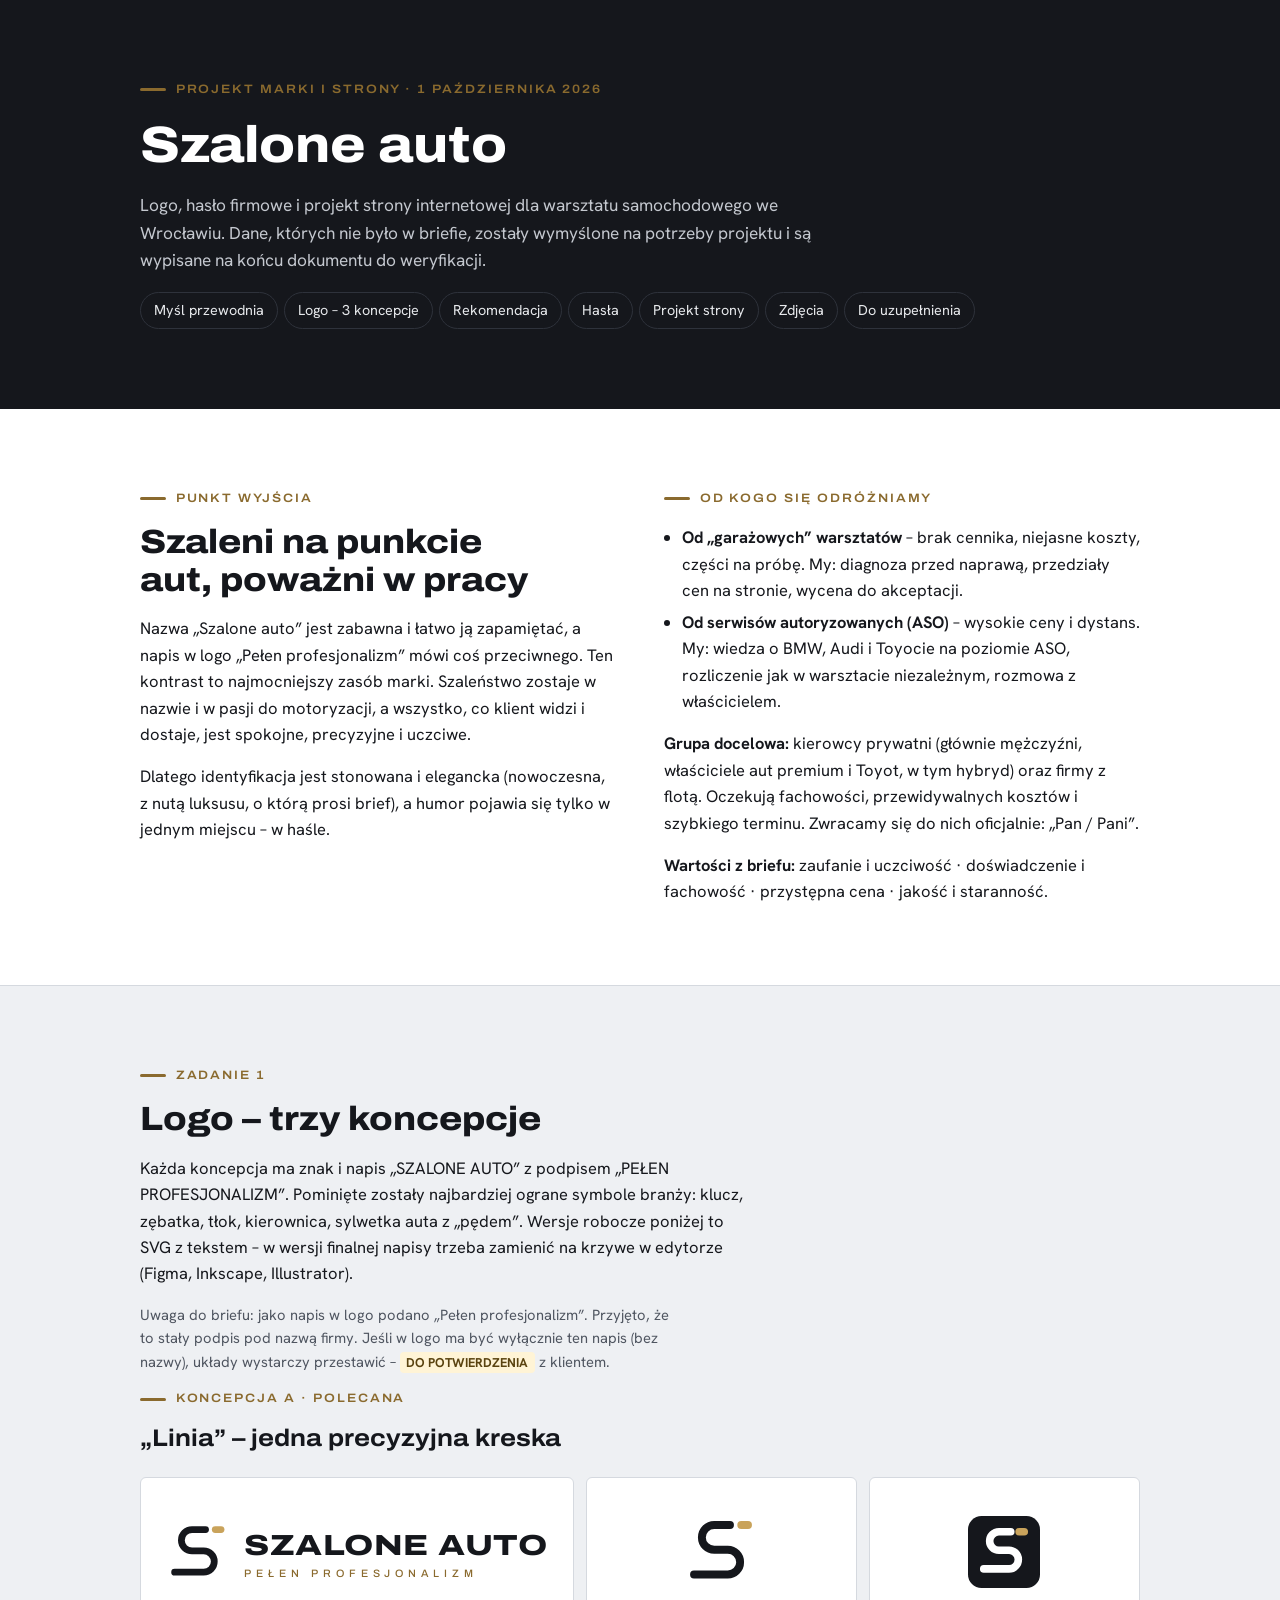
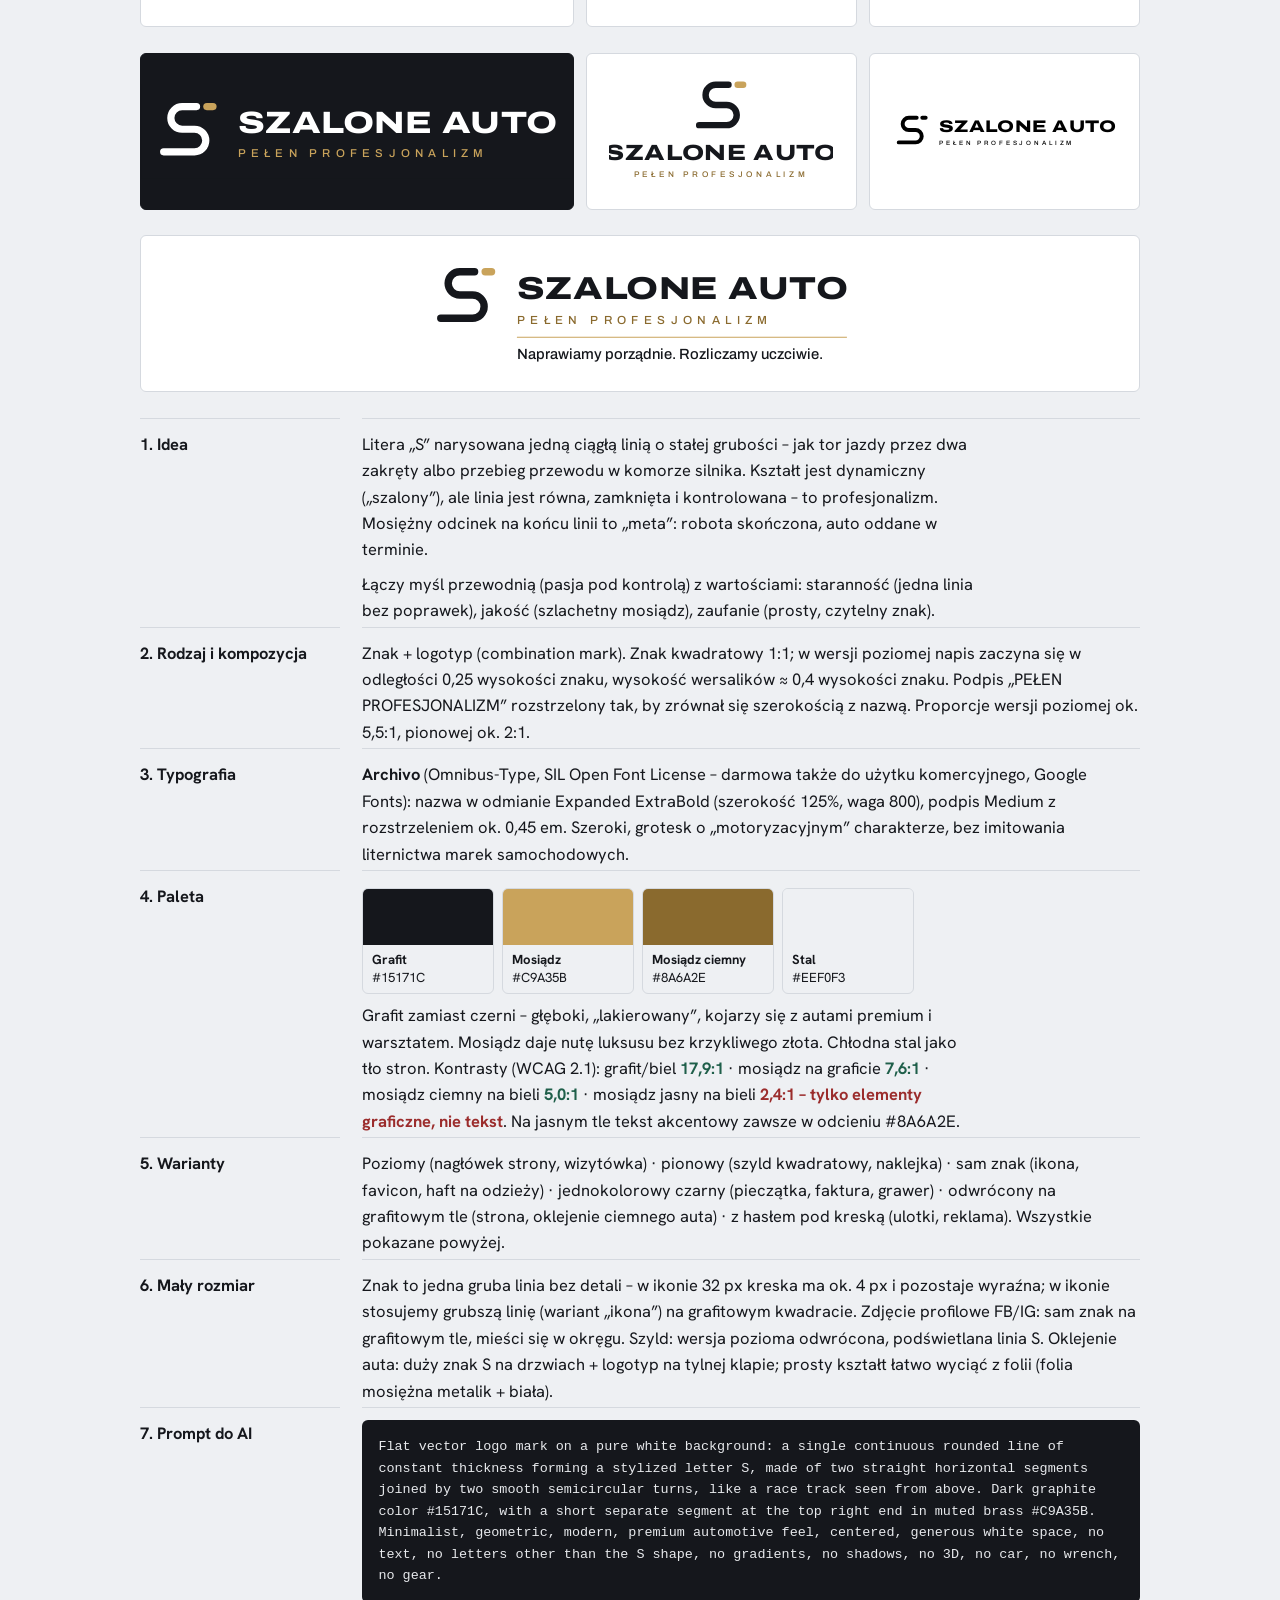
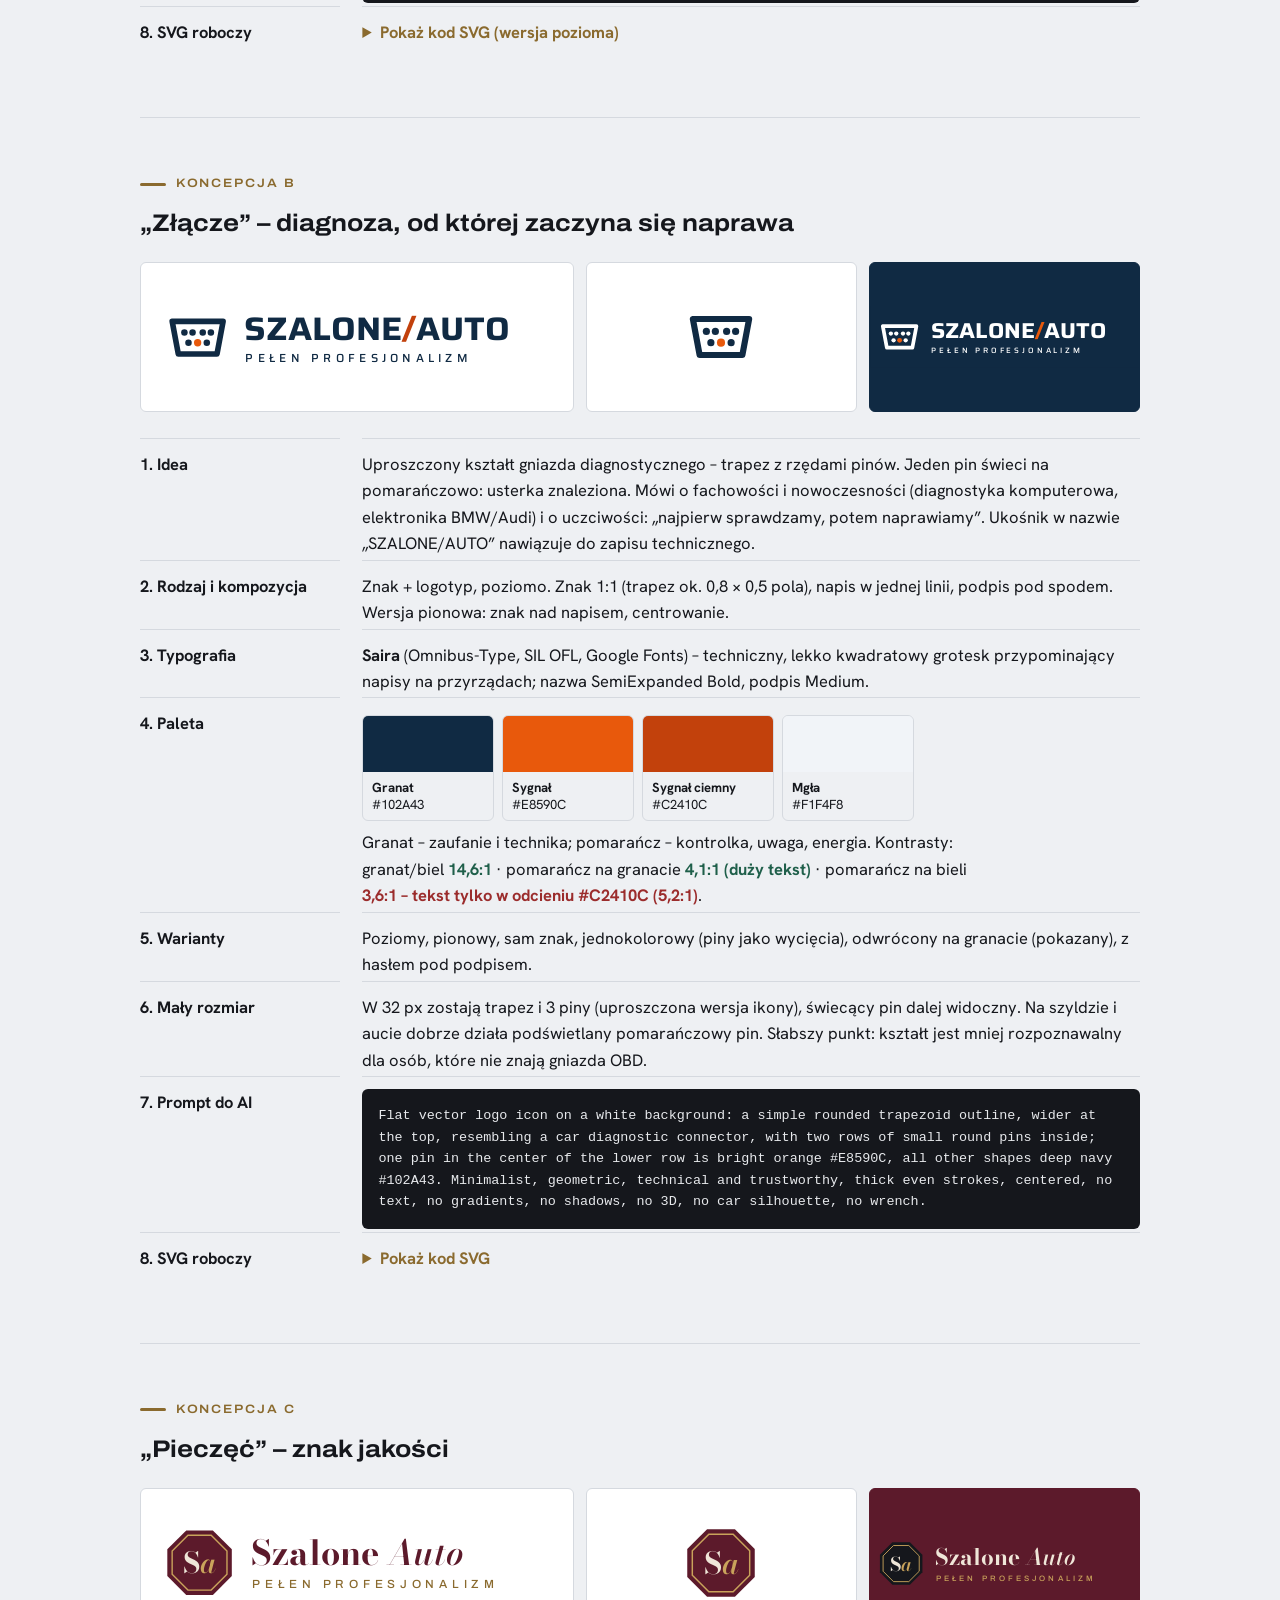
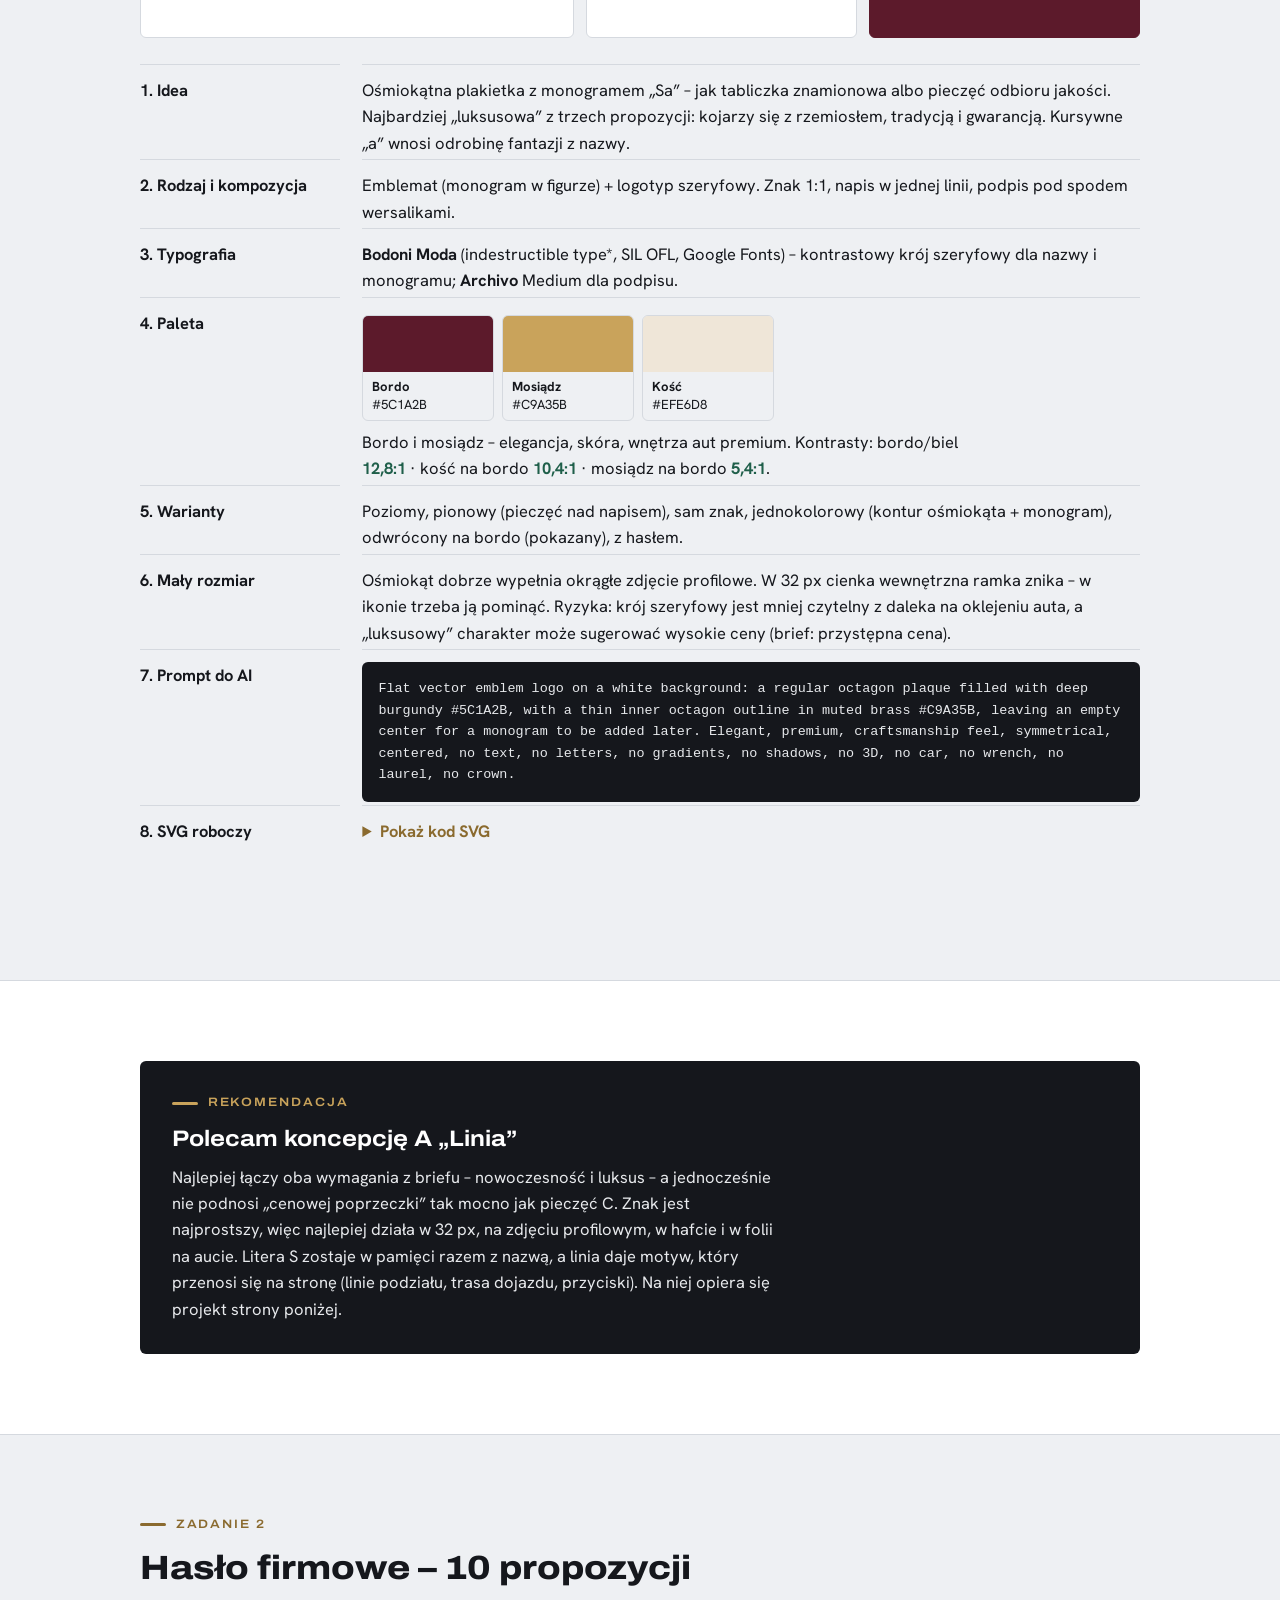
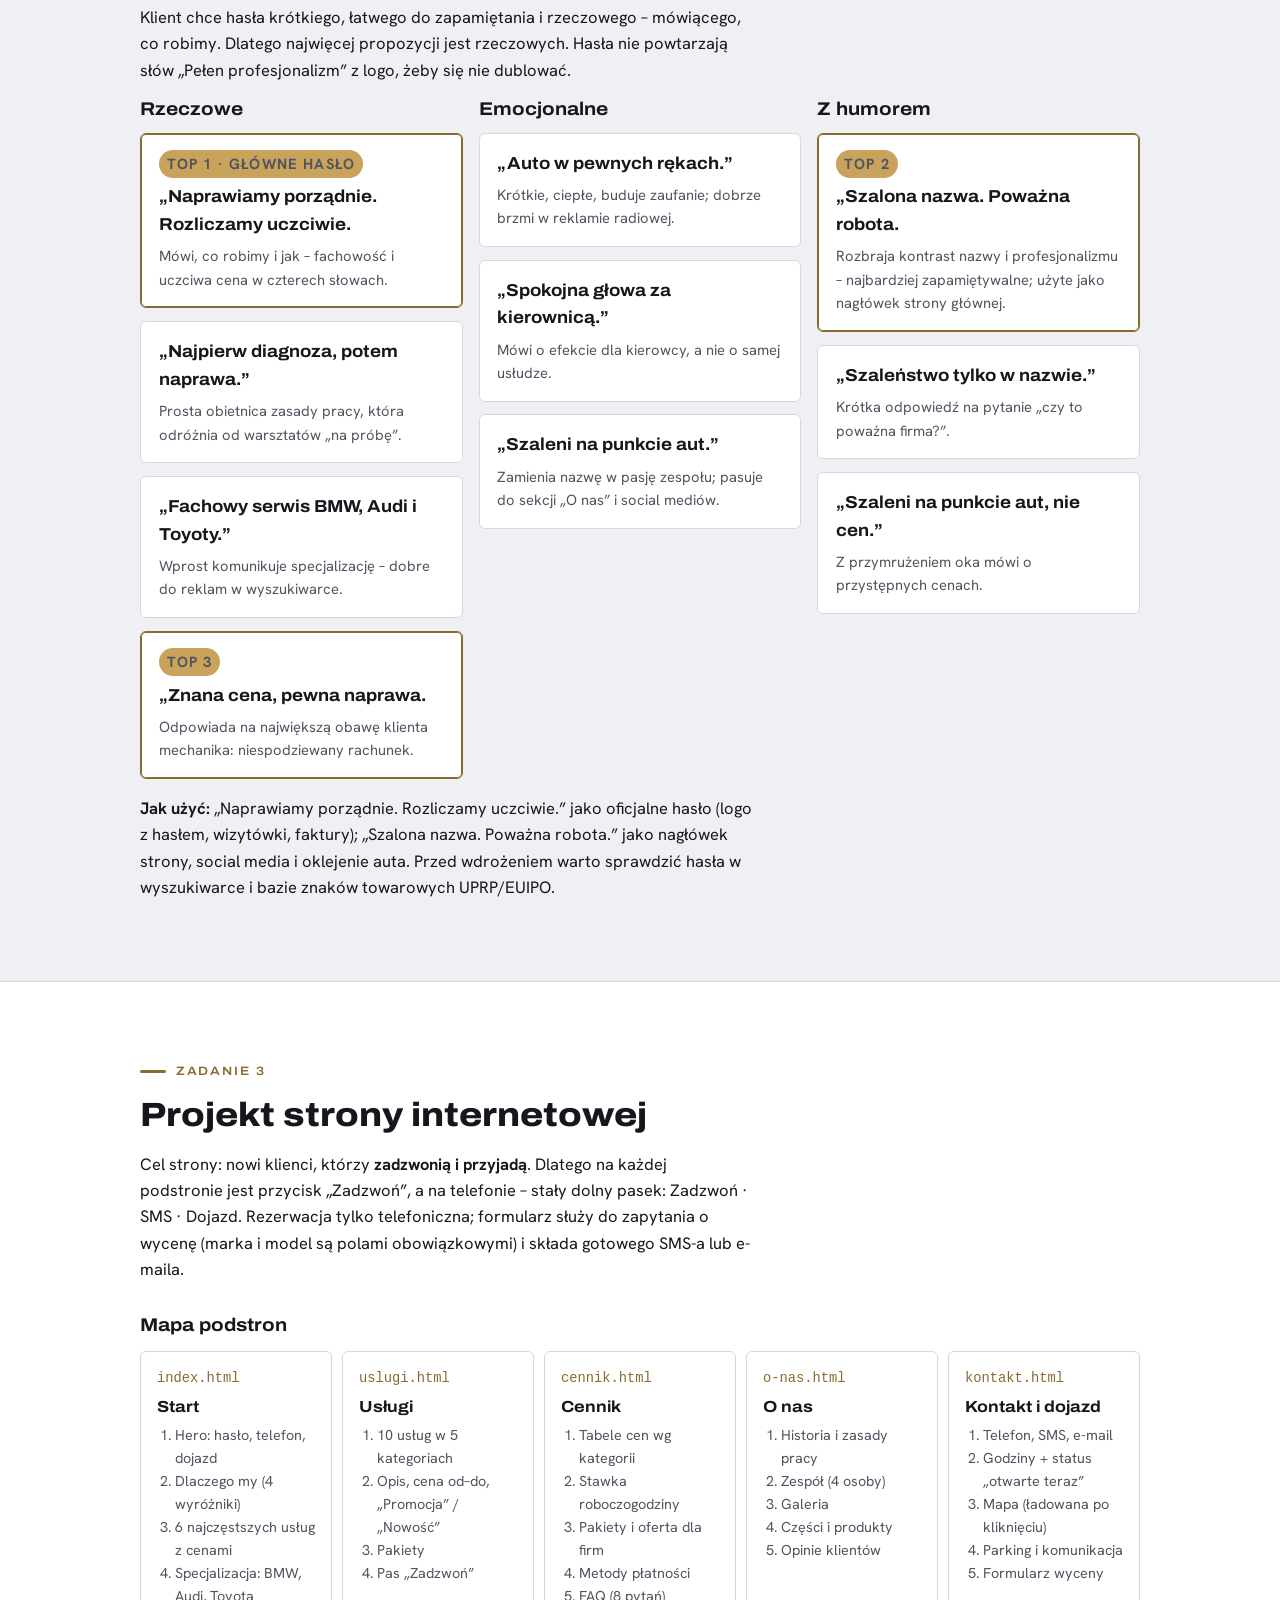
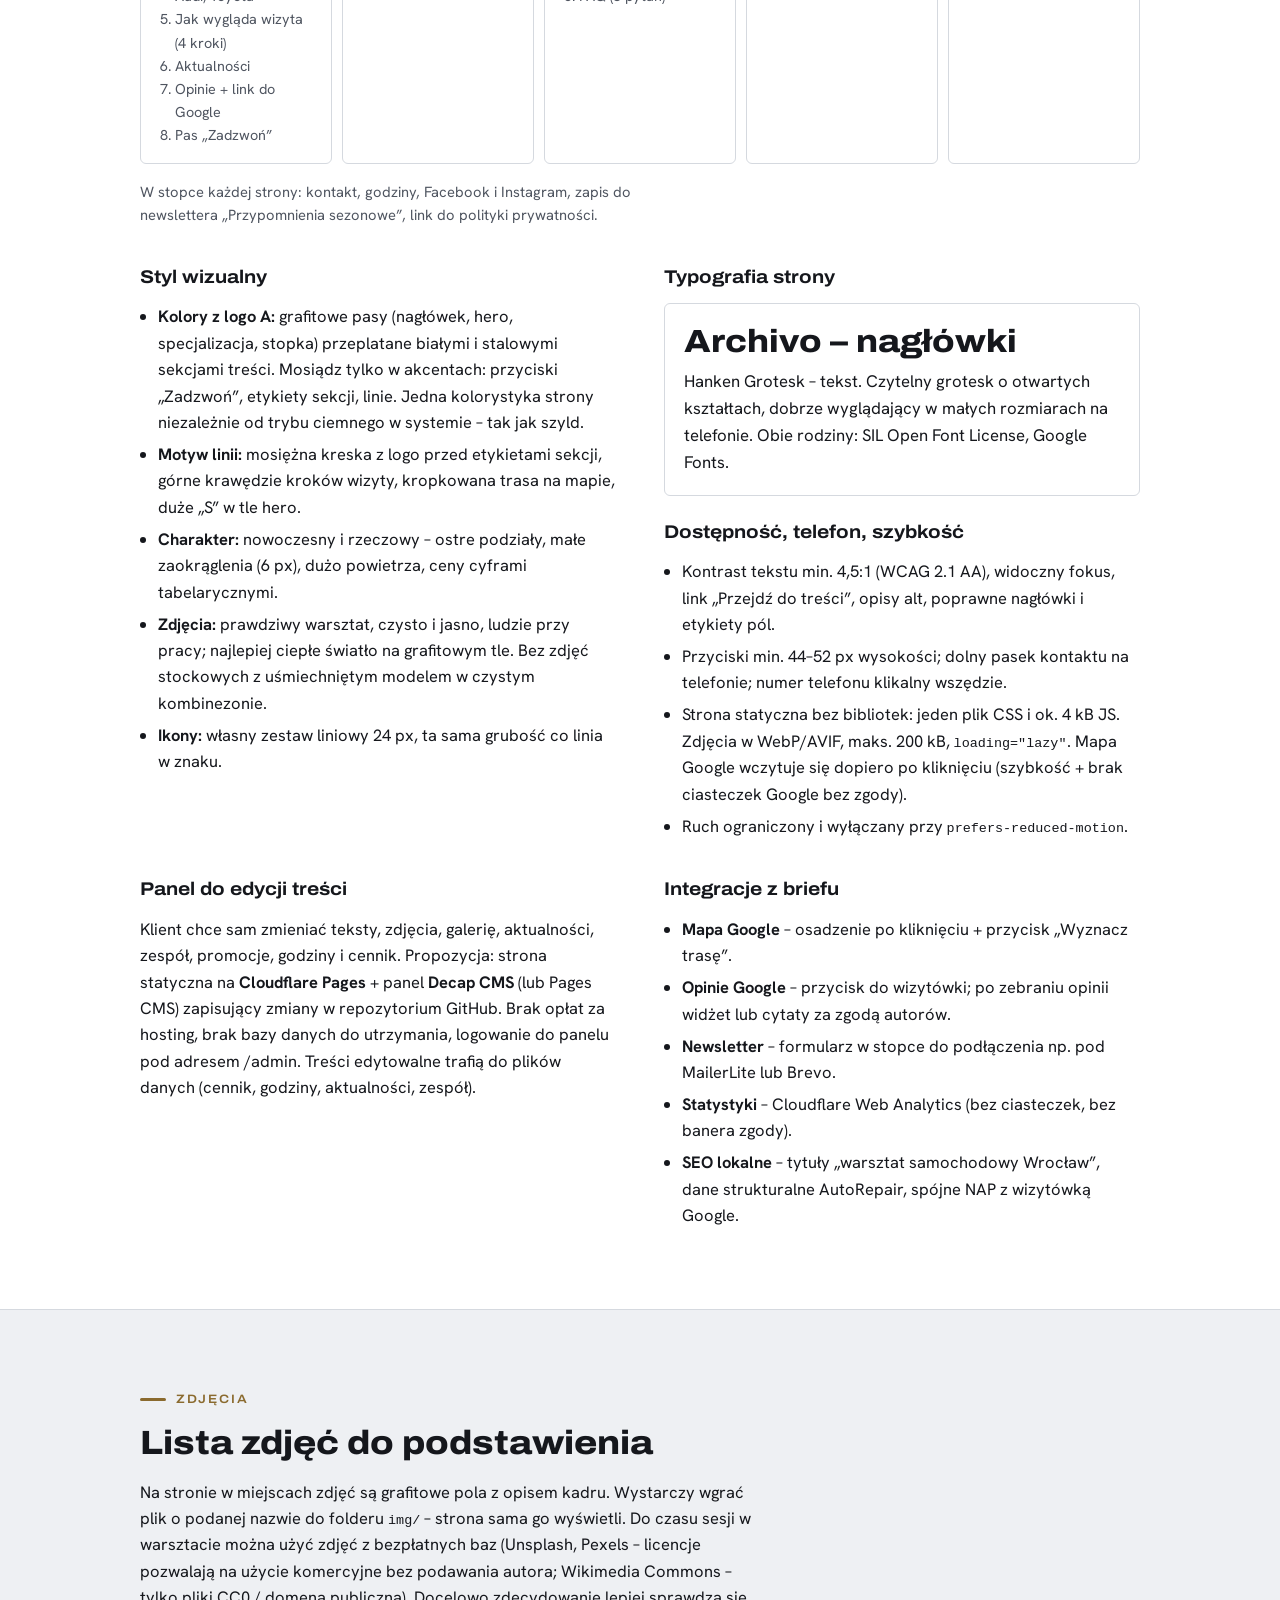
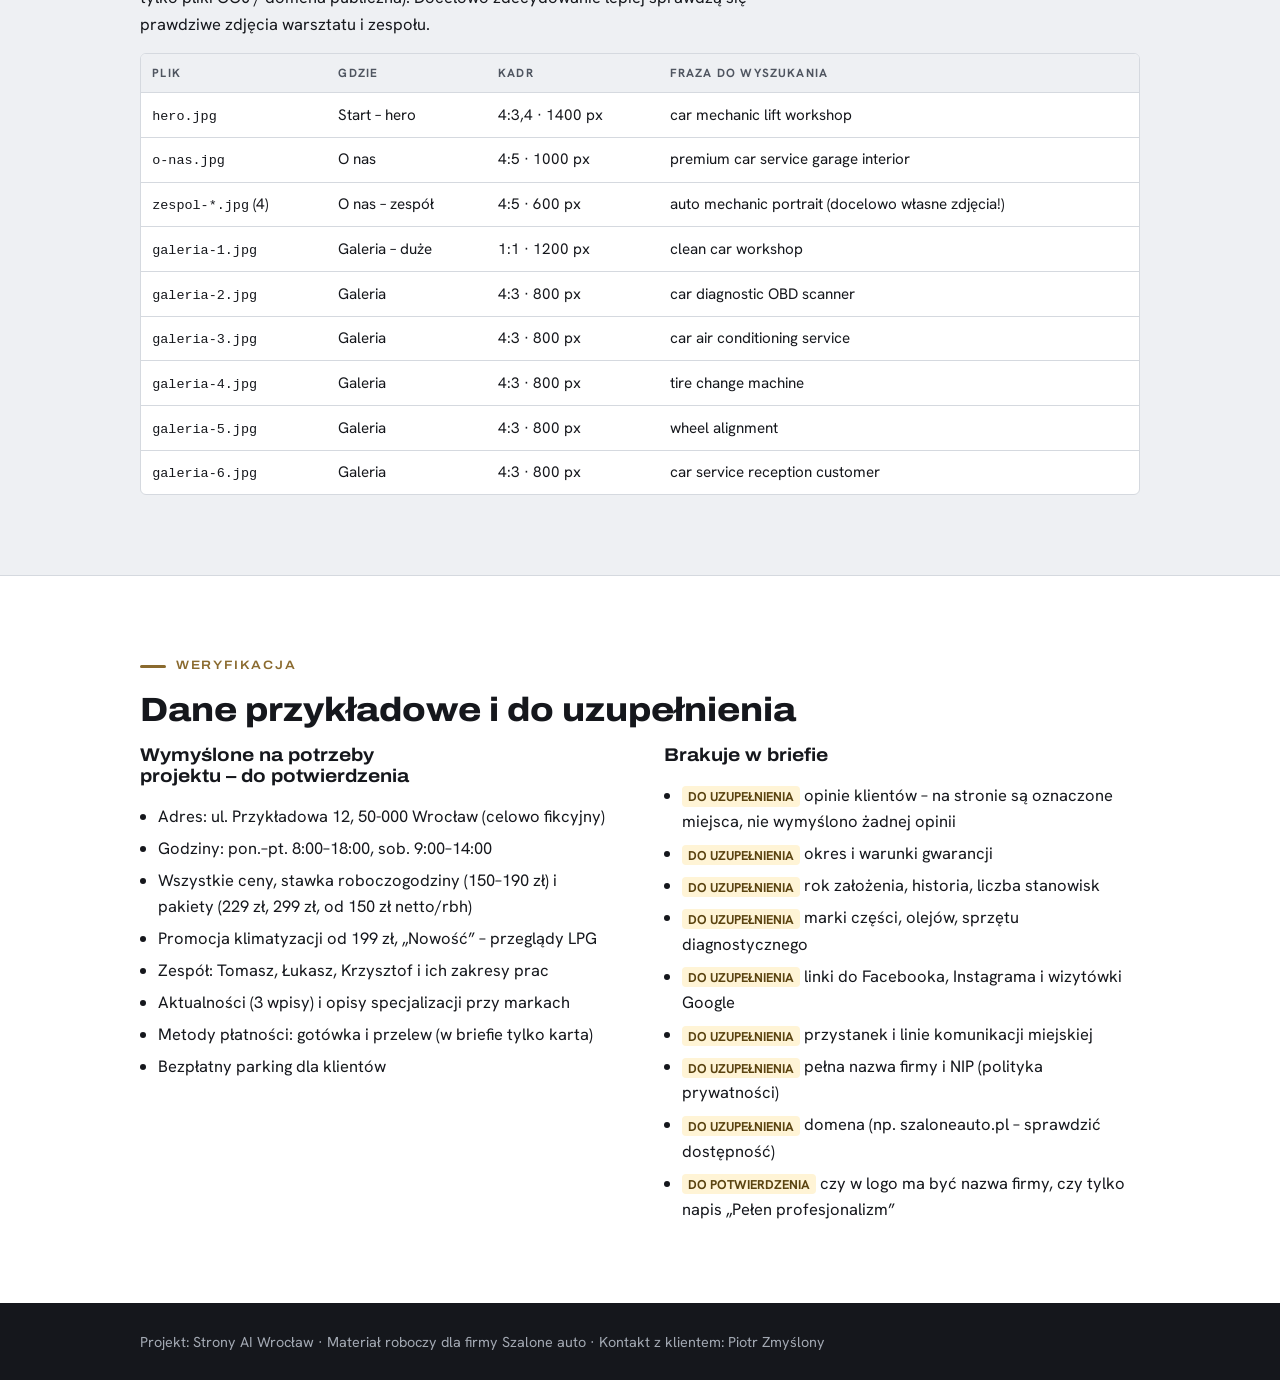
<file: projekt/projekt-marki.html>
<!doctype html>
<html lang="pl"><meta charset="utf-8"><meta name="viewport" content="width=device-width, initial-scale=1">
<title>Szalone auto – projekt marki</title>
<link rel="preconnect" href="https://fonts.googleapis.com">
<link rel="preconnect" href="https://fonts.gstatic.com" crossorigin>
<link rel="stylesheet" href="https://fonts.googleapis.com/css2?family=Archivo:wdth,wght@100,500;100,600;112,700;112,800;125,800&family=Saira:wdth,wght@100,500;112,700&family=Bodoni+Moda:ital,wght@0,700;1,600&family=Hanken+Grotesk:wght@400;500;700&display=swap">
<style>
/* Układ: dokument-prezentacja dla klienta; jasne plansze z logo, grafitowe pasy przy rekomendacjach. Świadomie jeden (jasny) wygląd – logo ocenia się na białym i grafitowym tle. */
:root{
  --grafit:#15171C; --grafit-2:#22252C; --mosiadz:#C9A35B; --mosiadz-c:#8A6A2E;
  --stal:#EEF0F3; --bialy:#FFFFFF; --tekst:#15171C; --tekst-2:#4F5560; --linia:#D5D9DF;
  --f-d:"Archivo","Arial Black",Arial,sans-serif; --f-b:"Hanken Grotesk","Segoe UI",Roboto,Arial,sans-serif;
  color-scheme:light;
}
*{box-sizing:border-box}
body{margin:0;background:var(--bialy);color:var(--tekst);font-family:var(--f-b);font-size:16.5px;line-height:1.6}
.wrap{max-width:1080px;margin-inline:auto;padding-inline:clamp(16px,4vw,40px)}
h1,h2,h3{font-family:var(--f-d);font-stretch:112%;line-height:1.12;margin:0;text-wrap:balance}
h1{font-size:clamp(2rem,5vw,3.2rem);font-weight:800}
h2{font-size:clamp(1.5rem,3.2vw,2.1rem);font-weight:800}
h3{font-size:1.15rem;font-weight:700}
p{margin:0;max-width:68ch}
a{color:var(--mosiadz-c)}
.lbl{font-family:var(--f-d);font-stretch:112%;font-weight:600;font-size:.76rem;letter-spacing:.16em;text-transform:uppercase;color:var(--mosiadz-c);display:inline-flex;gap:.6rem;align-items:center}
.lbl::before{content:"";width:26px;height:3px;border-radius:3px;background:currentColor}
.ciemna .lbl{color:var(--mosiadz)}
header.top{background:var(--grafit);color:#E7E9EC}
header.top .wrap{padding-block:clamp(40px,7vw,80px);display:grid;gap:1.1rem}
header.top h1{color:#fff}
header.top p{color:#C4C8CF;font-size:1.08rem}
nav.spis{display:flex;flex-wrap:wrap;gap:.4rem}
nav.spis a{color:#E7E9EC;text-decoration:none;border:1px solid #2E323B;border-radius:99px;padding:.35rem .8rem;font-size:.9rem}
nav.spis a:hover{border-color:var(--mosiadz);color:var(--mosiadz)}
section{padding-block:clamp(44px,7vw,80px)}
section+section{border-top:1px solid var(--linia)}
.stal{background:var(--stal)}
.ciemna{background:var(--grafit);color:#E7E9EC;border-top:0!important}
.ciemna h2,.ciemna h3{color:#fff}
.stack{display:grid;gap:1rem}
.grid2{display:grid;grid-template-columns:1fr 1fr;gap:clamp(20px,4vw,48px);align-items:start}
.grid2>*{min-width:0}
@media(max-width:820px){.grid2{grid-template-columns:1fr}}
.koncepcja{display:grid;gap:1.6rem;padding-block:clamp(36px,5vw,56px);border-top:1px solid var(--linia)}
.koncepcja:first-of-type{border-top:0;padding-top:0}
.plansze{display:grid;grid-template-columns:1.6fr 1fr 1fr;gap:12px}
.plansza{border:1px solid var(--linia);border-radius:6px;display:grid;place-items:center;padding:1.4rem;min-height:150px;background:#fff;min-width:0}
.plansza svg{width:100%;height:auto;max-height:110px}
.plansza.ikona svg{width:72px;max-height:72px}
.plansza.ciem{background:var(--grafit);border-color:var(--grafit)}
.plansza.bordo{background:#5C1A2B;border-color:#5C1A2B}
.plansza.granat{background:#102A43;border-color:#102A43}
.plansza.full{padding:0;overflow:hidden}
.plansza.full svg{max-height:none}
@media(max-width:820px){.plansze{grid-template-columns:1fr 1fr}.plansze .plansza:first-child{grid-column:span 2}}
dl.opis{display:grid;grid-template-columns:200px 1fr;gap:.2rem 1.4rem;margin:0}
dl.opis dt{font-weight:700;padding-top:.75rem;border-top:1px solid var(--linia)}
dl.opis dd{margin:0;padding-top:.75rem;border-top:1px solid var(--linia);min-width:0}
dl.opis dd p+p{margin-top:.5rem}
@media(max-width:700px){dl.opis{grid-template-columns:1fr}dl.opis dd{border-top:0;padding-top:.1rem}}
.paleta{display:flex;flex-wrap:wrap;gap:8px;margin-block:.3rem .5rem}
.kolor{display:grid;grid-template-rows:56px auto;width:132px;border:1px solid var(--linia);border-radius:6px;overflow:hidden;font-size:.82rem}
.kolor b{display:block}
.kolor span{padding:.4rem .55rem;line-height:1.35}
code,pre{font-family:ui-monospace,"SFMono-Regular",Menlo,Consolas,monospace;font-size:.84rem}
pre{background:var(--grafit);color:#E7E9EC;padding:1rem;border-radius:6px;overflow-x:auto;white-space:pre-wrap;word-break:break-word;margin:0}
details summary{cursor:pointer;font-weight:700;color:var(--mosiadz-c)}
details[open] summary{margin-bottom:.6rem}
table{width:100%;border-collapse:collapse;font-size:.95rem}
th,td{text-align:left;padding:.6rem .7rem;border-top:1px solid var(--linia);vertical-align:top}
thead th{font-size:.74rem;letter-spacing:.1em;text-transform:uppercase;color:var(--tekst-2);border-top:0;background:var(--stal)}
.tw{overflow-x:auto;border:1px solid var(--linia);border-radius:6px;background:#fff}
td.num{font-variant-numeric:tabular-nums;white-space:nowrap}
.ok{color:#1F5F4A;font-weight:700}.zle{color:#9B2C2C;font-weight:700}
.rek{background:var(--grafit);color:#E7E9EC;border-radius:6px;padding:clamp(20px,3vw,32px);display:grid;gap:.8rem}
.rek h3{color:#fff}
.rek .lbl{color:var(--mosiadz)}
.hasla{display:grid;grid-template-columns:repeat(3,1fr);gap:16px}
@media(max-width:860px){.hasla{grid-template-columns:1fr}}
.grupa{display:grid;gap:.8rem;align-content:start}
.haslo{border:1px solid var(--linia);border-radius:6px;padding:1rem 1.1rem;display:grid;gap:.35rem;background:#fff}
.haslo q{font-family:var(--f-d);font-stretch:108%;font-weight:700;font-size:1.08rem;quotes:"„" "”"}
.haslo span{color:var(--tekst-2);font-size:.92rem}
.haslo.top{border-color:var(--mosiadz-c);box-shadow:inset 0 0 0 1px var(--mosiadz-c)}
.haslo.top q::after{content:""}
.top-tag{justify-self:start;font-size:.7rem;font-weight:700;letter-spacing:.08em;text-transform:uppercase;background:var(--mosiadz);color:var(--grafit);padding:.15rem .5rem;border-radius:99px}
.mapa-stron{display:grid;grid-template-columns:repeat(5,1fr);gap:10px}
@media(max-width:900px){.mapa-stron{grid-template-columns:1fr 1fr}}
@media(max-width:520px){.mapa-stron{grid-template-columns:1fr}}
.podstrona{border:1px solid var(--linia);border-radius:6px;background:#fff;padding:1rem;display:grid;gap:.5rem;align-content:start}
.podstrona h3{font-size:1rem}
.podstrona ol{margin:0;padding-left:1.1rem;font-size:.9rem;color:var(--tekst-2)}
.podstrona small{font-family:ui-monospace,Menlo,monospace;color:var(--mosiadz-c)}
ul.l{margin:0;padding-left:1.1rem;display:grid;gap:.35rem}
.uzup{background:#FFF4D6;color:#5A4310;font-weight:700;font-size:.8rem;padding:.1rem .4rem;border-radius:4px;white-space:nowrap}
.typo{display:grid;gap:.6rem;border:1px solid var(--linia);border-radius:6px;padding:1.2rem;background:#fff}
.typo .d{font-family:var(--f-d);font-stretch:112%;font-weight:800;font-size:2rem;line-height:1.1}
.typo .b{font-family:var(--f-b);font-size:1.05rem}
footer.st{background:var(--grafit);color:#A3A9B3;font-size:.9rem}
footer.st .wrap{padding-block:28px}
:focus-visible{outline:3px solid var(--mosiadz);outline-offset:2px}
</style>

<header class="top"><div class="wrap">
  <span class="lbl">Projekt marki i strony · 1 października 2026</span>
  <h1>Szalone auto</h1>
  <p>Logo, hasło firmowe i projekt strony internetowej dla warsztatu samochodowego we Wrocławiu. Dane, których nie było w briefie, zostały wymyślone na potrzeby projektu i są wypisane na końcu dokumentu do weryfikacji.</p>
  <nav class="spis" aria-label="Spis treści">
    <a href="#mysl">Myśl przewodnia</a><a href="#logo">Logo – 3 koncepcje</a><a href="#rekomendacja">Rekomendacja</a><a href="#hasla">Hasła</a><a href="#strona">Projekt strony</a><a href="#zdjecia">Zdjęcia</a><a href="#braki">Do uzupełnienia</a>
  </nav>
</div></header>

<section id="mysl"><div class="wrap grid2">
  <div class="stack">
    <span class="lbl">Punkt wyjścia</span>
    <h2>Szaleni na punkcie aut, poważni w pracy</h2>
    <p>Nazwa „Szalone auto” jest zabawna i łatwo ją zapamiętać, a napis w logo „Pełen profesjonalizm” mówi coś przeciwnego. Ten kontrast to najmocniejszy zasób marki. Szaleństwo zostaje w nazwie i w pasji do motoryzacji, a wszystko, co klient widzi i dostaje, jest spokojne, precyzyjne i uczciwe.</p>
    <p>Dlatego identyfikacja jest stonowana i elegancka (nowoczesna, z nutą luksusu, o którą prosi brief), a humor pojawia się tylko w jednym miejscu – w haśle.</p>
  </div>
  <div class="stack">
    <span class="lbl">Od kogo się odróżniamy</span>
    <ul class="l">
      <li><strong>Od „garażowych” warsztatów</strong> – brak cennika, niejasne koszty, części na próbę. My: diagnoza przed naprawą, przedziały cen na stronie, wycena do akceptacji.</li>
      <li><strong>Od serwisów autoryzowanych (ASO)</strong> – wysokie ceny i dystans. My: wiedza o BMW, Audi i Toyocie na poziomie ASO, rozliczenie jak w warsztacie niezależnym, rozmowa z właścicielem.</li>
    </ul>
    <p><strong>Grupa docelowa:</strong> kierowcy prywatni (głównie mężczyźni, właściciele aut premium i Toyot, w tym hybryd) oraz firmy z flotą. Oczekują fachowości, przewidywalnych kosztów i szybkiego terminu. Zwracamy się do nich oficjalnie: „Pan / Pani”.</p>
    <p><strong>Wartości z briefu:</strong> zaufanie i uczciwość · doświadczenie i fachowość · przystępna cena · jakość i staranność.</p>
  </div>
</div></section>

<section id="logo" class="stal"><div class="wrap stack">
  <span class="lbl">Zadanie 1</span>
  <h2>Logo – trzy koncepcje</h2>
  <p>Każda koncepcja ma znak i napis „SZALONE AUTO” z podpisem „PEŁEN PROFESJONALIZM”. Pominięte zostały najbardziej ograne symbole branży: klucz, zębatka, tłok, kierownica, sylwetka auta z „pędem”. Wersje robocze poniżej to SVG z tekstem – w wersji finalnej napisy trzeba zamienić na krzywe w edytorze (Figma, Inkscape, Illustrator).</p>
  <p style="font-size:.92rem;color:var(--tekst-2)">Uwaga do briefu: jako napis w logo podano „Pełen profesjonalizm”. Przyjęto, że to stały podpis pod nazwą firmy. Jeśli w logo ma być wyłącznie ten napis (bez nazwy), układy wystarczy przestawić – <span class="uzup">DO POTWIERDZENIA</span> z klientem.</p>

  <!-- A -->
  <article class="koncepcja">
    <div class="stack"><span class="lbl">Koncepcja A · polecana</span><h3 style="font-size:1.5rem">„Linia” – jedna precyzyjna kreska</h3></div>
    <div class="plansze">
      <div class="plansza"><svg xmlns="http://www.w3.org/2000/svg" viewBox="0 0 400 72" role="img" aria-label="Szalone auto"><title>Szalone auto</title><g transform="translate(4 4) scale(1)" fill="none" stroke-linecap="round" stroke-linejoin="round" stroke-width="7"><path d="M8 52H38A11 11 0 0 0 38 30H26A11 11 0 0 1 26 8H40" stroke="#15171C"/><path d="M50 8H56" stroke="#C9A35B"/></g><text x="84" y="38" text-anchor="start" font-family="Archivo, 'Arial Black', sans-serif" font-stretch="125%" font-weight="800" font-size="30" letter-spacing="0.5" fill="#15171C">SZALONE AUTO</text><text x="84" y="61.400000000000006" text-anchor="start" font-family="Archivo, Arial, sans-serif" font-stretch="100%" font-weight="500" font-size="11.1" letter-spacing="5.1" fill="#8A6A2E">PEŁEN PROFESJONALIZM</text></svg></div>
      <div class="plansza ikona"><svg xmlns="http://www.w3.org/2000/svg" viewBox="0 0 64 64" role="img" aria-label="Szalone auto"><title>Szalone auto</title><g transform="translate(0 0) scale(1)" fill="none" stroke-linecap="round" stroke-linejoin="round" stroke-width="7"><path d="M8 52H38A11 11 0 0 0 38 30H26A11 11 0 0 1 26 8H40" stroke="#15171C"/><path d="M50 8H56" stroke="#C9A35B"/></g></svg></div>
      <div class="plansza ikona"><svg xmlns="http://www.w3.org/2000/svg" viewBox="0 0 64 64" role="img" aria-label="Szalone auto"><title>Szalone auto</title><rect width="64" height="64" rx="12" fill="#15171C"/><g transform="translate(8 8) scale(0.75)" fill="none" stroke-linecap="round" stroke-linejoin="round" stroke-width="9"><path d="M8 52H38A11 11 0 0 0 38 30H26A11 11 0 0 1 26 8H40" stroke="#FFFFFF"/><path d="M50 8H56" stroke="#C9A35B"/></g></svg></div>
    </div>
    <div class="plansze">
      <div class="plansza ciem full"><svg xmlns="http://www.w3.org/2000/svg" viewBox="0 0 420 92" role="img" aria-label="Szalone auto"><title>Szalone auto</title><rect width="100%" height="100%" fill="#15171C"/><g transform="translate(14 14) scale(1)" fill="none" stroke-linecap="round" stroke-linejoin="round" stroke-width="7"><path d="M8 52H38A11 11 0 0 0 38 30H26A11 11 0 0 1 26 8H40" stroke="#FFFFFF"/><path d="M50 8H56" stroke="#C9A35B"/></g><text x="94" y="48" text-anchor="start" font-family="Archivo, 'Arial Black', sans-serif" font-stretch="125%" font-weight="800" font-size="30" letter-spacing="0.5" fill="#FFFFFF">SZALONE AUTO</text><text x="94" y="71.4" text-anchor="start" font-family="Archivo, Arial, sans-serif" font-stretch="100%" font-weight="500" font-size="11.1" letter-spacing="5.1" fill="#C9A35B">PEŁEN PROFESJONALIZM</text></svg></div>
      <div class="plansza"><svg xmlns="http://www.w3.org/2000/svg" viewBox="0 0 300 150" role="img" aria-label="Szalone auto"><title>Szalone auto</title><g transform="translate(110 2) scale(1.25)" fill="none" stroke-linecap="round" stroke-linejoin="round" stroke-width="7"><path d="M8 52H38A11 11 0 0 0 38 30H26A11 11 0 0 1 26 8H40" stroke="#15171C"/><path d="M50 8H56" stroke="#C9A35B"/></g><text x="150" y="114" text-anchor="middle" font-family="Archivo, 'Arial Black', sans-serif" font-stretch="125%" font-weight="800" font-size="30" letter-spacing="0.5" fill="#15171C">SZALONE AUTO</text><text x="150" y="137.4" text-anchor="middle" font-family="Archivo, Arial, sans-serif" font-stretch="100%" font-weight="500" font-size="11.1" letter-spacing="5.1" fill="#8A6A2E">PEŁEN PROFESJONALIZM</text></svg></div>
      <div class="plansza"><svg xmlns="http://www.w3.org/2000/svg" viewBox="0 0 400 72" role="img" aria-label="Szalone auto"><title>Szalone auto</title><g transform="translate(4 4) scale(1)" fill="none" stroke-linecap="round" stroke-linejoin="round" stroke-width="7"><path d="M8 52H38A11 11 0 0 0 38 30H26A11 11 0 0 1 26 8H40" stroke="#000"/><path d="M50 8H56" stroke="#000"/></g><text x="84" y="38" text-anchor="start" font-family="Archivo, 'Arial Black', sans-serif" font-stretch="125%" font-weight="800" font-size="30" letter-spacing="0.5" fill="#000">SZALONE AUTO</text><text x="84" y="61.400000000000006" text-anchor="start" font-family="Archivo, Arial, sans-serif" font-stretch="100%" font-weight="500" font-size="11.1" letter-spacing="5.1" fill="#000">PEŁEN PROFESJONALIZM</text></svg></div>
    </div>
    <div class="plansza"><svg xmlns="http://www.w3.org/2000/svg" viewBox="0 0 400 104" role="img" aria-label="Szalone auto"><title>Szalone auto</title><g transform="translate(4 4) scale(1)" fill="none" stroke-linecap="round" stroke-linejoin="round" stroke-width="7"><path d="M8 52H38A11 11 0 0 0 38 30H26A11 11 0 0 1 26 8H40" stroke="#15171C"/><path d="M50 8H56" stroke="#C9A35B"/></g><text x="84" y="38" text-anchor="start" font-family="Archivo, 'Arial Black', sans-serif" font-stretch="125%" font-weight="800" font-size="30" letter-spacing="0.5" fill="#15171C">SZALONE AUTO</text><text x="84" y="61.400000000000006" text-anchor="start" font-family="Archivo, Arial, sans-serif" font-stretch="100%" font-weight="500" font-size="11.1" letter-spacing="5.1" fill="#8A6A2E">PEŁEN PROFESJONALIZM</text><line x1="84" y1="74" x2="396" y2="74" stroke="#C9A35B" stroke-width="1"/><text x="84" y="95" font-family="Archivo, Arial, sans-serif" font-weight="500" font-size="14" fill="#15171C">Naprawiamy porządnie. Rozliczamy uczciwie.</text></svg></div>
    <dl class="opis">
      <dt>1. Idea</dt><dd><p>Litera „S” narysowana jedną ciągłą linią o stałej grubości – jak tor jazdy przez dwa zakręty albo przebieg przewodu w komorze silnika. Kształt jest dynamiczny („szalony”), ale linia jest równa, zamknięta i kontrolowana – to profesjonalizm. Mosiężny odcinek na końcu linii to „meta”: robota skończona, auto oddane w terminie.</p><p>Łączy myśl przewodnią (pasja pod kontrolą) z wartościami: staranność (jedna linia bez poprawek), jakość (szlachetny mosiądz), zaufanie (prosty, czytelny znak).</p></dd>
      <dt>2. Rodzaj i kompozycja</dt><dd>Znak + logotyp (combination mark). Znak kwadratowy 1:1; w wersji poziomej napis zaczyna się w odległości 0,25 wysokości znaku, wysokość wersalików ≈ 0,4 wysokości znaku. Podpis „PEŁEN PROFESJONALIZM” rozstrzelony tak, by zrównał się szerokością z nazwą. Proporcje wersji poziomej ok. 5,5:1, pionowej ok. 2:1.</dd>
      <dt>3. Typografia</dt><dd><strong>Archivo</strong> (Omnibus-Type, SIL Open Font License – darmowa także do użytku komercyjnego, Google Fonts): nazwa w odmianie Expanded ExtraBold (szerokość 125%, waga 800), podpis Medium z rozstrzeleniem ok. 0,45 em. Szeroki, grotesk o „motoryzacyjnym” charakterze, bez imitowania liternictwa marek samochodowych.</dd>
      <dt>4. Paleta</dt><dd>
        <div class="paleta">
          <div class="kolor"><b style="background:#15171C"></b><span><strong>Grafit</strong><br>#15171C</span></div>
          <div class="kolor"><b style="background:#C9A35B"></b><span><strong>Mosiądz</strong><br>#C9A35B</span></div>
          <div class="kolor"><b style="background:#8A6A2E"></b><span><strong>Mosiądz ciemny</strong><br>#8A6A2E</span></div>
          <div class="kolor"><b style="background:#EEF0F3"></b><span><strong>Stal</strong><br>#EEF0F3</span></div>
        </div>
        <p>Grafit zamiast czerni – głęboki, „lakierowany”, kojarzy się z autami premium i warsztatem. Mosiądz daje nutę luksusu bez krzykliwego złota. Chłodna stal jako tło stron. Kontrasty (WCAG 2.1): grafit/biel <span class="ok">17,9:1</span> · mosiądz na graficie <span class="ok">7,6:1</span> · mosiądz ciemny na bieli <span class="ok">5,0:1</span> · mosiądz jasny na bieli <span class="zle">2,4:1 – tylko elementy graficzne, nie tekst</span>. Na jasnym tle tekst akcentowy zawsze w odcieniu #8A6A2E.</p></dd>
      <dt>5. Warianty</dt><dd>Poziomy (nagłówek strony, wizytówka) · pionowy (szyld kwadratowy, naklejka) · sam znak (ikona, favicon, haft na odzieży) · jednokolorowy czarny (pieczątka, faktura, grawer) · odwrócony na grafitowym tle (strona, oklejenie ciemnego auta) · z hasłem pod kreską (ulotki, reklama). Wszystkie pokazane powyżej.</dd>
      <dt>6. Mały rozmiar</dt><dd>Znak to jedna gruba linia bez detali – w ikonie 32 px kreska ma ok. 4 px i pozostaje wyraźna; w ikonie stosujemy grubszą linię (wariant „ikona”) na grafitowym kwadracie. Zdjęcie profilowe FB/IG: sam znak na grafitowym tle, mieści się w okręgu. Szyld: wersja pozioma odwrócona, podświetlana linia S. Oklejenie auta: duży znak S na drzwiach + logotyp na tylnej klapie; prosty kształt łatwo wyciąć z folii (folia mosiężna metalik + biała).</dd>
      <dt>7. Prompt do AI</dt><dd><pre>Flat vector logo mark on a pure white background: a single continuous rounded line of constant thickness forming a stylized letter S, made of two straight horizontal segments joined by two smooth semicircular turns, like a race track seen from above. Dark graphite color #15171C, with a short separate segment at the top right end in muted brass #C9A35B. Minimalist, geometric, modern, premium automotive feel, centered, generous white space, no text, no letters other than the S shape, no gradients, no shadows, no 3D, no car, no wrench, no gear.</pre></dd>
      <dt>8. SVG roboczy</dt><dd><details><summary>Pokaż kod SVG (wersja pozioma)</summary><pre>&lt;svg xmlns=&quot;http://www.w3.org/2000/svg&quot; viewBox=&quot;0 0 400 72&quot; role=&quot;img&quot; aria-label=&quot;Szalone auto&quot;&gt;&lt;title&gt;Szalone auto&lt;/title&gt;&lt;style&gt;@import url(&#x27;https://fonts.googleapis.com/css2?family=Archivo:wdth,wght@100,500;125,800&amp;amp;display=swap&#x27;);&lt;/style&gt;&lt;g transform=&quot;translate(4 4) scale(1)&quot; fill=&quot;none&quot; stroke-linecap=&quot;round&quot; stroke-linejoin=&quot;round&quot; stroke-width=&quot;7&quot;&gt;&lt;path d=&quot;M8 52H38A11 11 0 0 0 38 30H26A11 11 0 0 1 26 8H40&quot; stroke=&quot;#15171C&quot;/&gt;&lt;path d=&quot;M50 8H56&quot; stroke=&quot;#C9A35B&quot;/&gt;&lt;/g&gt;&lt;text x=&quot;84&quot; y=&quot;38&quot; text-anchor=&quot;start&quot; font-family=&quot;Archivo, &#x27;Arial Black&#x27;, sans-serif&quot; font-stretch=&quot;125%&quot; font-weight=&quot;800&quot; font-size=&quot;30&quot; letter-spacing=&quot;0.5&quot; fill=&quot;#15171C&quot;&gt;SZALONE AUTO&lt;/text&gt;&lt;text x=&quot;84&quot; y=&quot;61.400000000000006&quot; text-anchor=&quot;start&quot; font-family=&quot;Archivo, Arial, sans-serif&quot; font-stretch=&quot;100%&quot; font-weight=&quot;500&quot; font-size=&quot;11.1&quot; letter-spacing=&quot;5.1&quot; fill=&quot;#8A6A2E&quot;&gt;PEŁEN PROFESJONALIZM&lt;/text&gt;&lt;/svg&gt;</pre></details></dd>
    </dl>
  </article>

  <!-- B -->
  <article class="koncepcja">
    <div class="stack"><span class="lbl">Koncepcja B</span><h3 style="font-size:1.5rem">„Złącze” – diagnoza, od której zaczyna się naprawa</h3></div>
    <div class="plansze">
      <div class="plansza"><svg xmlns="http://www.w3.org/2000/svg" viewBox="0 0 380 72" role="img" aria-label="Szalone auto"><title>Szalone auto</title><g transform="translate(2 4) scale(1)"><path d="M7 16H57L51 48H13Z" fill="none" stroke="#102A43" stroke-width="5.5" stroke-linejoin="round"/><circle cx="19" cy="27" r="3.2" fill="#102A43"/><circle cx="27" cy="27" r="3.2" fill="#102A43"/><circle cx="37" cy="27" r="3.2" fill="#102A43"/><circle cx="45" cy="27" r="3.2" fill="#102A43"/><circle cx="23" cy="37" r="3.2" fill="#102A43"/><circle cx="32" cy="37" r="3.6" fill="#E8590C"/><circle cx="41" cy="37" r="3.2" fill="#102A43"/></g><text x="80" y="38" font-family="Saira, 'Arial Narrow', sans-serif" font-stretch="112%" font-weight="700" font-size="32" fill="#102A43">SZALONE<tspan fill="#C2410C">/</tspan>AUTO</text><text x="81" y="60" font-family="Saira, Arial, sans-serif" font-weight="500" font-size="11.5" letter-spacing="4.2" fill="#102A43">PEŁEN PROFESJONALIZM</text></svg></div>
      <div class="plansza ikona"><svg xmlns="http://www.w3.org/2000/svg" viewBox="0 0 64 64" role="img" aria-label="Szalone auto"><title>Szalone auto</title><g transform="translate(0 0) scale(1)"><path d="M7 16H57L51 48H13Z" fill="none" stroke="#102A43" stroke-width="5.5" stroke-linejoin="round"/><circle cx="19" cy="27" r="3.2" fill="#102A43"/><circle cx="27" cy="27" r="3.2" fill="#102A43"/><circle cx="37" cy="27" r="3.2" fill="#102A43"/><circle cx="45" cy="27" r="3.2" fill="#102A43"/><circle cx="23" cy="37" r="3.2" fill="#102A43"/><circle cx="32" cy="37" r="3.6" fill="#E8590C"/><circle cx="41" cy="37" r="3.2" fill="#102A43"/></g></svg></div>
      <div class="plansza granat full"><svg xmlns="http://www.w3.org/2000/svg" viewBox="0 0 400 92" role="img" aria-label="Szalone auto"><title>Szalone auto</title><rect width="100%" height="100%" fill="#102A43"/><g transform="translate(12 14) scale(1)"><path d="M7 16H57L51 48H13Z" fill="none" stroke="#FFFFFF" stroke-width="5.5" stroke-linejoin="round"/><circle cx="19" cy="27" r="3.2" fill="#FFFFFF"/><circle cx="27" cy="27" r="3.2" fill="#FFFFFF"/><circle cx="37" cy="27" r="3.2" fill="#FFFFFF"/><circle cx="45" cy="27" r="3.2" fill="#FFFFFF"/><circle cx="23" cy="37" r="3.2" fill="#FFFFFF"/><circle cx="32" cy="37" r="3.6" fill="#E8590C"/><circle cx="41" cy="37" r="3.2" fill="#FFFFFF"/></g><text x="90" y="48" font-family="Saira, 'Arial Narrow', sans-serif" font-stretch="112%" font-weight="700" font-size="32" fill="#FFFFFF">SZALONE<tspan fill="#E8590C">/</tspan>AUTO</text><text x="91" y="70" font-family="Saira, Arial, sans-serif" font-weight="500" font-size="11.5" letter-spacing="4.2" fill="#FFFFFF">PEŁEN PROFESJONALIZM</text></svg></div>
    </div>
    <dl class="opis">
      <dt>1. Idea</dt><dd>Uproszczony kształt gniazda diagnostycznego – trapez z rzędami pinów. Jeden pin świeci na pomarańczowo: usterka znaleziona. Mówi o fachowości i nowoczesności (diagnostyka komputerowa, elektronika BMW/Audi) i o uczciwości: „najpierw sprawdzamy, potem naprawiamy”. Ukośnik w nazwie „SZALONE/AUTO” nawiązuje do zapisu technicznego.</dd>
      <dt>2. Rodzaj i kompozycja</dt><dd>Znak + logotyp, poziomo. Znak 1:1 (trapez ok. 0,8 × 0,5 pola), napis w jednej linii, podpis pod spodem. Wersja pionowa: znak nad napisem, centrowanie.</dd>
      <dt>3. Typografia</dt><dd><strong>Saira</strong> (Omnibus-Type, SIL OFL, Google Fonts) – techniczny, lekko kwadratowy grotesk przypominający napisy na przyrządach; nazwa SemiExpanded Bold, podpis Medium.</dd>
      <dt>4. Paleta</dt><dd>
        <div class="paleta">
          <div class="kolor"><b style="background:#102A43"></b><span><strong>Granat</strong><br>#102A43</span></div>
          <div class="kolor"><b style="background:#E8590C"></b><span><strong>Sygnał</strong><br>#E8590C</span></div>
          <div class="kolor"><b style="background:#C2410C"></b><span><strong>Sygnał ciemny</strong><br>#C2410C</span></div>
          <div class="kolor"><b style="background:#F1F4F8"></b><span><strong>Mgła</strong><br>#F1F4F8</span></div>
        </div>
        <p>Granat – zaufanie i technika; pomarańcz – kontrolka, uwaga, energia. Kontrasty: granat/biel <span class="ok">14,6:1</span> · pomarańcz na granacie <span class="ok">4,1:1 (duży tekst)</span> · pomarańcz na bieli <span class="zle">3,6:1 – tekst tylko w odcieniu #C2410C (5,2:1)</span>.</p></dd>
      <dt>5. Warianty</dt><dd>Poziomy, pionowy, sam znak, jednokolorowy (piny jako wycięcia), odwrócony na granacie (pokazany), z hasłem pod podpisem.</dd>
      <dt>6. Mały rozmiar</dt><dd>W 32 px zostają trapez i 3 piny (uproszczona wersja ikony), świecący pin dalej widoczny. Na szyldzie i aucie dobrze działa podświetlany pomarańczowy pin. Słabszy punkt: kształt jest mniej rozpoznawalny dla osób, które nie znają gniazda OBD.</dd>
      <dt>7. Prompt do AI</dt><dd><pre>Flat vector logo icon on a white background: a simple rounded trapezoid outline, wider at the top, resembling a car diagnostic connector, with two rows of small round pins inside; one pin in the center of the lower row is bright orange #E8590C, all other shapes deep navy #102A43. Minimalist, geometric, technical and trustworthy, thick even strokes, centered, no text, no gradients, no shadows, no 3D, no car silhouette, no wrench.</pre></dd>
      <dt>8. SVG roboczy</dt><dd><details><summary>Pokaż kod SVG</summary><pre>&lt;svg xmlns=&quot;http://www.w3.org/2000/svg&quot; viewBox=&quot;0 0 380 72&quot; role=&quot;img&quot; aria-label=&quot;Szalone auto&quot;&gt;&lt;title&gt;Szalone auto&lt;/title&gt;&lt;style&gt;@import url(&#x27;https://fonts.googleapis.com/css2?family=Saira:wdth,wght@100,500;112,700&amp;amp;display=swap&#x27;);&lt;/style&gt;&lt;g transform=&quot;translate(2 4) scale(1)&quot;&gt;&lt;path d=&quot;M7 16H57L51 48H13Z&quot; fill=&quot;none&quot; stroke=&quot;#102A43&quot; stroke-width=&quot;5.5&quot; stroke-linejoin=&quot;round&quot;/&gt;&lt;circle cx=&quot;19&quot; cy=&quot;27&quot; r=&quot;3.2&quot; fill=&quot;#102A43&quot;/&gt;&lt;circle cx=&quot;27&quot; cy=&quot;27&quot; r=&quot;3.2&quot; fill=&quot;#102A43&quot;/&gt;&lt;circle cx=&quot;37&quot; cy=&quot;27&quot; r=&quot;3.2&quot; fill=&quot;#102A43&quot;/&gt;&lt;circle cx=&quot;45&quot; cy=&quot;27&quot; r=&quot;3.2&quot; fill=&quot;#102A43&quot;/&gt;&lt;circle cx=&quot;23&quot; cy=&quot;37&quot; r=&quot;3.2&quot; fill=&quot;#102A43&quot;/&gt;&lt;circle cx=&quot;32&quot; cy=&quot;37&quot; r=&quot;3.6&quot; fill=&quot;#E8590C&quot;/&gt;&lt;circle cx=&quot;41&quot; cy=&quot;37&quot; r=&quot;3.2&quot; fill=&quot;#102A43&quot;/&gt;&lt;/g&gt;&lt;text x=&quot;80&quot; y=&quot;38&quot; font-family=&quot;Saira, &#x27;Arial Narrow&#x27;, sans-serif&quot; font-stretch=&quot;112%&quot; font-weight=&quot;700&quot; font-size=&quot;32&quot; fill=&quot;#102A43&quot;&gt;SZALONE&lt;tspan fill=&quot;#C2410C&quot;&gt;/&lt;/tspan&gt;AUTO&lt;/text&gt;&lt;text x=&quot;81&quot; y=&quot;60&quot; font-family=&quot;Saira, Arial, sans-serif&quot; font-weight=&quot;500&quot; font-size=&quot;11.5&quot; letter-spacing=&quot;4.2&quot; fill=&quot;#102A43&quot;&gt;PEŁEN PROFESJONALIZM&lt;/text&gt;&lt;/svg&gt;</pre></details></dd>
    </dl>
  </article>

  <!-- C -->
  <article class="koncepcja">
    <div class="stack"><span class="lbl">Koncepcja C</span><h3 style="font-size:1.5rem">„Pieczęć” – znak jakości</h3></div>
    <div class="plansze">
      <div class="plansza"><svg xmlns="http://www.w3.org/2000/svg" viewBox="0 0 360 72" role="img" aria-label="Szalone auto"><title>Szalone auto</title><g transform="translate(2 4) scale(1)"><polygon points="19.6,2 44.4,2 62,19.6 62,44.4 44.4,62 19.6,62 2,44.4 2,19.6" fill="#5C1A2B"/><polygon points="21.2,6.5 42.8,6.5 57.5,21.2 57.5,42.8 42.8,57.5 21.2,57.5 6.5,42.8 6.5,21.2" fill="none" stroke="#C9A35B" stroke-width="1.3"/><text x="32" y="42" text-anchor="middle" font-family="'Bodoni Moda', Didot, Georgia, serif" font-weight="700" font-size="27" fill="#EFE6D8">S<tspan font-style="italic" font-weight="600" fill="#C9A35B">a</tspan></text></g><text x="82" y="38" font-family="'Bodoni Moda', Didot, Georgia, serif" font-weight="700" font-size="32" fill="#5C1A2B">Szalone <tspan font-style="italic" font-weight="600">Auto</tspan></text><text x="83" y="60" font-family="Archivo, Arial, sans-serif" font-weight="500" font-size="11" letter-spacing="4.4" fill="#8A6A2E">PEŁEN PROFESJONALIZM</text></svg></div>
      <div class="plansza ikona"><svg xmlns="http://www.w3.org/2000/svg" viewBox="0 0 64 64" role="img" aria-label="Szalone auto"><title>Szalone auto</title><g transform="translate(0 0) scale(1)"><polygon points="19.6,2 44.4,2 62,19.6 62,44.4 44.4,62 19.6,62 2,44.4 2,19.6" fill="#5C1A2B"/><polygon points="21.2,6.5 42.8,6.5 57.5,21.2 57.5,42.8 42.8,57.5 21.2,57.5 6.5,42.8 6.5,21.2" fill="none" stroke="#C9A35B" stroke-width="1.3"/><text x="32" y="42" text-anchor="middle" font-family="'Bodoni Moda', Didot, Georgia, serif" font-weight="700" font-size="27" fill="#EFE6D8">S<tspan font-style="italic" font-weight="600" fill="#C9A35B">a</tspan></text></g></svg></div>
      <div class="plansza bordo full"><svg xmlns="http://www.w3.org/2000/svg" viewBox="0 0 380 92" role="img" aria-label="Szalone auto"><title>Szalone auto</title><rect width="100%" height="100%" fill="#5C1A2B"/><g transform="translate(12 14) scale(1)"><polygon points="19.6,2 44.4,2 62,19.6 62,44.4 44.4,62 19.6,62 2,44.4 2,19.6" fill="#15171C"/><polygon points="21.2,6.5 42.8,6.5 57.5,21.2 57.5,42.8 42.8,57.5 21.2,57.5 6.5,42.8 6.5,21.2" fill="none" stroke="#C9A35B" stroke-width="1.3"/><text x="32" y="42" text-anchor="middle" font-family="'Bodoni Moda', Didot, Georgia, serif" font-weight="700" font-size="27" fill="#EFE6D8">S<tspan font-style="italic" font-weight="600" fill="#C9A35B">a</tspan></text></g><text x="92" y="48" font-family="'Bodoni Moda', Didot, Georgia, serif" font-weight="700" font-size="32" fill="#EFE6D8">Szalone <tspan font-style="italic" font-weight="600">Auto</tspan></text><text x="93" y="70" font-family="Archivo, Arial, sans-serif" font-weight="500" font-size="11" letter-spacing="4.4" fill="#C9A35B">PEŁEN PROFESJONALIZM</text></svg></div>
    </div>
    <dl class="opis">
      <dt>1. Idea</dt><dd>Ośmiokątna plakietka z monogramem „Sa” – jak tabliczka znamionowa albo pieczęć odbioru jakości. Najbardziej „luksusowa” z trzech propozycji: kojarzy się z rzemiosłem, tradycją i gwarancją. Kursywne „a” wnosi odrobinę fantazji z nazwy.</dd>
      <dt>2. Rodzaj i kompozycja</dt><dd>Emblemat (monogram w figurze) + logotyp szeryfowy. Znak 1:1, napis w jednej linii, podpis pod spodem wersalikami.</dd>
      <dt>3. Typografia</dt><dd><strong>Bodoni Moda</strong> (indestructible type*, SIL OFL, Google Fonts) – kontrastowy krój szeryfowy dla nazwy i monogramu; <strong>Archivo</strong> Medium dla podpisu.</dd>
      <dt>4. Paleta</dt><dd>
        <div class="paleta">
          <div class="kolor"><b style="background:#5C1A2B"></b><span><strong>Bordo</strong><br>#5C1A2B</span></div>
          <div class="kolor"><b style="background:#C9A35B"></b><span><strong>Mosiądz</strong><br>#C9A35B</span></div>
          <div class="kolor"><b style="background:#EFE6D8"></b><span><strong>Kość</strong><br>#EFE6D8</span></div>
        </div>
        <p>Bordo i mosiądz – elegancja, skóra, wnętrza aut premium. Kontrasty: bordo/biel <span class="ok">12,8:1</span> · kość na bordo <span class="ok">10,4:1</span> · mosiądz na bordo <span class="ok">5,4:1</span>.</p></dd>
      <dt>5. Warianty</dt><dd>Poziomy, pionowy (pieczęć nad napisem), sam znak, jednokolorowy (kontur ośmiokąta + monogram), odwrócony na bordo (pokazany), z hasłem.</dd>
      <dt>6. Mały rozmiar</dt><dd>Ośmiokąt dobrze wypełnia okrągłe zdjęcie profilowe. W 32 px cienka wewnętrzna ramka znika – w ikonie trzeba ją pominąć. Ryzyka: krój szeryfowy jest mniej czytelny z daleka na oklejeniu auta, a „luksusowy” charakter może sugerować wysokie ceny (brief: przystępna cena).</dd>
      <dt>7. Prompt do AI</dt><dd><pre>Flat vector emblem logo on a white background: a regular octagon plaque filled with deep burgundy #5C1A2B, with a thin inner octagon outline in muted brass #C9A35B, leaving an empty center for a monogram to be added later. Elegant, premium, craftsmanship feel, symmetrical, centered, no text, no letters, no gradients, no shadows, no 3D, no car, no wrench, no laurel, no crown.</pre></dd>
      <dt>8. SVG roboczy</dt><dd><details><summary>Pokaż kod SVG</summary><pre>&lt;svg xmlns=&quot;http://www.w3.org/2000/svg&quot; viewBox=&quot;0 0 360 72&quot; role=&quot;img&quot; aria-label=&quot;Szalone auto&quot;&gt;&lt;title&gt;Szalone auto&lt;/title&gt;&lt;style&gt;@import url(&#x27;https://fonts.googleapis.com/css2?family=Bodoni+Moda:ital,wght@0,700;1,600&amp;amp;family=Archivo:wdth,wght@100,500&amp;amp;display=swap&#x27;);&lt;/style&gt;&lt;g transform=&quot;translate(2 4) scale(1)&quot;&gt;&lt;polygon points=&quot;19.6,2 44.4,2 62,19.6 62,44.4 44.4,62 19.6,62 2,44.4 2,19.6&quot; fill=&quot;#5C1A2B&quot;/&gt;&lt;polygon points=&quot;21.2,6.5 42.8,6.5 57.5,21.2 57.5,42.8 42.8,57.5 21.2,57.5 6.5,42.8 6.5,21.2&quot; fill=&quot;none&quot; stroke=&quot;#C9A35B&quot; stroke-width=&quot;1.3&quot;/&gt;&lt;text x=&quot;32&quot; y=&quot;42&quot; text-anchor=&quot;middle&quot; font-family=&quot;&#x27;Bodoni Moda&#x27;, Didot, Georgia, serif&quot; font-weight=&quot;700&quot; font-size=&quot;27&quot; fill=&quot;#EFE6D8&quot;&gt;S&lt;tspan font-style=&quot;italic&quot; font-weight=&quot;600&quot; fill=&quot;#C9A35B&quot;&gt;a&lt;/tspan&gt;&lt;/text&gt;&lt;/g&gt;&lt;text x=&quot;82&quot; y=&quot;38&quot; font-family=&quot;&#x27;Bodoni Moda&#x27;, Didot, Georgia, serif&quot; font-weight=&quot;700&quot; font-size=&quot;32&quot; fill=&quot;#5C1A2B&quot;&gt;Szalone &lt;tspan font-style=&quot;italic&quot; font-weight=&quot;600&quot;&gt;Auto&lt;/tspan&gt;&lt;/text&gt;&lt;text x=&quot;83&quot; y=&quot;60&quot; font-family=&quot;Archivo, Arial, sans-serif&quot; font-weight=&quot;500&quot; font-size=&quot;11&quot; letter-spacing=&quot;4.4&quot; fill=&quot;#8A6A2E&quot;&gt;PEŁEN PROFESJONALIZM&lt;/text&gt;&lt;/svg&gt;</pre></details></dd>
    </dl>
  </article>
</div></section>

<section id="rekomendacja"><div class="wrap">
  <div class="rek">
    <span class="lbl">Rekomendacja</span>
    <h3 style="font-size:1.4rem">Polecam koncepcję A „Linia”</h3>
    <p>Najlepiej łączy oba wymagania z briefu – nowoczesność i luksus – a jednocześnie nie podnosi „cenowej poprzeczki” tak mocno jak pieczęć C. Znak jest najprostszy, więc najlepiej działa w 32 px, na zdjęciu profilowym, w hafcie i w folii na aucie. Litera S zostaje w pamięci razem z nazwą, a linia daje motyw, który przenosi się na stronę (linie podziału, trasa dojazdu, przyciski). Na niej opiera się projekt strony poniżej.</p>
  </div>
</div></section>

<section id="hasla" class="stal"><div class="wrap stack">
  <span class="lbl">Zadanie 2</span>
  <h2>Hasło firmowe – 10 propozycji</h2>
  <p>Klient chce hasła krótkiego, łatwego do zapamiętania i rzeczowego – mówiącego, co robimy. Dlatego najwięcej propozycji jest rzeczowych. Hasła nie powtarzają słów „Pełen profesjonalizm” z logo, żeby się nie dublować.</p>
  <div class="hasla">
    <div class="grupa"><h3>Rzeczowe</h3>
      <div class="haslo top"><span class="top-tag">Top 1 · główne hasło</span><q>Naprawiamy porządnie. Rozliczamy uczciwie.</q><span>Mówi, co robimy i jak – fachowość i uczciwa cena w czterech słowach.</span></div>
      <div class="haslo"><q>Najpierw diagnoza, potem naprawa.</q><span>Prosta obietnica zasady pracy, która odróżnia od warsztatów „na próbę”.</span></div>
      <div class="haslo"><q>Fachowy serwis BMW, Audi i Toyoty.</q><span>Wprost komunikuje specjalizację – dobre do reklam w wyszukiwarce.</span></div>
      <div class="haslo top"><span class="top-tag">Top 3</span><q>Znana cena, pewna naprawa.</q><span>Odpowiada na największą obawę klienta mechanika: niespodziewany rachunek.</span></div>
    </div>
    <div class="grupa"><h3>Emocjonalne</h3>
      <div class="haslo"><q>Auto w pewnych rękach.</q><span>Krótkie, ciepłe, buduje zaufanie; dobrze brzmi w reklamie radiowej.</span></div>
      <div class="haslo"><q>Spokojna głowa za kierownicą.</q><span>Mówi o efekcie dla kierowcy, a nie o samej usłudze.</span></div>
      <div class="haslo"><q>Szaleni na punkcie aut.</q><span>Zamienia nazwę w pasję zespołu; pasuje do sekcji „O nas” i social mediów.</span></div>
    </div>
    <div class="grupa"><h3>Z humorem</h3>
      <div class="haslo top"><span class="top-tag">Top 2</span><q>Szalona nazwa. Poważna robota.</q><span>Rozbraja kontrast nazwy i profesjonalizmu – najbardziej zapamiętywalne; użyte jako nagłówek strony głównej.</span></div>
      <div class="haslo"><q>Szaleństwo tylko w nazwie.</q><span>Krótka odpowiedź na pytanie „czy to poważna firma?”.</span></div>
      <div class="haslo"><q>Szaleni na punkcie aut, nie cen.</q><span>Z przymrużeniem oka mówi o przystępnych cenach.</span></div>
    </div>
  </div>
  <p><strong>Jak użyć:</strong> „Naprawiamy porządnie. Rozliczamy uczciwie.” jako oficjalne hasło (logo z hasłem, wizytówki, faktury); „Szalona nazwa. Poważna robota.” jako nagłówek strony, social media i oklejenie auta. Przed wdrożeniem warto sprawdzić hasła w wyszukiwarce i bazie znaków towarowych UPRP/EUIPO.</p>
</div></section>

<section id="strona"><div class="wrap stack">
  <span class="lbl">Zadanie 3</span>
  <h2>Projekt strony internetowej</h2>
  <p>Cel strony: nowi klienci, którzy <strong>zadzwonią i przyjadą</strong>. Dlatego na każdej podstronie jest przycisk „Zadzwoń”, a na telefonie – stały dolny pasek: Zadzwoń · SMS · Dojazd. Rezerwacja tylko telefoniczna; formularz służy do zapytania o wycenę (marka i model są polami obowiązkowymi) i składa gotowego SMS-a lub e-maila.</p>

  <h3 style="margin-top:1rem">Mapa podstron</h3>
  <div class="mapa-stron">
    <div class="podstrona"><small>index.html</small><h3>Start</h3><ol><li>Hero: hasło, telefon, dojazd</li><li>Dlaczego my (4 wyróżniki)</li><li>6 najczęstszych usług z cenami</li><li>Specjalizacja: BMW, Audi, Toyota</li><li>Jak wygląda wizyta (4 kroki)</li><li>Aktualności</li><li>Opinie + link do Google</li><li>Pas „Zadzwoń”</li></ol></div>
    <div class="podstrona"><small>uslugi.html</small><h3>Usługi</h3><ol><li>10 usług w 5 kategoriach</li><li>Opis, cena od–do, „Promocja” / „Nowość”</li><li>Pakiety</li><li>Pas „Zadzwoń”</li></ol></div>
    <div class="podstrona"><small>cennik.html</small><h3>Cennik</h3><ol><li>Tabele cen wg kategorii</li><li>Stawka roboczogodziny</li><li>Pakiety i oferta dla firm</li><li>Metody płatności</li><li>FAQ (8 pytań)</li></ol></div>
    <div class="podstrona"><small>o-nas.html</small><h3>O nas</h3><ol><li>Historia i zasady pracy</li><li>Zespół (4 osoby)</li><li>Galeria</li><li>Części i produkty</li><li>Opinie klientów</li></ol></div>
    <div class="podstrona"><small>kontakt.html</small><h3>Kontakt i dojazd</h3><ol><li>Telefon, SMS, e-mail</li><li>Godziny + status „otwarte teraz”</li><li>Mapa (ładowana po kliknięciu)</li><li>Parking i komunikacja</li><li>Formularz wyceny</li></ol></div>
  </div>
  <p style="font-size:.92rem;color:var(--tekst-2)">W stopce każdej strony: kontakt, godziny, Facebook i Instagram, zapis do newslettera „Przypomnienia sezonowe”, link do polityki prywatności.</p>

  <div class="grid2" style="margin-top:1.5rem">
    <div class="stack">
      <h3>Styl wizualny</h3>
      <ul class="l">
        <li><strong>Kolory z logo A:</strong> grafitowe pasy (nagłówek, hero, specjalizacja, stopka) przeplatane białymi i stalowymi sekcjami treści. Mosiądz tylko w akcentach: przyciski „Zadzwoń”, etykiety sekcji, linie. Jedna kolorystyka strony niezależnie od trybu ciemnego w systemie – tak jak szyld.</li>
        <li><strong>Motyw linii:</strong> mosiężna kreska z logo przed etykietami sekcji, górne krawędzie kroków wizyty, kropkowana trasa na mapie, duże „S” w tle hero.</li>
        <li><strong>Charakter:</strong> nowoczesny i rzeczowy – ostre podziały, małe zaokrąglenia (6 px), dużo powietrza, ceny cyframi tabelarycznymi.</li>
        <li><strong>Zdjęcia:</strong> prawdziwy warsztat, czysto i jasno, ludzie przy pracy; najlepiej ciepłe światło na grafitowym tle. Bez zdjęć stockowych z uśmiechniętym modelem w czystym kombinezonie.</li>
        <li><strong>Ikony:</strong> własny zestaw liniowy 24 px, ta sama grubość co linia w znaku.</li>
      </ul>
    </div>
    <div class="stack">
      <h3>Typografia strony</h3>
      <div class="typo"><span class="d">Archivo – nagłówki</span><span class="b">Hanken Grotesk – tekst. Czytelny grotesk o otwartych kształtach, dobrze wyglądający w małych rozmiarach na telefonie. Obie rodziny: SIL Open Font License, Google Fonts.</span></div>
      <h3 style="margin-top:.6rem">Dostępność, telefon, szybkość</h3>
      <ul class="l">
        <li>Kontrast tekstu min. 4,5:1 (WCAG 2.1 AA), widoczny fokus, link „Przejdź do treści”, opisy alt, poprawne nagłówki i etykiety pól.</li>
        <li>Przyciski min. 44–52 px wysokości; dolny pasek kontaktu na telefonie; numer telefonu klikalny wszędzie.</li>
        <li>Strona statyczna bez bibliotek: jeden plik CSS i ok. 4 kB JS. Zdjęcia w WebP/AVIF, maks. 200 kB, <code>loading="lazy"</code>. Mapa Google wczytuje się dopiero po kliknięciu (szybkość + brak ciasteczek Google bez zgody).</li>
        <li>Ruch ograniczony i wyłączany przy <code>prefers-reduced-motion</code>.</li>
      </ul>
    </div>
  </div>

  <div class="grid2" style="margin-top:1.5rem">
    <div class="stack">
      <h3>Panel do edycji treści</h3>
      <p>Klient chce sam zmieniać teksty, zdjęcia, galerię, aktualności, zespół, promocje, godziny i cennik. Propozycja: strona statyczna na <strong>Cloudflare Pages</strong> + panel <strong>Decap CMS</strong> (lub Pages CMS) zapisujący zmiany w repozytorium GitHub. Brak opłat za hosting, brak bazy danych do utrzymania, logowanie do panelu pod adresem /admin. Treści edytowalne trafią do plików danych (cennik, godziny, aktualności, zespół).</p>
    </div>
    <div class="stack">
      <h3>Integracje z briefu</h3>
      <ul class="l">
        <li><strong>Mapa Google</strong> – osadzenie po kliknięciu + przycisk „Wyznacz trasę”.</li>
        <li><strong>Opinie Google</strong> – przycisk do wizytówki; po zebraniu opinii widżet lub cytaty za zgodą autorów.</li>
        <li><strong>Newsletter</strong> – formularz w stopce do podłączenia np. pod MailerLite lub Brevo.</li>
        <li><strong>Statystyki</strong> – Cloudflare Web Analytics (bez ciasteczek, bez banera zgody).</li>
        <li><strong>SEO lokalne</strong> – tytuły „warsztat samochodowy Wrocław”, dane strukturalne AutoRepair, spójne NAP z wizytówką Google.</li>
      </ul>
    </div>
  </div>
</div></section>

<section id="zdjecia" class="stal"><div class="wrap stack">
  <span class="lbl">Zdjęcia</span>
  <h2>Lista zdjęć do podstawienia</h2>
  <p>Na stronie w miejscach zdjęć są grafitowe pola z opisem kadru. Wystarczy wgrać plik o podanej nazwie do folderu <code>img/</code> – strona sama go wyświetli. Do czasu sesji w warsztacie można użyć zdjęć z bezpłatnych baz (Unsplash, Pexels – licencje pozwalają na użycie komercyjne bez podawania autora; Wikimedia Commons – tylko pliki CC0 / domena publiczna). Docelowo zdecydowanie lepiej sprawdzą się prawdziwe zdjęcia warsztatu i zespołu.</p>
  <div class="tw"><table>
    <thead><tr><th>Plik</th><th>Gdzie</th><th>Kadr</th><th>Fraza do wyszukania</th></tr></thead>
    <tbody>
      <tr><td><code>hero.jpg</code></td><td>Start – hero</td><td>4:3,4 · 1400 px</td><td>car mechanic lift workshop</td></tr>
      <tr><td><code>o-nas.jpg</code></td><td>O nas</td><td>4:5 · 1000 px</td><td>premium car service garage interior</td></tr>
      <tr><td><code>zespol-*.jpg</code> (4)</td><td>O nas – zespół</td><td>4:5 · 600 px</td><td>auto mechanic portrait (docelowo własne zdjęcia!)</td></tr>
      <tr><td><code>galeria-1.jpg</code></td><td>Galeria – duże</td><td>1:1 · 1200 px</td><td>clean car workshop</td></tr>
      <tr><td><code>galeria-2.jpg</code></td><td>Galeria</td><td>4:3 · 800 px</td><td>car diagnostic OBD scanner</td></tr>
      <tr><td><code>galeria-3.jpg</code></td><td>Galeria</td><td>4:3 · 800 px</td><td>car air conditioning service</td></tr>
      <tr><td><code>galeria-4.jpg</code></td><td>Galeria</td><td>4:3 · 800 px</td><td>tire change machine</td></tr>
      <tr><td><code>galeria-5.jpg</code></td><td>Galeria</td><td>4:3 · 800 px</td><td>wheel alignment</td></tr>
      <tr><td><code>galeria-6.jpg</code></td><td>Galeria</td><td>4:3 · 800 px</td><td>car service reception customer</td></tr>
    </tbody>
  </table></div>
</div></section>

<section id="braki"><div class="wrap stack">
  <span class="lbl">Weryfikacja</span>
  <h2>Dane przykładowe i do uzupełnienia</h2>
  <div class="grid2">
    <div class="stack">
      <h3>Wymyślone na potrzeby projektu – do potwierdzenia</h3>
      <ul class="l">
        <li>Adres: ul. Przykładowa 12, 50-000 Wrocław (celowo fikcyjny)</li>
        <li>Godziny: pon.–pt. 8:00–18:00, sob. 9:00–14:00</li>
        <li>Wszystkie ceny, stawka roboczogodziny (150–190 zł) i pakiety (229 zł, 299 zł, od 150 zł netto/rbh)</li>
        <li>Promocja klimatyzacji od 199 zł, „Nowość” – przeglądy LPG</li>
        <li>Zespół: Tomasz, Łukasz, Krzysztof i ich zakresy prac</li>
        <li>Aktualności (3 wpisy) i opisy specjalizacji przy markach</li>
        <li>Metody płatności: gotówka i przelew (w briefie tylko karta)</li>
        <li>Bezpłatny parking dla klientów</li>
      </ul>
    </div>
    <div class="stack">
      <h3>Brakuje w briefie</h3>
      <ul class="l">
        <li><span class="uzup">DO UZUPEŁNIENIA</span> opinie klientów – na stronie są oznaczone miejsca, nie wymyślono żadnej opinii</li>
        <li><span class="uzup">DO UZUPEŁNIENIA</span> okres i warunki gwarancji</li>
        <li><span class="uzup">DO UZUPEŁNIENIA</span> rok założenia, historia, liczba stanowisk</li>
        <li><span class="uzup">DO UZUPEŁNIENIA</span> marki części, olejów, sprzętu diagnostycznego</li>
        <li><span class="uzup">DO UZUPEŁNIENIA</span> linki do Facebooka, Instagrama i wizytówki Google</li>
        <li><span class="uzup">DO UZUPEŁNIENIA</span> przystanek i linie komunikacji miejskiej</li>
        <li><span class="uzup">DO UZUPEŁNIENIA</span> pełna nazwa firmy i NIP (polityka prywatności)</li>
        <li><span class="uzup">DO UZUPEŁNIENIA</span> domena (np. szaloneauto.pl – sprawdzić dostępność)</li>
        <li><span class="uzup">DO POTWIERDZENIA</span> czy w logo ma być nazwa firmy, czy tylko napis „Pełen profesjonalizm”</li>
      </ul>
    </div>
  </div>
</div></section>

<footer class="st"><div class="wrap">Projekt: Strony AI Wrocław · Materiał roboczy dla firmy Szalone auto · Kontakt z klientem: Piotr Zmyślony</div></footer>
</file>
